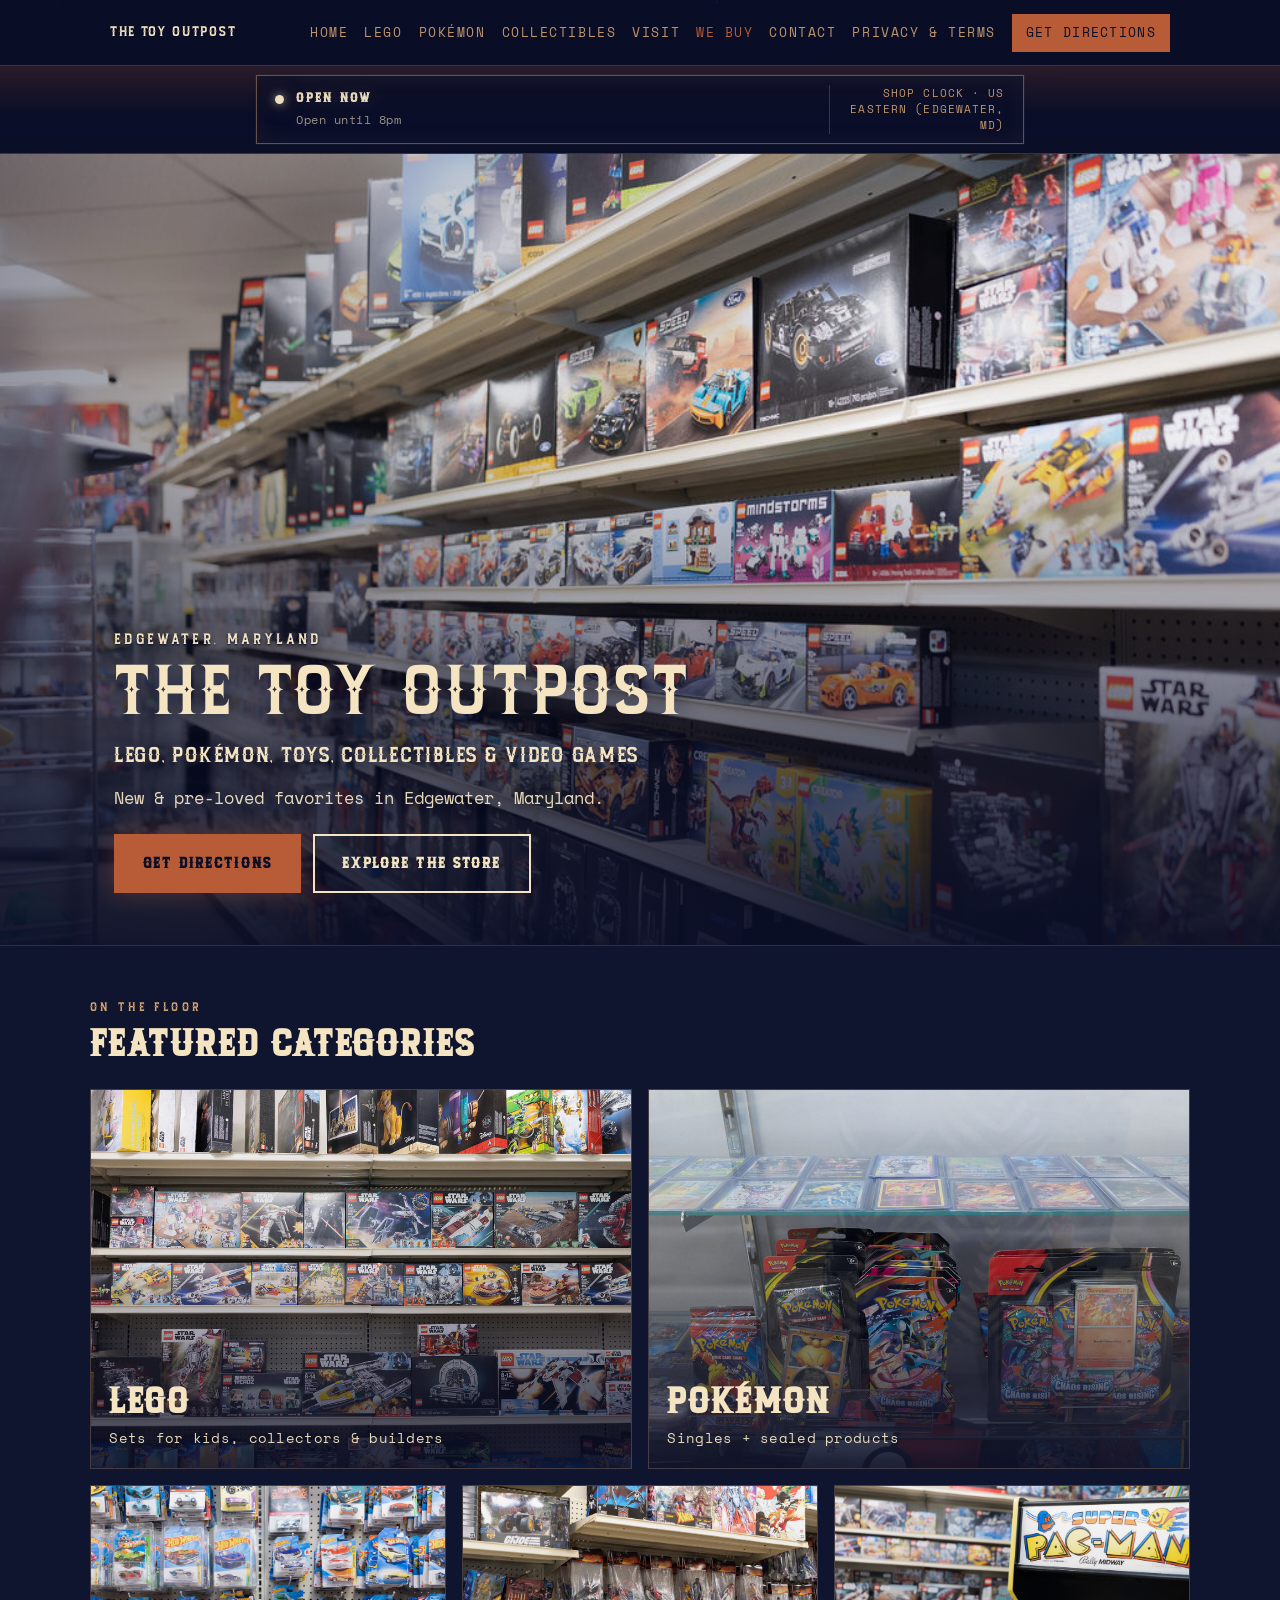
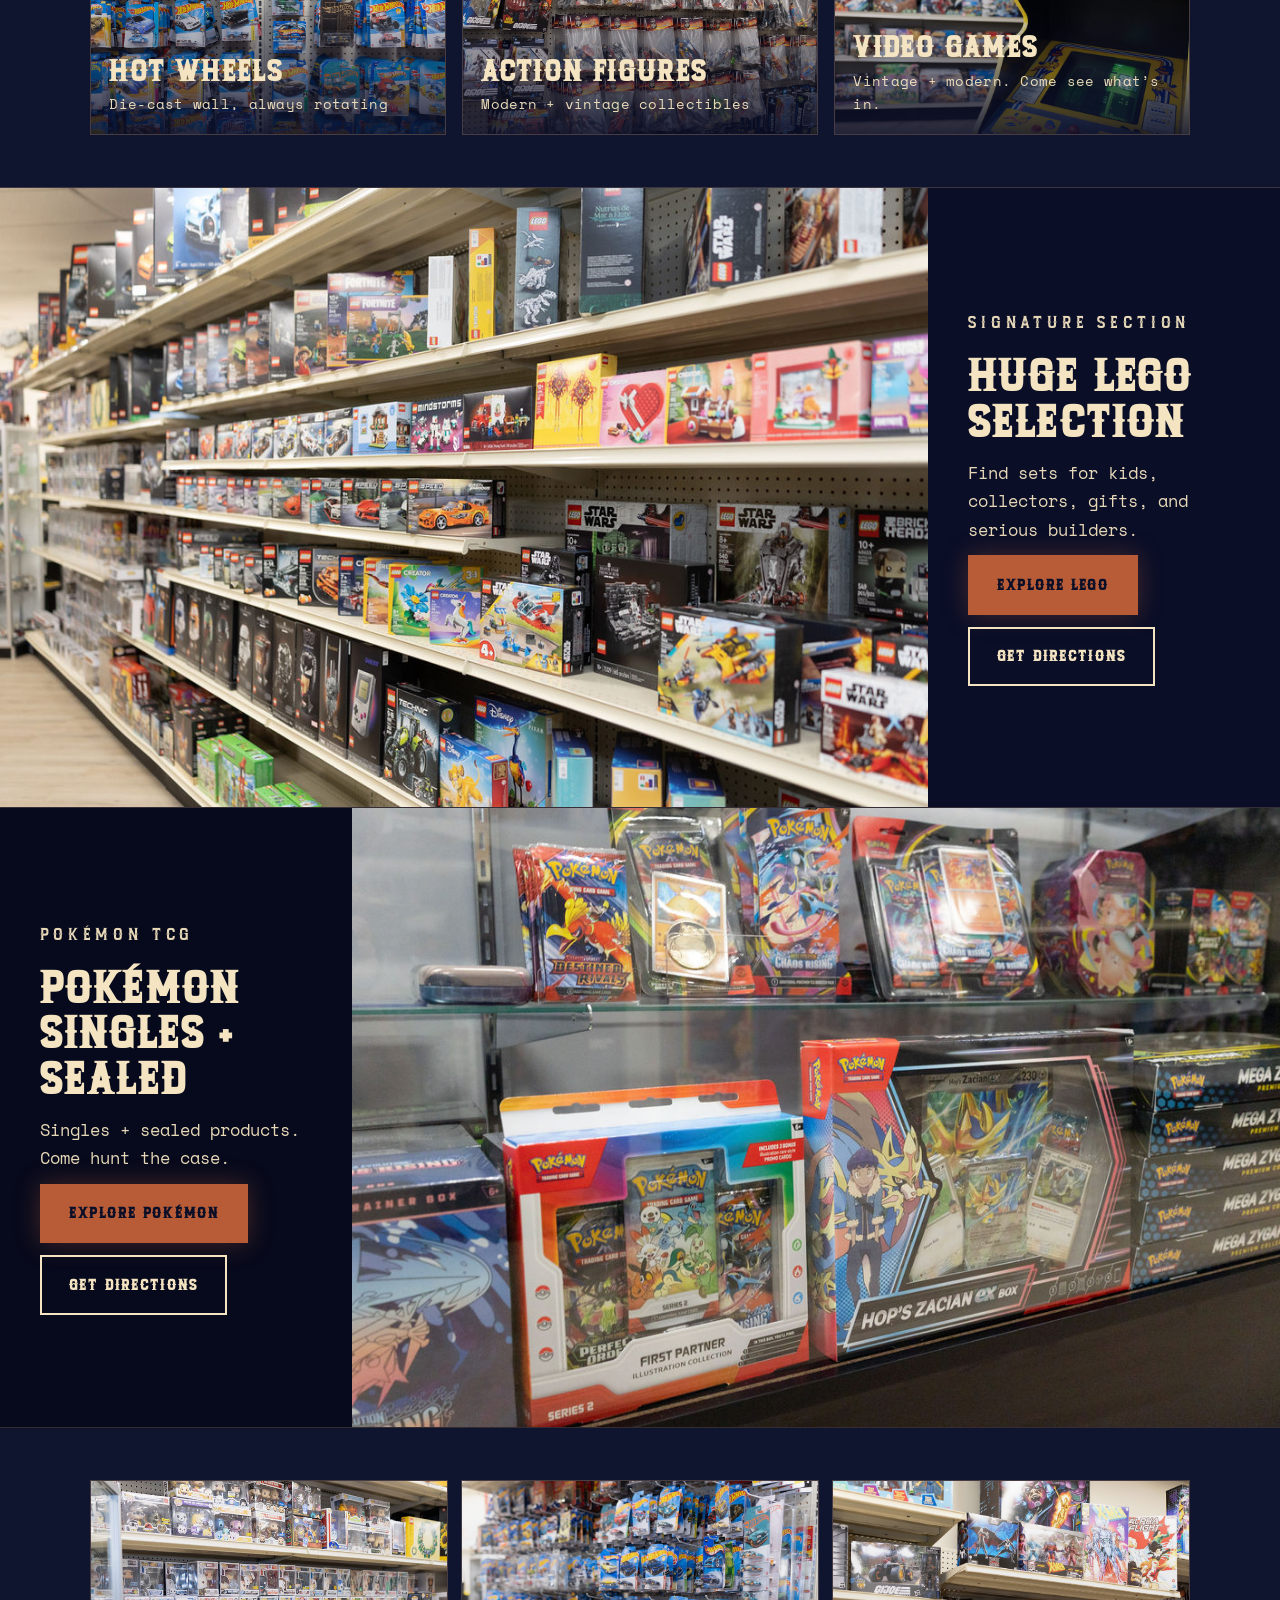
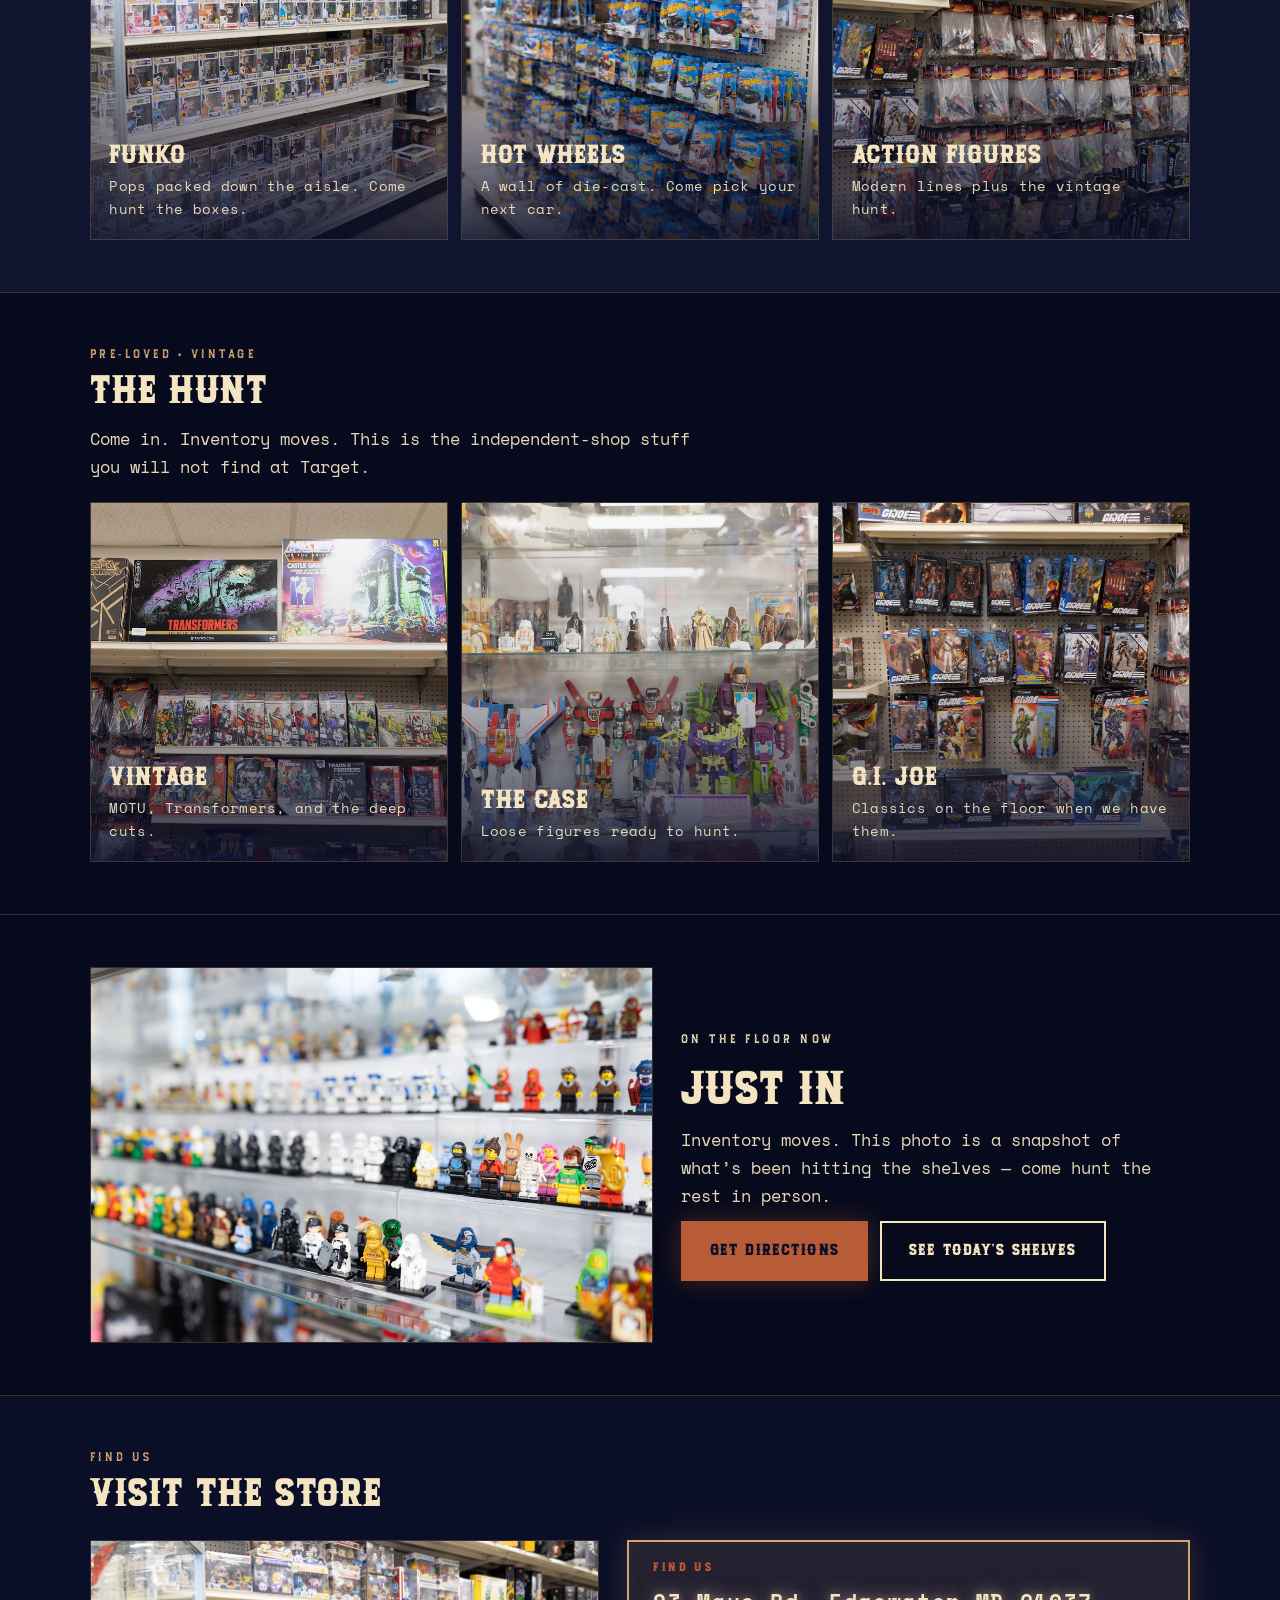
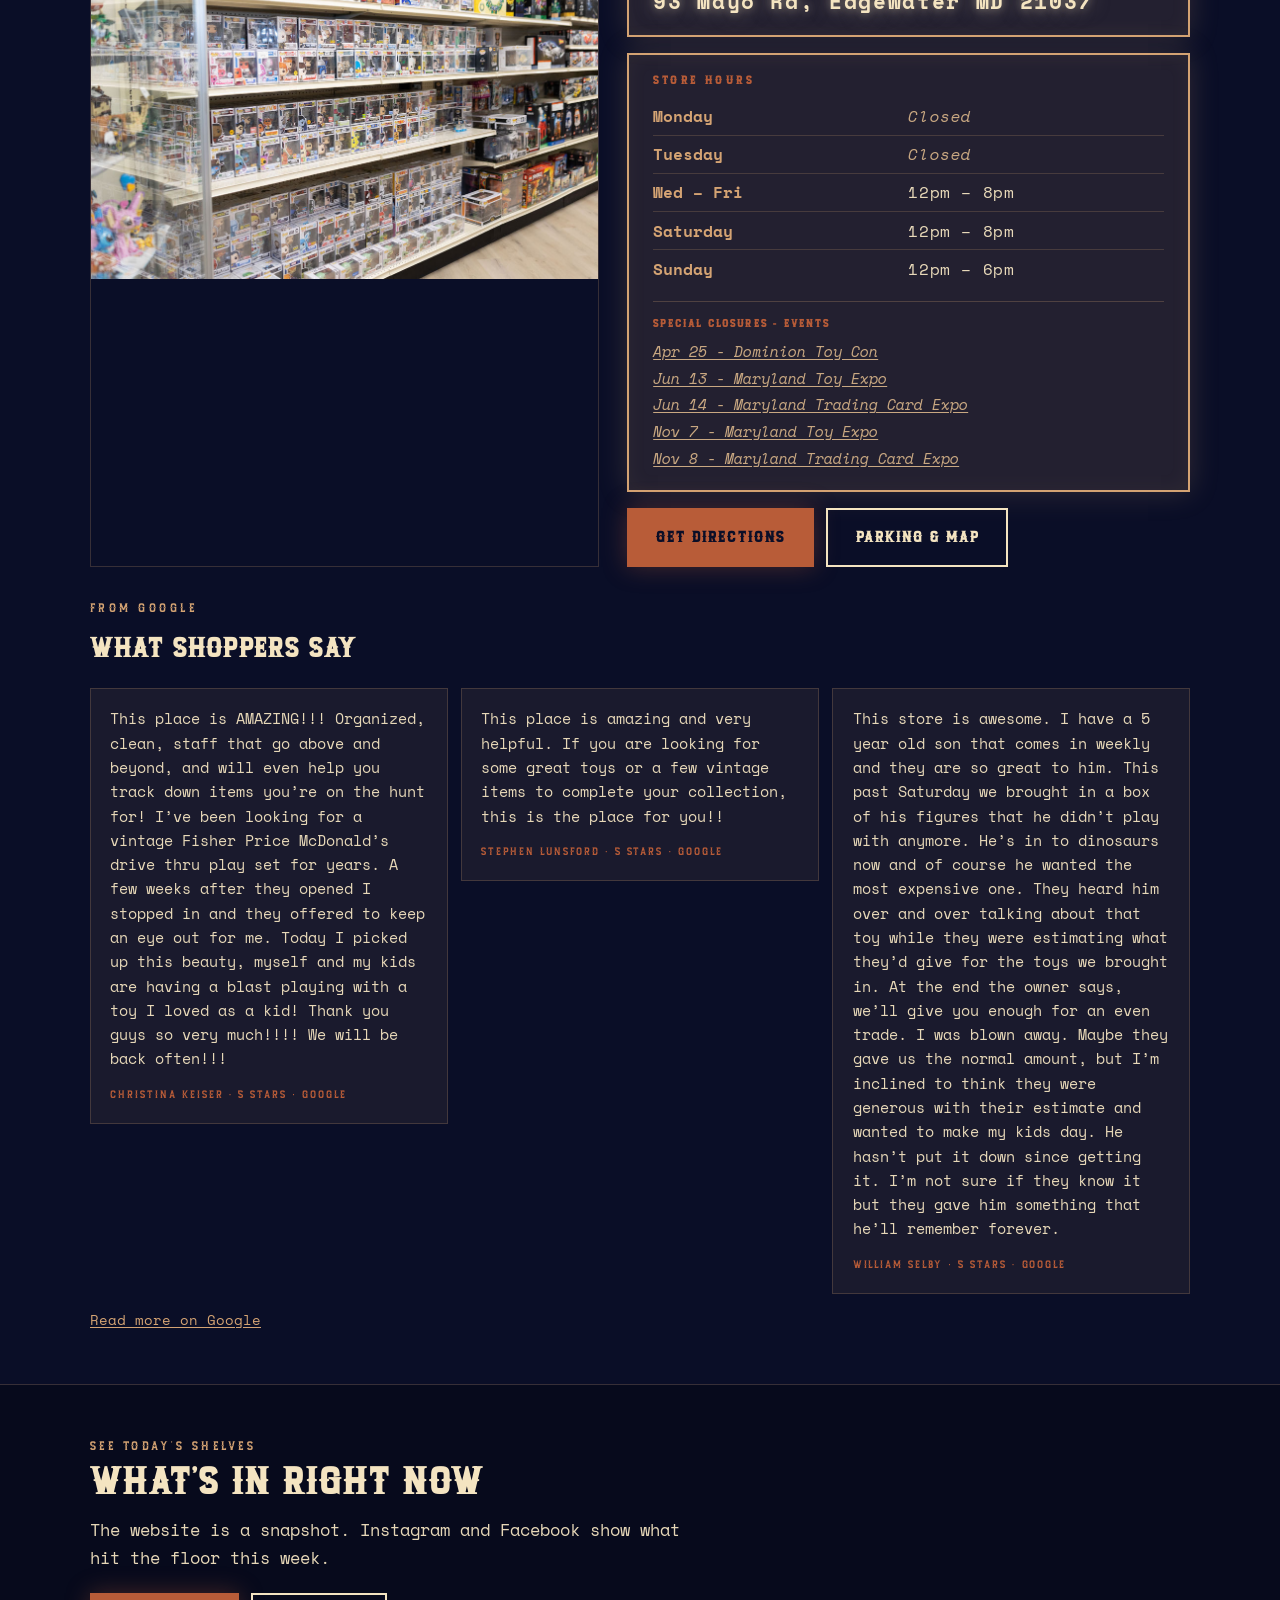
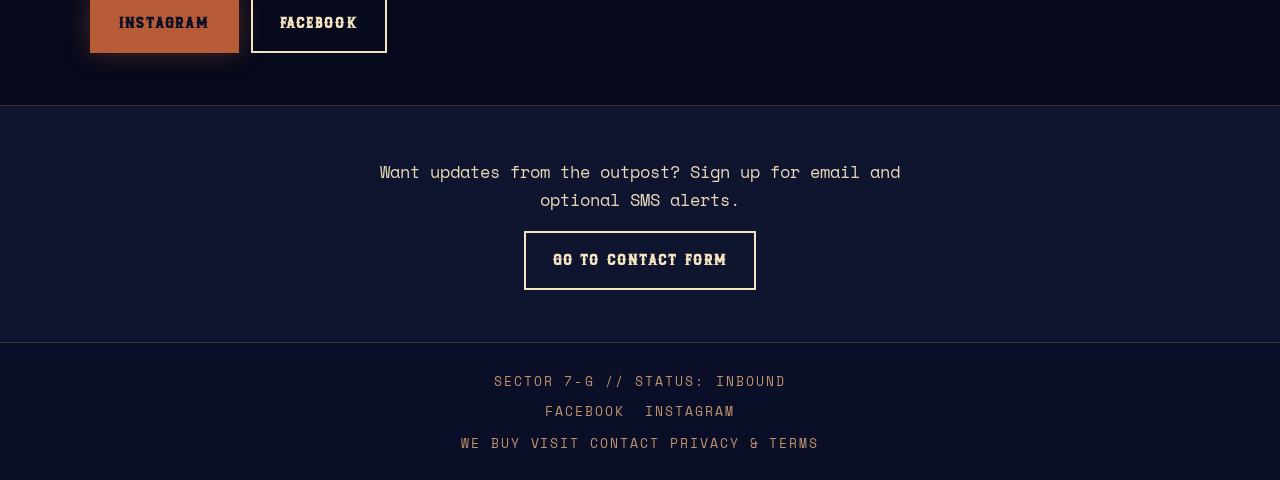
<file: index.html>
<!DOCTYPE html>
<html lang="en">
<head>
    <meta charset="UTF-8">
    <meta name="viewport" content="width=device-width, initial-scale=1.0, viewport-fit=cover">
    <title>Toy Store in Edgewater, MD | LEGO, Pokémon &amp; Collectibles | The Toy Outpost</title>
    <meta name="description" content="The Toy Outpost in Edgewater, Maryland. LEGO, Pokémon TCG, toys, collectibles, and video games — new and pre-loved. Visit 93 Mayo Rd.">
    <link rel="canonical" href="https://toyoutpostco.com/">
    <link rel="icon" type="image/svg+xml" href="favicon.svg">
    <link rel="icon" type="image/png" href="favicon.png">
    <meta property="og:type" content="website">
    <meta property="og:title" content="The Toy Outpost | LEGO, Pokémon &amp; Toys in Edgewater, MD">
    <meta property="og:description" content="LEGO, Pokémon TCG, toys, collectibles, and video games in Edgewater, Maryland. Come hunt the shelves at 93 Mayo Rd.">
    <meta property="og:url" content="https://toyoutpostco.com/">
    <meta property="og:image" content="https://toyoutpostco.com/assets/store/hero-lego-aisle.jpg">
    <link href="https://fonts.googleapis.com/css2?family=Orbitron:wght@400;700;900&family=Space+Mono:wght@400;700&display=swap" rel="stylesheet">
    <script type="application/ld+json">
    {
        "@context": "https://schema.org",
        "@type": "ToyStore",
        "name": "The Toy Outpost",
        "url": "https://toyoutpostco.com/",
        "image": "https://toyoutpostco.com/assets/store/hero-lego-aisle.jpg",
        "telephone": "+14434248697",
        "address": {
            "@type": "PostalAddress",
            "streetAddress": "93 Mayo Rd",
            "addressLocality": "Edgewater",
            "addressRegion": "MD",
            "postalCode": "21037",
            "addressCountry": "US"
        },
        "geo": {
            "@type": "GeoCoordinates",
            "latitude": 38.936255696176296,
            "longitude": -76.55881979204352
        },
        "areaServed": ["Edgewater", "Annapolis", "Anne Arundel County"],
        "openingHoursSpecification": [
            {
                "@type": "OpeningHoursSpecification",
                "dayOfWeek": ["Wednesday", "Thursday", "Friday"],
                "opens": "12:00",
                "closes": "20:00"
            },
            {
                "@type": "OpeningHoursSpecification",
                "dayOfWeek": "Saturday",
                "opens": "12:00",
                "closes": "20:00"
            },
            {
                "@type": "OpeningHoursSpecification",
                "dayOfWeek": "Sunday",
                "opens": "12:00",
                "closes": "18:00"
            }
        ]
    }
    </script>
    <style>
        * {
            margin: 0;
            padding: 0;
            box-sizing: border-box;
        }

        @font-face {
            font-family: 'Rustique';
            src: url('assets/fonts/Rustique-Regular.otf') format('opentype');
            font-weight: 400;
            font-style: normal;
            font-display: swap;
        }

        :root {
            --dust: #D4A373;
            --void: #0A0E27;
            --star: #F4E4C1;
            --rust: #B85C38;
            --text-secondary: rgba(212, 163, 115, 0.9);
            --text-muted: rgba(244, 228, 193, 0.94);
            --surface: #10152f;
            --surface-2: #070a1c;
            --line: rgba(212, 163, 115, 0.22);
        }

        html {
            -webkit-text-size-adjust: 100%;
            text-size-adjust: 100%;
            scroll-behavior: smooth;
        }

        body {
            font-family: 'Space Mono', monospace;
            background: var(--void);
            color: var(--star);
            min-height: 100vh;
            position: relative;
            font-size: 1.0625rem;
            line-height: 1.65;
        }

        .stars {
            position: fixed;
            top: 0;
            left: 0;
            width: 100%;
            height: 100%;
            pointer-events: none;
            z-index: 0;
        }

        .star {
            position: absolute;
            background: var(--star);
            border-radius: 50%;
            animation: twinkle 3s infinite;
        }

        @keyframes twinkle {
            0%, 100% { opacity: 0.3; }
            50% { opacity: 1; }
        }

        .dust-particle {
            position: absolute;
            background: var(--dust);
            opacity: 0.1;
            border-radius: 50%;
            animation: float 20s infinite;
        }

        @keyframes float {
            0%, 100% { transform: translate(0, 0); }
            25% { transform: translate(50px, -30px); }
            50% { transform: translate(-30px, 50px); }
            75% { transform: translate(20px, -40px); }
        }

        @keyframes fadeIn {
            from { opacity: 0; }
            to { opacity: 1; }
        }

        .page {
            position: relative;
            z-index: 10;
        }

        .btn {
            display: inline-flex;
            align-items: center;
            justify-content: center;
            padding: 0.95rem 1.7rem;
            min-height: 48px;
            border: 2px solid var(--rust);
            font-family: 'Rustique', 'Orbitron', sans-serif;
            font-size: clamp(0.82rem, 2vw, 0.95rem);
            font-weight: 700;
            letter-spacing: 0.14em;
            text-transform: uppercase;
            text-decoration: none;
            text-align: center;
            cursor: pointer;
            transition: background 0.25s ease, color 0.25s ease, border-color 0.25s ease, transform 0.2s ease;
        }

        .btn-primary {
            background: var(--rust);
            color: var(--void);
            box-shadow: 0 0 24px rgba(184, 92, 56, 0.35);
        }

        .btn-primary:hover {
            background: #c96a42;
            border-color: #c96a42;
            color: var(--void);
            transform: translateY(-1px);
        }

        .btn-secondary {
            background: transparent;
            color: var(--star);
            border-color: var(--star);
        }

        .btn-secondary:hover {
            background: var(--star);
            color: var(--void);
        }

        .hero-actions,
        .feature-actions {
            display: flex;
            flex-wrap: wrap;
            gap: 0.75rem;
        }

        /* Header / nav / store status */
        .site-header {
            position: sticky;
            top: 0;
            z-index: 30;
            backdrop-filter: blur(8px);
            background: rgba(10, 14, 39, 0.9);
            border-bottom: 1px solid rgba(212, 163, 115, 0.25);
        }

        .site-nav {
            position: relative;
            max-width: 1100px;
            margin: 0 auto;
            padding: 0.85rem 1.25rem;
            padding-left: max(1.25rem, env(safe-area-inset-left));
            padding-right: max(1.25rem, env(safe-area-inset-right));
            display: flex;
            align-items: center;
            justify-content: space-between;
            gap: 0.9rem;
        }

        .nav-brand {
            font-family: 'Rustique', 'Orbitron', sans-serif;
            color: var(--star);
            text-decoration: none;
            font-size: 0.875rem;
            letter-spacing: 0.12em;
            text-transform: uppercase;
            white-space: nowrap;
        }

        .nav-links {
            display: flex;
            align-items: center;
            gap: 1rem;
        }

        .nav-links a {
            color: var(--text-secondary);
            text-decoration: none;
            font-size: 0.8125rem;
            letter-spacing: 0.12em;
            text-transform: uppercase;
            transition: color 0.2s ease;
        }

        .nav-links a:hover {
            color: var(--star);
        }

        .nav-cta {
            color: var(--void) !important;
            background: var(--rust);
            border: 2px solid var(--rust);
            padding: 0.4rem 0.75rem;
            letter-spacing: 0.1em !important;
        }

        .nav-cta:hover {
            background: #c96a42;
            color: var(--void) !important;
        }

        .nav-links a.nav-buy {
            color: var(--rust);
        }

        .nav-links a.nav-buy:hover,
        .nav-links a.nav-buy[aria-current="page"] {
            color: #e08a62;
        }

        .nav-toggle {
            display: none;
            border: 1px solid rgba(212, 163, 115, 0.45);
            background: transparent;
            color: var(--dust);
            padding: 0.45rem 0.65rem;
            min-width: 44px;
            min-height: 44px;
            font-size: 1.15rem;
            line-height: 1;
            cursor: pointer;
        }

        /* Hero */
        .hero {
            position: relative;
            min-height: min(88vh, 820px);
            display: flex;
            align-items: flex-end;
            overflow: hidden;
            border-bottom: 1px solid var(--line);
        }

        .hero-media {
            position: absolute;
            inset: 0;
        }

        .hero-media img {
            width: 100%;
            height: 100%;
            object-fit: cover;
            object-position: 55% 45%;
        }

        .hero-media::after {
            content: '';
            position: absolute;
            inset: 0;
            background:
                linear-gradient(180deg, rgba(10, 14, 39, 0.1) 0%, rgba(10, 14, 39, 0.04) 36%, rgba(10, 14, 39, 0.62) 74%, rgba(10, 14, 39, 0.94) 100%),
                linear-gradient(90deg, rgba(10, 14, 39, 0.4) 0%, rgba(10, 14, 39, 0.08) 42%, transparent 70%);
        }

        .hero-copy {
            position: relative;
            z-index: 1;
            width: 100%;
            max-width: 1100px;
            margin: 0 auto;
            padding: 3.5rem 1.5rem 3.25rem;
            padding-left: max(1.5rem, env(safe-area-inset-left));
            padding-right: max(1.5rem, env(safe-area-inset-right));
        }

        .hero-kicker {
            font-family: 'Rustique', 'Orbitron', sans-serif;
            font-size: clamp(0.82rem, 1.9vw, 0.95rem);
            letter-spacing: 0.22em;
            text-transform: uppercase;
            color: var(--star);
            margin-bottom: 0.55rem;
            text-shadow:
                0 1px 2px rgba(10, 14, 39, 1),
                0 2px 16px rgba(10, 14, 39, 0.95),
                0 0 28px rgba(10, 14, 39, 0.8);
        }

        .hero h1 {
            font-family: 'Rustique', 'Orbitron', sans-serif;
            font-size: clamp(2.1rem, 7vw, 4.4rem);
            font-weight: 400;
            letter-spacing: 0.06em;
            line-height: 0.95;
            text-transform: uppercase;
            color: var(--star);
            text-shadow: 0 2px 24px rgba(10, 14, 39, 0.8);
            margin-bottom: 0.7rem;
        }

        .hero-sub {
            font-family: 'Rustique', 'Orbitron', sans-serif;
            font-size: clamp(0.95rem, 2.4vw, 1.35rem);
            letter-spacing: 0.08em;
            text-transform: uppercase;
            color: var(--star);
            margin-bottom: 0.55rem;
            max-width: 34rem;
            text-shadow: 0 2px 16px rgba(10, 14, 39, 0.85);
        }

        .hero-place {
            font-size: clamp(0.95rem, 2vw, 1.05rem);
            color: var(--text-muted);
            margin-bottom: 1.4rem;
            max-width: 32rem;
            text-shadow: 0 2px 14px rgba(10, 14, 39, 0.9);
        }

        /* Categories */
        .section-pad {
            padding: 3.25rem 1.5rem;
            padding-left: max(1.5rem, env(safe-area-inset-left));
            padding-right: max(1.5rem, env(safe-area-inset-right));
        }

        .section-inner {
            max-width: 1100px;
            margin: 0 auto;
        }

        .categories {
            background: var(--surface);
            border-bottom: 1px solid var(--line);
            scroll-margin-top: 7.5rem;
        }

        .section-label {
            font-family: 'Rustique', 'Orbitron', sans-serif;
            font-size: clamp(0.7rem, 1.7vw, 0.78rem);
            letter-spacing: 0.28em;
            text-transform: uppercase;
            color: var(--dust);
            margin-bottom: 0.45rem;
        }

        .section-heading {
            font-family: 'Rustique', 'Orbitron', sans-serif;
            font-size: clamp(1.55rem, 4vw, 2.35rem);
            letter-spacing: 0.08em;
            text-transform: uppercase;
            line-height: 1.05;
            margin-bottom: 1.5rem;
        }

        .category-grid {
            display: grid;
            grid-template-columns: 1fr;
            gap: 0.85rem;
        }

        .cat-card {
            position: relative;
            display: block;
            min-height: 240px;
            overflow: hidden;
            text-decoration: none;
            color: var(--star);
            border: 1px solid rgba(212, 163, 115, 0.28);
            isolation: isolate;
        }

        .cat-card img {
            position: absolute;
            inset: 0;
            width: 100%;
            height: 100%;
            object-fit: cover;
            transition: transform 0.45s ease;
        }

        .cat-card::after {
            content: '';
            position: absolute;
            inset: 0;
            background: linear-gradient(180deg, rgba(10, 14, 39, 0.02) 0%, rgba(10, 14, 39, 0.12) 48%, rgba(10, 14, 39, 0.88) 100%);
            z-index: 1;
        }

        .cat-card:hover img,
        .cat-card:focus-visible img {
            transform: scale(1.06);
        }

        .cat-card:hover,
        .cat-card:focus-visible {
            border-color: rgba(244, 228, 193, 0.55);
            outline: none;
        }

        .cat-card-copy {
            position: absolute;
            left: 0;
            right: 0;
            bottom: 0;
            z-index: 2;
            padding: 1.15rem 1.15rem 1.2rem;
        }

        .cat-card h3 {
            font-family: 'Rustique', 'Orbitron', sans-serif;
            font-size: clamp(1.35rem, 3.2vw, 1.85rem);
            letter-spacing: 0.08em;
            text-transform: uppercase;
            line-height: 1;
            margin-bottom: 0.3rem;
        }

        .cat-card p {
            font-size: 0.88rem;
            color: var(--text-muted);
            letter-spacing: 0.02em;
        }

        .cat-lego,
        .cat-pokemon {
            min-height: 300px;
        }

        .cat-lego h3,
        .cat-pokemon h3 {
            font-size: clamp(1.7rem, 4vw, 2.25rem);
        }

        /* Feature bands */
        .feature-band {
            position: relative;
            display: grid;
            grid-template-columns: 1fr;
            background: var(--void);
            border-bottom: 1px solid var(--line);
            scroll-margin-top: 7.5rem;
        }

        .feature-band--alt {
            background: var(--surface-2);
        }

        .feature-photo {
            position: relative;
            min-height: 260px;
            overflow: hidden;
        }

        .feature-photo img {
            width: 100%;
            height: 100%;
            object-fit: cover;
            display: block;
            min-height: 260px;
            max-height: 360px;
        }

        .feature-copy {
            padding: 2rem 1.5rem 2.25rem;
            padding-left: max(1.5rem, env(safe-area-inset-left));
            padding-right: max(1.5rem, env(safe-area-inset-right));
            display: flex;
            flex-direction: column;
            justify-content: center;
            gap: 0.7rem;
        }

        .feature-copy h2 {
            font-family: 'Rustique', 'Orbitron', sans-serif;
            font-size: clamp(1.7rem, 4.6vw, 2.8rem);
            letter-spacing: 0.07em;
            text-transform: uppercase;
            line-height: 1.02;
        }

        .feature-copy p {
            font-size: clamp(0.98rem, 2vw, 1.08rem);
            color: var(--text-muted);
            max-width: 34rem;
        }

        /* Inventory trio */
        .inventory-trio {
            background: var(--surface);
            border-bottom: 1px solid var(--line);
        }

        .trio-grid {
            display: grid;
            grid-template-columns: 1fr;
            gap: 0.85rem;
        }

        .trio-card {
            min-height: 280px;
        }

        .trio-card h3 {
            font-size: clamp(1.25rem, 3vw, 1.55rem);
        }

        /* Visit / hours */
        .visit-section {
            background: var(--void);
            border-bottom: 1px solid var(--line);
            scroll-margin-top: 7.5rem;
        }

        .visit-layout {
            display: grid;
            grid-template-columns: 1fr;
            gap: 1.25rem;
        }

        .visit-photo {
            overflow: hidden;
            border: 1px solid var(--line);
            min-height: 220px;
        }

        .visit-photo img {
            width: 100%;
            height: 100%;
            object-fit: cover;
            display: block;
            min-height: 220px;
            max-height: 320px;
        }

        .address-callout,
        .hours-callout {
            width: 100%;
            padding: 1rem 1.5rem;
            background: rgba(212, 163, 115, 0.12);
            border: 2px solid var(--dust);
            box-shadow: 0 0 28px rgba(212, 163, 115, 0.2),
                        inset 0 0 20px rgba(212, 163, 115, 0.06);
        }

        .address-callout {
            margin-bottom: 1rem;
        }

        .find-us {
            font-family: 'Rustique', 'Orbitron', sans-serif;
            font-size: 0.72rem;
            font-weight: 700;
            letter-spacing: 0.3em;
            color: var(--rust);
            text-transform: uppercase;
            margin-bottom: 0.5rem;
            display: block;
        }

        .address {
            font-family: 'Space Mono', monospace;
            font-size: clamp(1.05rem, 2.4vw, 1.3rem);
            font-weight: 700;
            color: var(--star);
            letter-spacing: 0.08em;
            text-shadow: 0 0 20px rgba(244, 228, 193, 0.5),
                         0 0 8px rgba(244, 228, 193, 0.4);
        }

        .address a {
            color: inherit;
            text-decoration: none;
        }

        .address a:hover {
            text-decoration: underline;
            color: var(--star);
        }

        .hours-table {
            width: 100%;
            border-collapse: collapse;
            font-size: clamp(0.9rem, 1.9vw, 0.98rem);
            line-height: 1.55;
            color: var(--text-muted);
        }

        .hours-table caption {
            position: absolute;
            width: 1px;
            height: 1px;
            padding: 0;
            margin: -1px;
            overflow: hidden;
            clip: rect(0, 0, 0, 0);
            white-space: nowrap;
            border: 0;
        }

        .hours-table th,
        .hours-table td {
            padding: 0.4rem 0;
            text-align: left;
            vertical-align: top;
            border-bottom: 1px solid rgba(212, 163, 115, 0.2);
        }

        .hours-table tr:last-child th,
        .hours-table tr:last-child td {
            border-bottom: none;
        }

        .hours-table th {
            font-weight: 700;
            color: var(--dust);
            padding-right: 1rem;
            white-space: nowrap;
        }

        .hours-table td {
            letter-spacing: 0.04em;
        }

        .hours-table .closed {
            color: #c9a882;
            font-style: italic;
        }

        .hours-table .closed a {
            color: inherit;
            text-decoration: underline;
            text-underline-offset: 0.14em;
        }

        .hours-table .closed a:hover {
            color: var(--dust);
        }

        .special-closures {
            margin-top: 0.85rem;
            padding-top: 0.8rem;
            border-top: 1px solid rgba(212, 163, 115, 0.25);
            text-align: left;
        }

        .special-closures-title {
            display: block;
            margin-bottom: 0.45rem;
            font-family: 'Rustique', 'Orbitron', sans-serif;
            font-size: 0.68rem;
            font-weight: 700;
            letter-spacing: 0.2em;
            text-transform: uppercase;
            color: var(--rust);
        }

        .special-closures-list {
            margin: 0;
            padding: 0;
            list-style: none;
        }

        .special-closures-list li {
            margin: 0.3rem 0;
            color: #c9a882;
            font-style: italic;
            font-size: clamp(0.85rem, 1.8vw, 0.95rem);
            line-height: 1.45;
        }

        .special-closures-list a {
            color: inherit;
            text-decoration: underline;
            text-underline-offset: 0.14em;
        }

        .special-closures-list a:hover {
            color: var(--dust);
        }

        .hours-note {
            color: rgba(212, 163, 115, 0.88);
            font-size: clamp(0.82rem, 1.75vw, 0.9rem);
            line-height: 1.55;
            font-weight: 400;
        }

        .visit-actions {
            margin-top: 1rem;
        }

        .google-proof {
            margin-top: 0.85rem;
            font-size: 0.9rem;
            color: var(--text-muted);
        }

        .google-proof a {
            color: var(--dust);
            text-underline-offset: 0.14em;
        }

        .google-proof a:hover {
            color: var(--star);
        }

        .reviews {
            margin-top: 2rem;
        }

        .reviews-heading {
            font-family: 'Rustique', 'Orbitron', sans-serif;
            font-size: clamp(1.25rem, 3vw, 1.7rem);
            letter-spacing: 0.08em;
            text-transform: uppercase;
            margin-bottom: 1rem;
        }

        .review-grid {
            display: grid;
            grid-template-columns: 1fr;
            gap: 0.85rem;
        }

        .review-card {
            margin: 0;
            padding: 1.15rem 1.2rem 1.2rem;
            border: 1px solid var(--line);
            background: rgba(212, 163, 115, 0.08);
        }

        .review-card p {
            color: var(--text-muted);
            font-size: 0.92rem;
            line-height: 1.65;
        }

        .review-card footer {
            margin-top: 0.9rem;
            font-family: 'Rustique', 'Orbitron', sans-serif;
            font-size: 0.68rem;
            letter-spacing: 0.18em;
            text-transform: uppercase;
            color: var(--rust);
        }

        .hunt-section,
        .just-in,
        .shelves-now,
        .event-slot {
            background: var(--surface-2);
            border-bottom: 1px solid var(--line);
        }

        .hunt-section .section-lead,
        .just-in .section-lead,
        .shelves-now .section-lead {
            max-width: 38rem;
            margin: -0.75rem 0 1.35rem;
            color: var(--text-muted);
        }

        .just-in-layout {
            display: grid;
            grid-template-columns: 1fr;
            gap: 1.25rem;
            align-items: center;
        }

        .just-in-photo {
            overflow: hidden;
            border: 1px solid var(--line);
            min-height: 220px;
        }

        .just-in-photo img {
            width: 100%;
            height: 100%;
            object-fit: cover;
            display: block;
            min-height: 220px;
            max-height: 360px;
        }

        .just-in-copy {
            display: flex;
            flex-direction: column;
            gap: 0.7rem;
        }

        .just-in-copy h2 {
            font-family: 'Rustique', 'Orbitron', sans-serif;
            font-size: clamp(1.7rem, 4.6vw, 2.8rem);
            letter-spacing: 0.07em;
            text-transform: uppercase;
            line-height: 1.02;
        }

        .just-in-copy p {
            color: var(--text-muted);
            max-width: 34rem;
        }

        .event-slot-inner {
            border: 1px solid var(--line);
            background: rgba(184, 92, 56, 0.12);
            padding: 1.25rem 1.35rem;
        }

        .event-slot[hidden] {
            display: none !important;
        }

        .shelves-now {
            text-align: left;
        }

        .shelves-now .feature-actions {
            margin-top: 0.35rem;
        }

        /* Contact + footer */
        .contact-section {
            background: var(--surface);
            border-bottom: 1px solid var(--line);
            text-align: center;
        }

        .contact-section .prompt {
            max-width: 520px;
            margin: 0 auto 1rem;
            font-size: clamp(0.98rem, 2.2vw, 1.08rem);
            color: var(--text-muted);
        }

        .footer-info {
            background: var(--void);
            padding: 1.75rem 1.5rem max(1.5rem, env(safe-area-inset-bottom));
            text-align: center;
        }

        .coordinates {
            font-family: 'Space Mono', monospace;
            font-size: 0.8125rem;
            color: var(--text-secondary);
            letter-spacing: 0.16em;
        }

        .footer-link,
        .footer-contact-link,
        .secondary-link {
            display: inline-block;
            margin-top: 0.65rem;
            font-size: 0.8125rem;
            color: var(--text-secondary);
            letter-spacing: 0.15em;
            text-decoration: none;
            text-transform: uppercase;
            transition: color 0.2s ease;
        }

        .footer-link:hover,
        .footer-contact-link:hover,
        .secondary-link:hover {
            color: var(--dust);
        }

        .social-links {
            margin-top: 0.5rem;
            display: flex;
            justify-content: center;
            gap: 1.25rem;
            flex-wrap: wrap;
        }

        .social-links a {
            font-size: 0.8125rem;
            color: var(--text-secondary);
            letter-spacing: 0.15em;
            text-decoration: none;
            text-transform: uppercase;
            transition: color 0.2s ease;
        }

        .social-links a:hover {
            color: var(--dust);
        }

        /* Sticky mobile directions */
        .sticky-directions {
            display: none;
        }

        @media (max-width: 768px) {
            .nav-toggle {
                display: inline-flex;
                align-items: center;
                justify-content: center;
            }

            .nav-links {
                display: none;
                position: absolute;
                z-index: 40;
                top: calc(100% + 0.45rem);
                left: max(1.25rem, env(safe-area-inset-left));
                right: max(1.25rem, env(safe-area-inset-right));
                flex-direction: column;
                align-items: flex-start;
                gap: 0.7rem;
                padding: 0.9rem;
                background: rgba(10, 14, 39, 0.96);
                border: 1px solid rgba(212, 163, 115, 0.35);
            }

            .nav-links.open {
                display: flex;
            }

            .nav-links a {
                width: 100%;
                font-size: 0.875rem;
                padding: 0.2rem 0;
            }

            .nav-cta {
                width: auto;
                text-align: center;
            }

            .hero {
                min-height: min(78dvh, 680px);
            }

            .hero-copy {
                padding-top: 2.5rem;
                padding-bottom: 2rem;
            }

            .sticky-directions {
                display: flex;
                position: fixed;
                left: 0;
                right: 0;
                bottom: 0;
                z-index: 50;
                gap: 0.65rem;
                align-items: center;
                justify-content: space-between;
                padding: 0.7rem 1rem max(0.7rem, env(safe-area-inset-bottom));
                background: rgba(10, 14, 39, 0.96);
                border-top: 1px solid rgba(212, 163, 115, 0.35);
                backdrop-filter: blur(10px);
            }

            .sticky-directions .btn {
                flex: 1 1 auto;
                padding: 0.85rem 1rem;
            }

            .sticky-hours {
                flex: 0 0 auto;
                color: var(--star);
                font-family: 'Rustique', 'Orbitron', sans-serif;
                font-size: 0.75rem;
                letter-spacing: 0.14em;
                text-transform: uppercase;
                text-decoration: none;
                padding: 0.75rem 0.7rem;
                border: 1px solid rgba(244, 228, 193, 0.4);
            }

            .sticky-hours:hover {
                color: var(--star);
            }

            .footer-info {
                padding-bottom: max(5.5rem, calc(4.25rem + env(safe-area-inset-bottom)));
            }

            .section-pad {
                padding-top: 2.35rem;
                padding-bottom: 2.35rem;
            }

            .feature-copy {
                padding-top: 1.5rem;
                padding-bottom: 1.75rem;
            }
        }

        @media (min-width: 769px) {
            .category-grid {
                grid-template-columns: repeat(6, 1fr);
                gap: 1rem;
            }

            .cat-lego,
            .cat-pokemon {
                grid-column: span 3;
                min-height: 380px;
            }

            .cat-hw,
            .cat-af,
            .cat-vg {
                grid-column: span 2;
                min-height: 250px;
            }

            .feature-band {
                grid-template-columns: 1.45fr 0.55fr;
                min-height: 580px;
            }

            .feature-band--reverse {
                grid-template-columns: 0.55fr 1.45fr;
            }

            .feature-band--reverse .feature-photo {
                order: 2;
            }

            .feature-photo,
            .feature-photo img {
                min-height: 580px;
                max-height: none;
                height: 100%;
            }

            .feature-copy {
                padding: 3rem 2.5rem;
            }

            .trio-grid {
                grid-template-columns: repeat(3, 1fr);
            }

            .trio-card {
                min-height: 360px;
            }

            .visit-layout {
                grid-template-columns: 0.95fr 1.05fr;
                align-items: start;
                gap: 1.75rem;
            }

            .review-grid {
                grid-template-columns: repeat(3, 1fr);
                align-items: start;
            }

            .visit-photo,
            .visit-photo img {
                min-height: 100%;
                max-height: none;
            }

            .just-in-layout {
                grid-template-columns: 1.05fr 0.95fr;
                gap: 1.75rem;
            }

            .just-in-photo,
            .just-in-photo img {
                min-height: 100%;
                max-height: none;
            }
        }

        @media (max-width: 430px) {
            .hero h1 {
                font-size: clamp(1.85rem, 11vw, 2.4rem);
            }

            .hero-sub {
                font-size: 0.95rem;
                letter-spacing: 0.05em;
            }

            .cat-card {
                min-height: 220px;
            }

            .cat-lego,
            .cat-pokemon {
                min-height: 270px;
            }
        }

        @media (prefers-reduced-motion: reduce) {
            html {
                scroll-behavior: auto;
            }
            .star {
                animation: none;
            }
            .cat-card img,
            .btn {
                transition: none;
            }
        }
    </style>
    <link rel="stylesheet" href="assets/store-status.css">

</head>
<body>

    <header class="site-header">
        <nav class="site-nav" aria-label="Main">
            <a href="/" class="nav-brand">The Toy Outpost</a>
            <button class="nav-toggle" type="button" aria-expanded="false" aria-controls="main-nav-links" aria-label="Toggle navigation">&#9776;</button>
            <div class="nav-links" id="main-nav-links">
                <a href="/" aria-current="page">Home</a>
                <a href="/lego.html">LEGO</a>
                <a href="/pokemon.html">Pokémon</a>
                <a href="/collectibles.html">Collectibles</a>
                <a href="/visit.html">Visit</a>
                <a class="nav-buy" href="/sell-your-toys.html">We Buy</a>
                <a href="/contact.html">Contact</a>
                <a href="/privacy-and-terms.html">Privacy &amp; Terms</a>
                <a class="nav-cta" href="/visit.html">Get Directions</a>
            </div>
        </nav>
        <div class="site-ops-bar" role="region" aria-label="Store open status">
            <div class="site-ops-inner">
                <p class="store-status" id="store-status" data-open="false" role="status" aria-live="polite" aria-atomic="true">
                    <span class="store-status-primary">
                        <span class="store-status-dot" aria-hidden="true"></span>
                        <span class="store-status-lines">
                            <span class="store-status-main" id="store-status-main">…</span>
                            <span class="store-status-hint" id="store-status-hint"></span>
                        </span>
                    </span>
                    <span class="store-status-tz">Shop clock · US Eastern (Edgewater, MD)</span>
                </p>
            </div>
        </div>
    </header>
    <div class="stars" id="starfield"></div>

    <main class="page">
        <section class="hero" aria-labelledby="hero-heading">
            <div class="hero-media">
                <img src="assets/store/hero-lego-aisle.jpg" width="1024" height="683" alt="A long aisle of LEGO sets filling the shelves at The Toy Outpost in Edgewater, Maryland." fetchpriority="high" decoding="async">
            </div>
            <div class="hero-copy">
                <p class="hero-kicker">Edgewater, Maryland</p>
                <h1 id="hero-heading">The Toy Outpost</h1>
                <p class="hero-sub">LEGO, Pokémon, Toys, Collectibles &amp; Video Games</p>
                <p class="hero-place">New &amp; pre-loved favorites in Edgewater, Maryland.</p>
                <div class="hero-actions">
                    <a class="btn btn-primary" href="/visit.html">Get Directions</a>
                    <a class="btn btn-secondary" href="#categories">Explore the Store</a>
                </div>
            </div>
        </section>

        <section class="categories section-pad" id="categories" aria-labelledby="categories-heading">
            <div class="section-inner">
                <p class="section-label">On the floor</p>
                <h2 class="section-heading" id="categories-heading">Featured categories</h2>
                <div class="category-grid">
                    <a class="cat-card cat-lego" href="/lego.html">
                        <img src="assets/store/lego-star-wars.jpg" width="1024" height="683" alt="Shelves of LEGO sets at The Toy Outpost." loading="lazy" decoding="async">
                        <div class="cat-card-copy">
                            <h3>LEGO</h3>
                            <p>Sets for kids, collectors &amp; builders</p>
                        </div>
                    </a>
                    <a class="cat-card cat-pokemon" href="/pokemon.html">
                        <img src="assets/store/pokemon-singles.jpg" width="1024" height="683" alt="Pokémon TCG singles and sealed packs in a glass case." loading="lazy" decoding="async">
                        <div class="cat-card-copy">
                            <h3>Pokémon</h3>
                            <p>Singles + sealed products</p>
                        </div>
                    </a>
                    <a class="cat-card cat-hw" href="/collectibles.html#hot-wheels">
                        <img src="assets/store/hot-wheels.jpg" width="1024" height="683" alt="A pegboard wall packed with Hot Wheels cars." loading="lazy" decoding="async">
                        <div class="cat-card-copy">
                            <h3>Hot Wheels</h3>
                            <p>Die-cast wall, always rotating</p>
                        </div>
                    </a>
                    <a class="cat-card cat-af" href="/collectibles.html#action-figures">
                        <img src="assets/store/action-figures.jpg" width="1024" height="1536" alt="Shelves of Marvel, DC, G.I. Joe, and bagged action figures." loading="lazy" decoding="async">
                        <div class="cat-card-copy">
                            <h3>Action Figures</h3>
                            <p>Modern + vintage collectibles</p>
                        </div>
                    </a>
                    <a class="cat-card cat-vg" id="video-games" href="/collectibles.html#video-games">
                        <img src="assets/store/video-games.jpg" width="1024" height="683" alt="A free-play Super Pac-Man machine on the shop floor at The Toy Outpost." loading="lazy" decoding="async">
                        <div class="cat-card-copy">
                            <h3>Video Games</h3>
                            <p>Vintage + modern. Come see what’s in.</p>
                        </div>
                    </a>
                </div>
            </div>
        </section>

        <section class="feature-band" id="lego" aria-labelledby="lego-heading">
            <div class="feature-photo">
                <img src="assets/store/lego-wall.jpg" width="1024" height="683" alt="Floor-to-ceiling LEGO wall with Star Wars, Speed Champions, Technic, and more." loading="lazy" decoding="async">
            </div>
            <div class="feature-copy">
                <p class="section-label">Signature section</p>
                <h2 id="lego-heading">Huge LEGO Selection</h2>
                <p>Find sets for kids, collectors, gifts, and serious builders.</p>
                <div class="feature-actions">
                    <a class="btn btn-primary" href="/lego.html">Explore LEGO</a>
                    <a class="btn btn-secondary" href="/visit.html">Get Directions</a>
                </div>
            </div>
        </section>

        <section class="feature-band feature-band--alt feature-band--reverse" id="pokemon" aria-labelledby="pokemon-heading">
            <div class="feature-photo">
                <img src="assets/store/pokemon-sealed.jpg" width="1024" height="683" alt="Sealed Pokémon TCG boxes, tins, and blister packs in a display case." loading="lazy" decoding="async">
            </div>
            <div class="feature-copy">
                <p class="section-label">Pokémon TCG</p>
                <h2 id="pokemon-heading">Pokémon Singles + Sealed</h2>
                <p>Singles + sealed products. Come hunt the case.</p>
                <div class="feature-actions">
                    <a class="btn btn-primary" href="/pokemon.html">Explore Pokémon</a>
                    <a class="btn btn-secondary" href="/visit.html">Get Directions</a>
                </div>
            </div>
        </section>

        <section class="inventory-trio section-pad" aria-label="More on the floor">
            <div class="section-inner">
                <div class="trio-grid">
                    <a class="cat-card trio-card" href="/collectibles.html#funko">
                        <img src="assets/store/funko-aisle.jpg" width="1024" height="683" alt="An aisle of boxed Funko Pops at The Toy Outpost." loading="lazy" decoding="async">
                        <div class="cat-card-copy">
                            <h3>Funko</h3>
                            <p>Pops packed down the aisle. Come hunt the boxes.</p>
                        </div>
                    </a>
                    <a class="cat-card trio-card" id="hot-wheels" href="/collectibles.html#hot-wheels">
                        <img src="assets/store/hot-wheels-wall.jpg" width="1024" height="1536" alt="Floor-to-ceiling Hot Wheels peg wall at The Toy Outpost." loading="lazy" decoding="async">
                        <div class="cat-card-copy">
                            <h3>Hot Wheels</h3>
                            <p>A wall of die-cast. Come pick your next car.</p>
                        </div>
                    </a>
                    <a class="cat-card trio-card" id="action-figures" href="/collectibles.html#action-figures">
                        <img src="assets/store/action-figures.jpg" width="1024" height="1536" alt="Shelves of Marvel, DC, G.I. Joe, and bagged action figures." loading="lazy" decoding="async">
                        <div class="cat-card-copy">
                            <h3>Action Figures</h3>
                            <p>Modern lines plus the vintage hunt.</p>
                        </div>
                    </a>
                </div>
            </div>
        </section>

        <section class="hunt-section section-pad" id="the-hunt" aria-labelledby="hunt-heading">
            <div class="section-inner">
                <p class="section-label">Pre-loved + vintage</p>
                <h2 class="section-heading" id="hunt-heading">The hunt</h2>
                <p class="section-lead">Come in. Inventory moves. This is the independent-shop stuff you will not find at Target.</p>
                <div class="trio-grid">
                    <a class="cat-card trio-card" href="/collectibles.html#the-hunt">
                        <img src="assets/store/hunt-vintage.jpg" width="1024" height="683" alt="Vintage Masters of the Universe and Transformers on the shelf at The Toy Outpost." loading="lazy" decoding="async">
                        <div class="cat-card-copy">
                            <h3>Vintage</h3>
                            <p>MOTU, Transformers, and the deep cuts.</p>
                        </div>
                    </a>
                    <a class="cat-card trio-card" href="/collectibles.html#action-figures">
                        <img src="assets/store/hunt-case.jpg" width="1024" height="683" alt="A glass case of loose action figures and collectibles." loading="lazy" decoding="async">
                        <div class="cat-card-copy">
                            <h3>The case</h3>
                            <p>Loose figures ready to hunt.</p>
                        </div>
                    </a>
                    <a class="cat-card trio-card" href="/collectibles.html#the-hunt">
                        <img src="assets/store/hunt-gijoe.jpg" width="1024" height="683" alt="Vintage G.I. Joe figures and vehicles on the shelf." loading="lazy" decoding="async">
                        <div class="cat-card-copy">
                            <h3>G.I. Joe</h3>
                            <p>Classics on the floor when we have them.</p>
                        </div>
                    </a>
                </div>
            </div>
        </section>

        <section class="just-in section-pad" id="just-in" aria-labelledby="just-in-heading">
            <div class="section-inner just-in-layout">
                <div class="just-in-photo">
                    <!-- Swap assets/store/just-in.jpg to refresh this block. No CMS needed. -->
                    <img src="assets/store/just-in.jpg" width="1024" height="683" alt="Recent inventory on the floor at The Toy Outpost." loading="lazy" decoding="async">
                </div>
                <div class="just-in-copy">
                    <p class="section-label">On the floor now</p>
                    <h2 id="just-in-heading">Just in</h2>
                    <p>Inventory moves. This photo is a snapshot of what’s been hitting the shelves — come hunt the rest in person.</p>
                    <div class="feature-actions">
                        <a class="btn btn-primary" href="/visit.html">Get Directions</a>
                        <a class="btn btn-secondary" href="https://www.instagram.com/toyoutpostco" target="_blank" rel="noopener noreferrer">See today’s shelves</a>
                    </div>
                </div>
            </div>
        </section>

        <!-- EVENT SLOT: remove the hidden attribute to announce an in-store day or extra closure. Keep hours overrides in assets/store-schedule.js. -->
        <section class="event-slot section-pad" id="event-slot" hidden>
            <div class="section-inner">
                <div class="event-slot-inner">
                    <p class="section-label">This week</p>
                    <h2 class="section-heading">Event title</h2>
                    <p>Short details for shoppers. Replace this copy, then delete the hidden attribute on the section.</p>
                </div>
            </div>
        </section>

        <section class="visit-section section-pad" id="store-hours" aria-labelledby="visit-heading">
            <div class="section-inner">
                <p class="section-label">Find us</p>
                <h2 class="section-heading" id="visit-heading">Visit the store</h2>
                <div class="visit-layout">
                    <div class="visit-photo">
                        <img src="assets/store/store-aisle.jpg" width="1024" height="683" alt="A store aisle packed with Funko Pops and LEGO at The Toy Outpost." loading="lazy" decoding="async">
                    </div>
                    <div class="visit-details">
                        <div class="address-callout">
                            <span class="find-us">Find us</span>
                            <div class="address">
                                <a href="https://www.google.com/maps/search/?api=1&query=93+Mayo+Rd+Edgewater+MD+21037" target="_blank" rel="noopener noreferrer">93 Mayo Rd, Edgewater MD 21037</a>
                            </div>
                        </div>
                        <div class="hours-callout">
                            <span class="find-us">Store hours</span>
                            <table class="hours-table">
                                <caption>Store hours for The Toy Outpost</caption>
                                <tbody>
                                    <tr>
                                        <th scope="row">Monday</th>
                                        <td class="closed">Closed<span id="hours-note-wd-1" class="hours-note" hidden></span></td>
                                    </tr>
                                    <tr>
                                        <th scope="row">Tuesday</th>
                                        <td class="closed">Closed<span id="hours-note-wd-2" class="hours-note" hidden></span></td>
                                    </tr>
                                    <tr>
                                        <th scope="row">Wed – Fri</th>
                                        <td>12pm – 8pm<span id="hours-note-wd-345" class="hours-note" hidden></span></td>
                                    </tr>
                                    <tr>
                                        <th scope="row">Saturday</th>
                                        <td>12pm – 8pm<span id="hours-note-wd-6" class="hours-note" hidden></span></td>
                                    </tr>
                                    <tr>
                                        <th scope="row">Sunday</th>
                                        <td>12pm – 6pm<span id="hours-note-wd-0" class="hours-note" hidden></span></td>
                                    </tr>
                                </tbody>
                            </table>
                            <div class="special-closures" aria-label="Special closure event dates">
                                <span class="special-closures-title">Special closures - Events</span>
                                <ul class="special-closures-list">
                                    <li><a href="https://www.dominiontoycon.com" target="_blank" rel="noopener noreferrer">Apr 25 - Dominion Toy Con</a></li>
                                    <li><a href="https://www.marylandtoyexpo.com" target="_blank" rel="noopener noreferrer">Jun 13 - Maryland Toy Expo</a></li>
                                    <li><a href="https://www.marylandtradingcardexpo.com" target="_blank" rel="noopener noreferrer">Jun 14 - Maryland Trading Card Expo</a></li>
                                    <li><a href="https://www.marylandtoyexpo.com" target="_blank" rel="noopener noreferrer">Nov 7 - Maryland Toy Expo</a></li>
                                    <li><a href="https://www.marylandtradingcardexpo.com" target="_blank" rel="noopener noreferrer">Nov 8 - Maryland Trading Card Expo</a></li>
                                </ul>
                            </div>
                        </div>
                        <div class="visit-actions feature-actions">
                            <a class="btn btn-primary" href="/visit.html">Get Directions</a>
                            <a class="btn btn-secondary" href="/visit.html">Parking &amp; Map</a>
                        </div>
                    </div>
                </div>
                <div class="reviews" aria-labelledby="reviews-heading">
                    <p class="section-label">From Google</p>
                    <h3 class="reviews-heading" id="reviews-heading">What shoppers say</h3>
                    <div class="review-grid">
                        <blockquote class="review-card">
                            <p>This place is AMAZING!!! Organized, clean, staff that go above and beyond, and will even help you track down items you’re on the hunt for! I’ve been looking for a vintage Fisher Price McDonald’s drive thru play set for years. A few weeks after they opened I stopped in and they offered to keep an eye out for me. Today I picked up this beauty, myself and my kids are having a blast playing with a toy I loved as a kid! Thank you guys so very much!!!! We will be back often!!!</p>
                            <footer>Christina Keiser · 5 stars · Google</footer>
                        </blockquote>
                        <blockquote class="review-card">
                            <p>This place is amazing and very helpful. If you are looking for some great toys or a few vintage items to complete your collection, this is the place for you!!</p>
                            <footer>Stephen Lunsford · 5 stars · Google</footer>
                        </blockquote>
                        <blockquote class="review-card">
                            <p>This store is awesome. I have a 5 year old son that comes in weekly and they are so great to him. This past Saturday we brought in a box of his figures that he didn’t play with anymore. He’s in to dinosaurs now and of course he wanted the most expensive one. They heard him over and over talking about that toy while they were estimating what they’d give for the toys we brought in. At the end the owner says, we’ll give you enough for an even trade. I was blown away. Maybe they gave us the normal amount, but I’m inclined to think they were generous with their estimate and wanted to make my kids day. He hasn’t put it down since getting it. I’m not sure if they know it but they gave him something that he’ll remember forever.</p>
                            <footer>William Selby · 5 stars · Google</footer>
                        </blockquote>
                    </div>
                    <p class="google-proof">
                        <a href="https://www.google.com/maps/search/?api=1&amp;query=The+Toy+Outpost+93+Mayo+Rd+Edgewater+MD+21037" target="_blank" rel="noopener noreferrer">Read more on Google</a>
                    </p>
                </div>
            </div>
        </section>

        <section class="shelves-now section-pad" aria-labelledby="shelves-heading">
            <div class="section-inner">
                <p class="section-label">See today’s shelves</p>
                <h2 class="section-heading" id="shelves-heading">What’s in right now</h2>
                <p class="section-lead">The website is a snapshot. Instagram and Facebook show what hit the floor this week.</p>
                <div class="feature-actions">
                    <a class="btn btn-primary" href="https://www.instagram.com/toyoutpostco" target="_blank" rel="noopener noreferrer">Instagram</a>
                    <a class="btn btn-secondary" href="https://www.facebook.com/toyoutpostco" target="_blank" rel="noopener noreferrer">Facebook</a>
                </div>
            </div>
        </section>

        <section class="contact-section section-pad">
            <p class="prompt">Want updates from the outpost? Sign up for email and optional SMS alerts.</p>
            <a href="/contact.html" class="btn btn-secondary">Go to Contact Form</a>
        </section>
    </main>

    <div class="footer-info">
        <div class="coordinates">SECTOR 7-G // STATUS: INBOUND</div>
        <nav class="social-links" aria-label="Social media">
            <a href="https://www.facebook.com/toyoutpostco" target="_blank" rel="noopener noreferrer">Facebook</a>
            <a href="https://www.instagram.com/toyoutpostco" target="_blank" rel="noopener noreferrer">Instagram</a>
        </nav>
        <a href="/sell-your-toys.html" class="secondary-link">We Buy</a>
        <a href="/visit.html" class="secondary-link">Visit</a>
        <a href="/contact.html" class="footer-contact-link">Contact</a>
        <a href="/privacy-and-terms.html" class="footer-link">Privacy &amp; Terms</a>
    </div>

    <div class="sticky-directions">
        <a class="btn btn-primary" href="/visit.html">Get Directions</a>
        <a class="sticky-hours" href="#store-hours">Hours</a>
    </div>

    <script defer src="assets/store-schedule.js"></script>
    <script>
        const navToggle = document.querySelector('.nav-toggle');
        const navLinks = document.querySelector('.nav-links');
        if (navToggle && navLinks) {
            navToggle.addEventListener('click', () => {
                const expanded = navToggle.getAttribute('aria-expanded') === 'true';
                navToggle.setAttribute('aria-expanded', String(!expanded));
                navLinks.classList.toggle('open');
            });
            navLinks.querySelectorAll('a').forEach((link) => {
                link.addEventListener('click', () => {
                    navLinks.classList.remove('open');
                    navToggle.setAttribute('aria-expanded', 'false');
                });
            });
        }

        const starfield = document.getElementById('starfield');
        for (let i = 0; i < 55; i++) {
            const star = document.createElement('div');
            star.className = 'star';
            star.style.width = Math.random() * 2 + 1 + 'px';
            star.style.height = star.style.width;
            star.style.left = Math.random() * 100 + '%';
            star.style.top = Math.random() * 100 + '%';
            star.style.animationDelay = Math.random() * 3 + 's';
            starfield.appendChild(star);
        }

        for (let i = 0; i < 16; i++) {
            const dust = document.createElement('div');
            dust.className = 'dust-particle';
            dust.style.width = Math.random() * 3 + 1 + 'px';
            dust.style.height = dust.style.width;
            dust.style.left = Math.random() * 100 + '%';
            dust.style.top = Math.random() * 100 + '%';
            dust.style.animationDelay = Math.random() * 20 + 's';
            dust.style.animationDuration = Math.random() * 10 + 15 + 's';
            starfield.appendChild(dust);
        }
    </script>
</body>
</html>
</file>
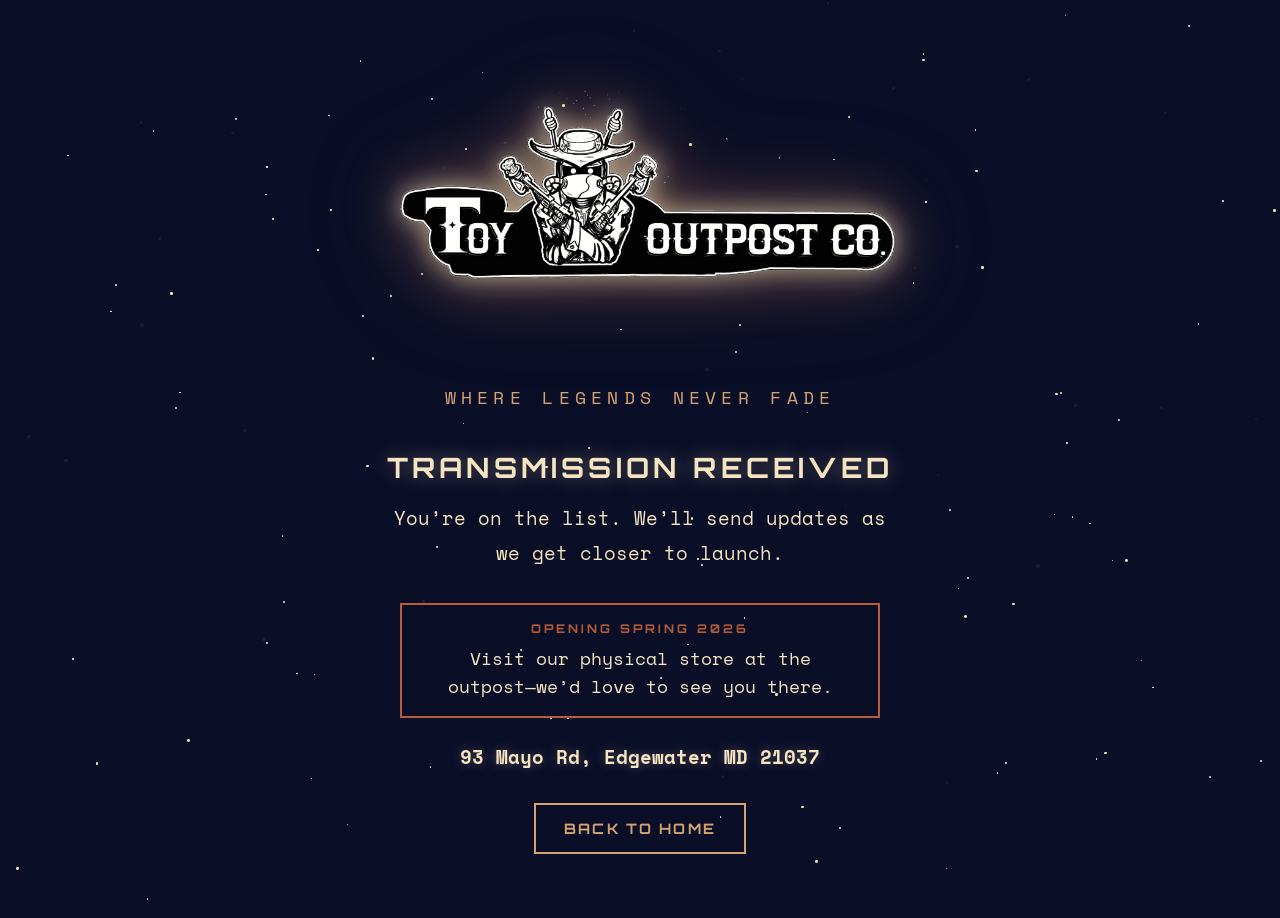
<file: thank-you/index.html>
<!DOCTYPE html>
<html lang="en">
<head>
    <meta charset="UTF-8">
    <meta name="viewport" content="width=device-width, initial-scale=1.0, viewport-fit=cover">
    <title>Thank you - The Toy Outpost</title>
    <link rel="icon" type="image/svg+xml" href="../favicon.svg">
    <link rel="icon" type="image/png" href="../favicon.png">
    <link href="https://fonts.googleapis.com/css2?family=Orbitron:wght@400;700;900&family=Space+Mono:wght@400;700&display=swap" rel="stylesheet">
    <style>
        * { margin: 0; padding: 0; box-sizing: border-box; }

        :root {
            --dust: #D4A373;
            --void: #0A0E27;
            --star: #F4E4C1;
            --rust: #B85C38;
        }

        body {
            font-family: 'Space Mono', monospace;
            background: var(--void);
            color: var(--star);
            min-height: 100vh;
            position: relative;
        }

        .stars {
            position: fixed;
            top: 0; left: 0;
            width: 100%; height: 100%;
            pointer-events: none;
        }

        .star {
            position: absolute;
            background: var(--star);
            border-radius: 50%;
            animation: twinkle 3s infinite;
        }

        @keyframes twinkle {
            0%, 100% { opacity: 0.3; }
            50% { opacity: 1; }
        }

        .dust-particle {
            position: absolute;
            background: var(--dust);
            opacity: 0.1;
            border-radius: 50%;
            animation: float 20s infinite;
        }

        @keyframes float {
            0%, 100% { transform: translate(0, 0); }
            25% { transform: translate(50px, -30px); }
            50% { transform: translate(-30px, 50px); }
            75% { transform: translate(20px, -40px); }
        }

        .container {
            position: relative;
            z-index: 10;
            min-height: 100vh;
            min-height: 100dvh;
            display: flex;
            flex-direction: column;
            justify-content: center;
            align-items: center;
            padding: 2rem;
            padding-left: max(1.25rem, env(safe-area-inset-left));
            padding-right: max(1.25rem, env(safe-area-inset-right));
            padding-bottom: max(4rem, env(safe-area-inset-bottom));
            text-align: center;
        }

        .logo {
            margin-bottom: 1rem;
        }

        .logo img {
            display: block;
            max-width: min(90vw, 520px);
            height: auto;
            filter: drop-shadow(0 0 12px rgba(244, 228, 193, 0.6))
                    drop-shadow(0 0 28px rgba(212, 163, 115, 0.35))
                    drop-shadow(0 0 48px rgba(184, 92, 56, 0.2))
                    sepia(0.06) saturate(1.08);
        }

        .tagline {
            font-size: clamp(0.9rem, 2vw, 1.1rem);
            color: var(--dust);
            letter-spacing: 0.3em;
            text-transform: uppercase;
            margin-bottom: 2.5rem;
        }

        .thank-you-title {
            font-family: 'Orbitron', sans-serif;
            font-size: clamp(1.25rem, 3vw, 1.75rem);
            font-weight: 700;
            letter-spacing: 0.15em;
            color: var(--star);
            text-transform: uppercase;
            margin-bottom: 1rem;
            text-shadow: 0 0 20px rgba(244, 228, 193, 0.4);
        }

        .thank-you-message {
            max-width: 520px;
            font-size: clamp(1rem, 2.2vw, 1.2rem);
            line-height: 1.8;
            color: var(--star);
            margin-bottom: 2rem;
        }

        .thank-you-message .highlight {
            color: var(--rust);
            font-weight: 700;
        }

        .visit-invite {
            padding: 1rem 1.5rem;
            border: 2px solid var(--rust);
            margin-bottom: 1.5rem;
            max-width: 480px;
        }

        .visit-invite .when {
            font-family: 'Orbitron', sans-serif;
            font-size: 0.75rem;
            font-weight: 700;
            letter-spacing: 0.25em;
            color: var(--rust);
            text-transform: uppercase;
            margin-bottom: 0.5rem;
        }

        .visit-invite .copy {
            font-size: clamp(0.95rem, 2vw, 1.1rem);
            color: var(--star);
            line-height: 1.6;
        }

        .thank-you-address {
            font-size: clamp(1rem, 2vw, 1.2rem);
            font-weight: 700;
            margin-bottom: 2rem;
        }

        .thank-you-address a {
            color: var(--star);
            text-decoration: none;
            text-shadow: 0 0 12px rgba(244, 228, 193, 0.3);
        }

        .thank-you-address a:hover {
            text-decoration: underline;
            text-shadow: 0 0 16px rgba(244, 228, 193, 0.5);
        }

        .back-link {
            display: inline-block;
            padding: 0.9rem 1.75rem;
            border: 2px solid var(--dust);
            color: var(--dust);
            font-family: 'Orbitron', sans-serif;
            font-size: 0.9rem;
            font-weight: 700;
            letter-spacing: 0.15em;
            text-transform: uppercase;
            text-decoration: none;
            transition: all 0.3s ease;
        }

        .back-link:hover {
            color: var(--void);
            background: var(--dust);
        }
    </style>
</head>
<body>
    <div class="stars" id="starfield"></div>

    <div class="container">
        <a href="/" class="logo">
            <img src="../assets/logo-horizontal.png" alt="The Toy Outpost" />
        </a>
        <div class="tagline">Where Legends Never Fade</div>

        <h2 class="thank-you-title">Transmission received</h2>
        <p class="thank-you-message">
            You’re on the list. We’ll send updates as we get closer to launch.
        </p>

        <div class="visit-invite">
            <div class="when">Opening Spring 2026</div>
            <p class="copy">Visit our <span class="highlight">physical store</span> at the outpost—we’d love to see you there.</p>
        </div>

        <div class="thank-you-address">
            <a href="https://www.google.com/maps/search/?api=1&query=93+Mayo+Rd+Edgewater+MD+21037" target="_blank" rel="noopener noreferrer">93 Mayo Rd, Edgewater MD 21037</a>
        </div>

        <a href="/" class="back-link">Back to home</a>
    </div>

    <script>
        const starfield = document.getElementById('starfield');
        for (let i = 0; i < 100; i++) {
            const star = document.createElement('div');
            star.className = 'star';
            star.style.width = star.style.height = (Math.random() * 2 + 1) + 'px';
            star.style.left = Math.random() * 100 + '%';
            star.style.top = Math.random() * 100 + '%';
            star.style.animationDelay = Math.random() * 3 + 's';
            starfield.appendChild(star);
        }
        for (let i = 0; i < 30; i++) {
            const dust = document.createElement('div');
            dust.className = 'dust-particle';
            dust.style.width = dust.style.height = (Math.random() * 3 + 1) + 'px';
            dust.style.left = Math.random() * 100 + '%';
            dust.style.top = Math.random() * 100 + '%';
            dust.style.animationDelay = Math.random() * 20 + 's';
            dust.style.animationDuration = (Math.random() * 10 + 15) + 's';
            starfield.appendChild(dust);
        }
    </script>
</body>
</html>
</file>
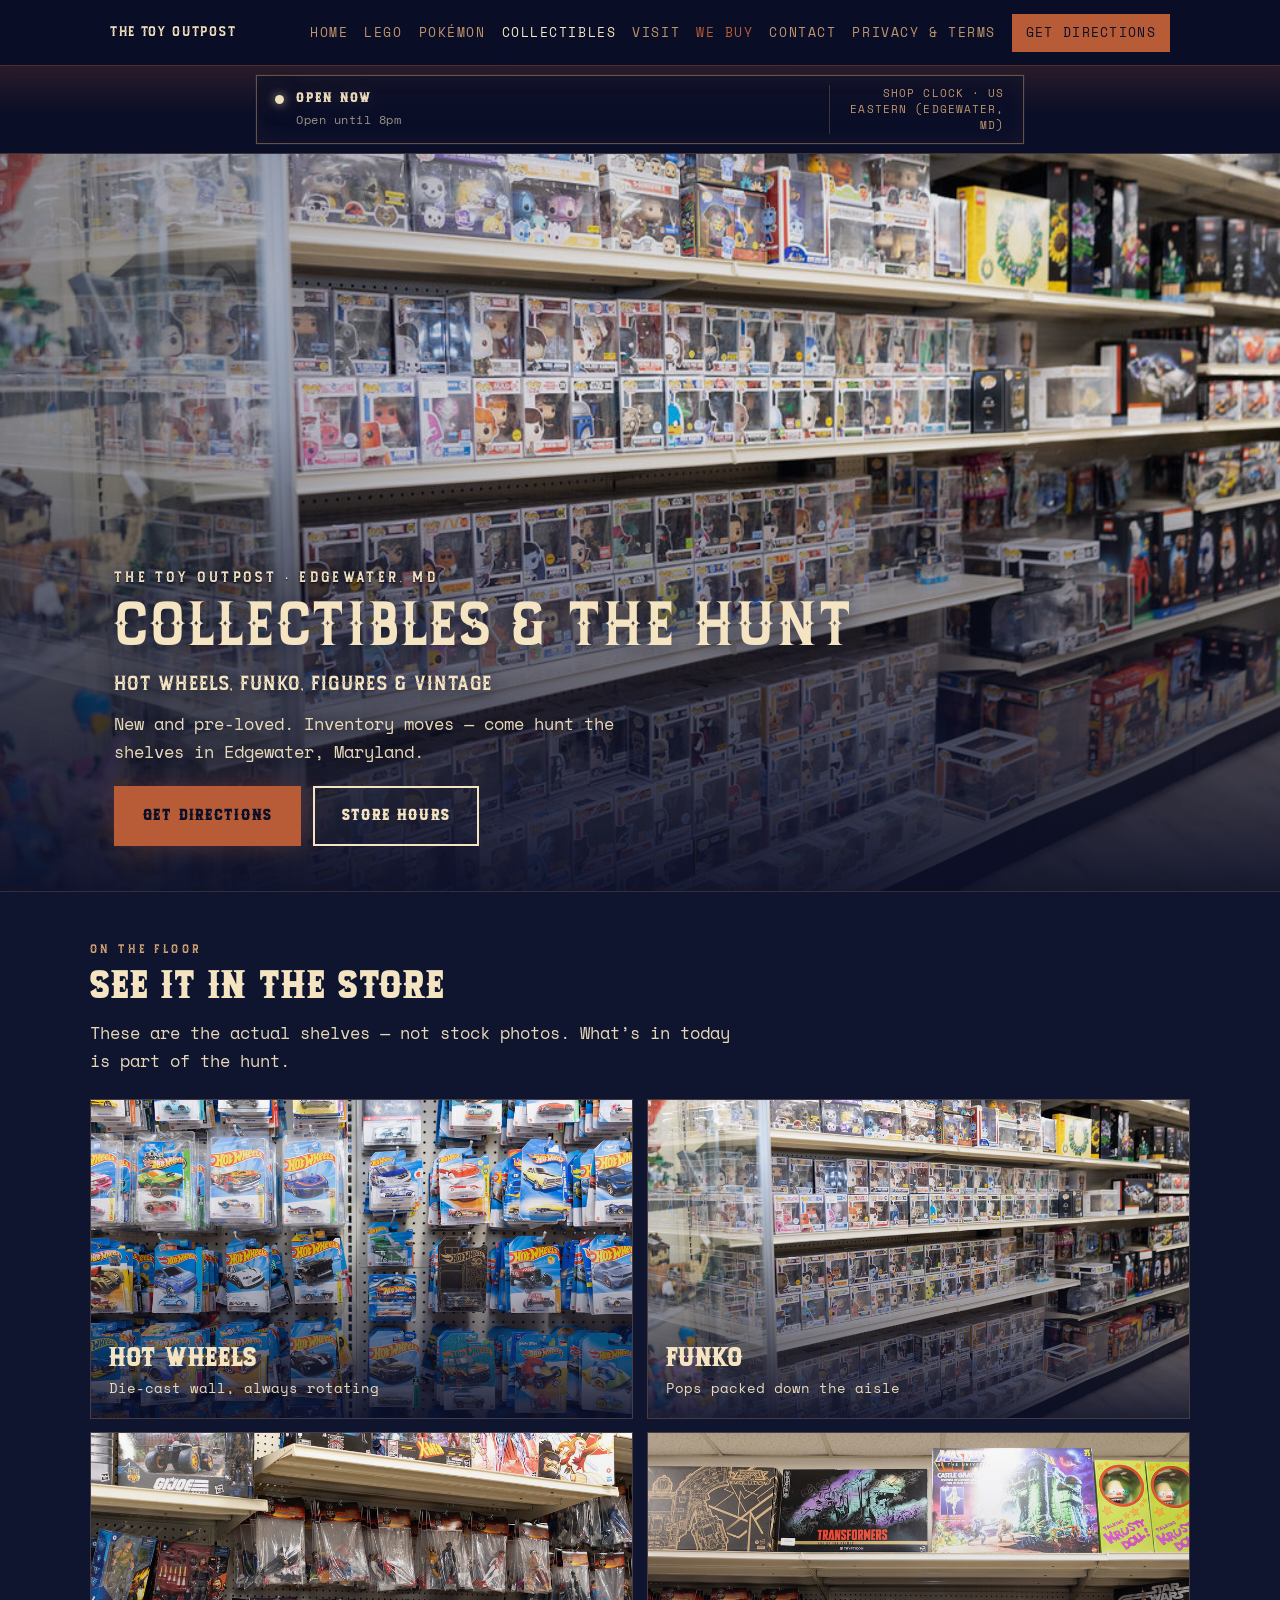
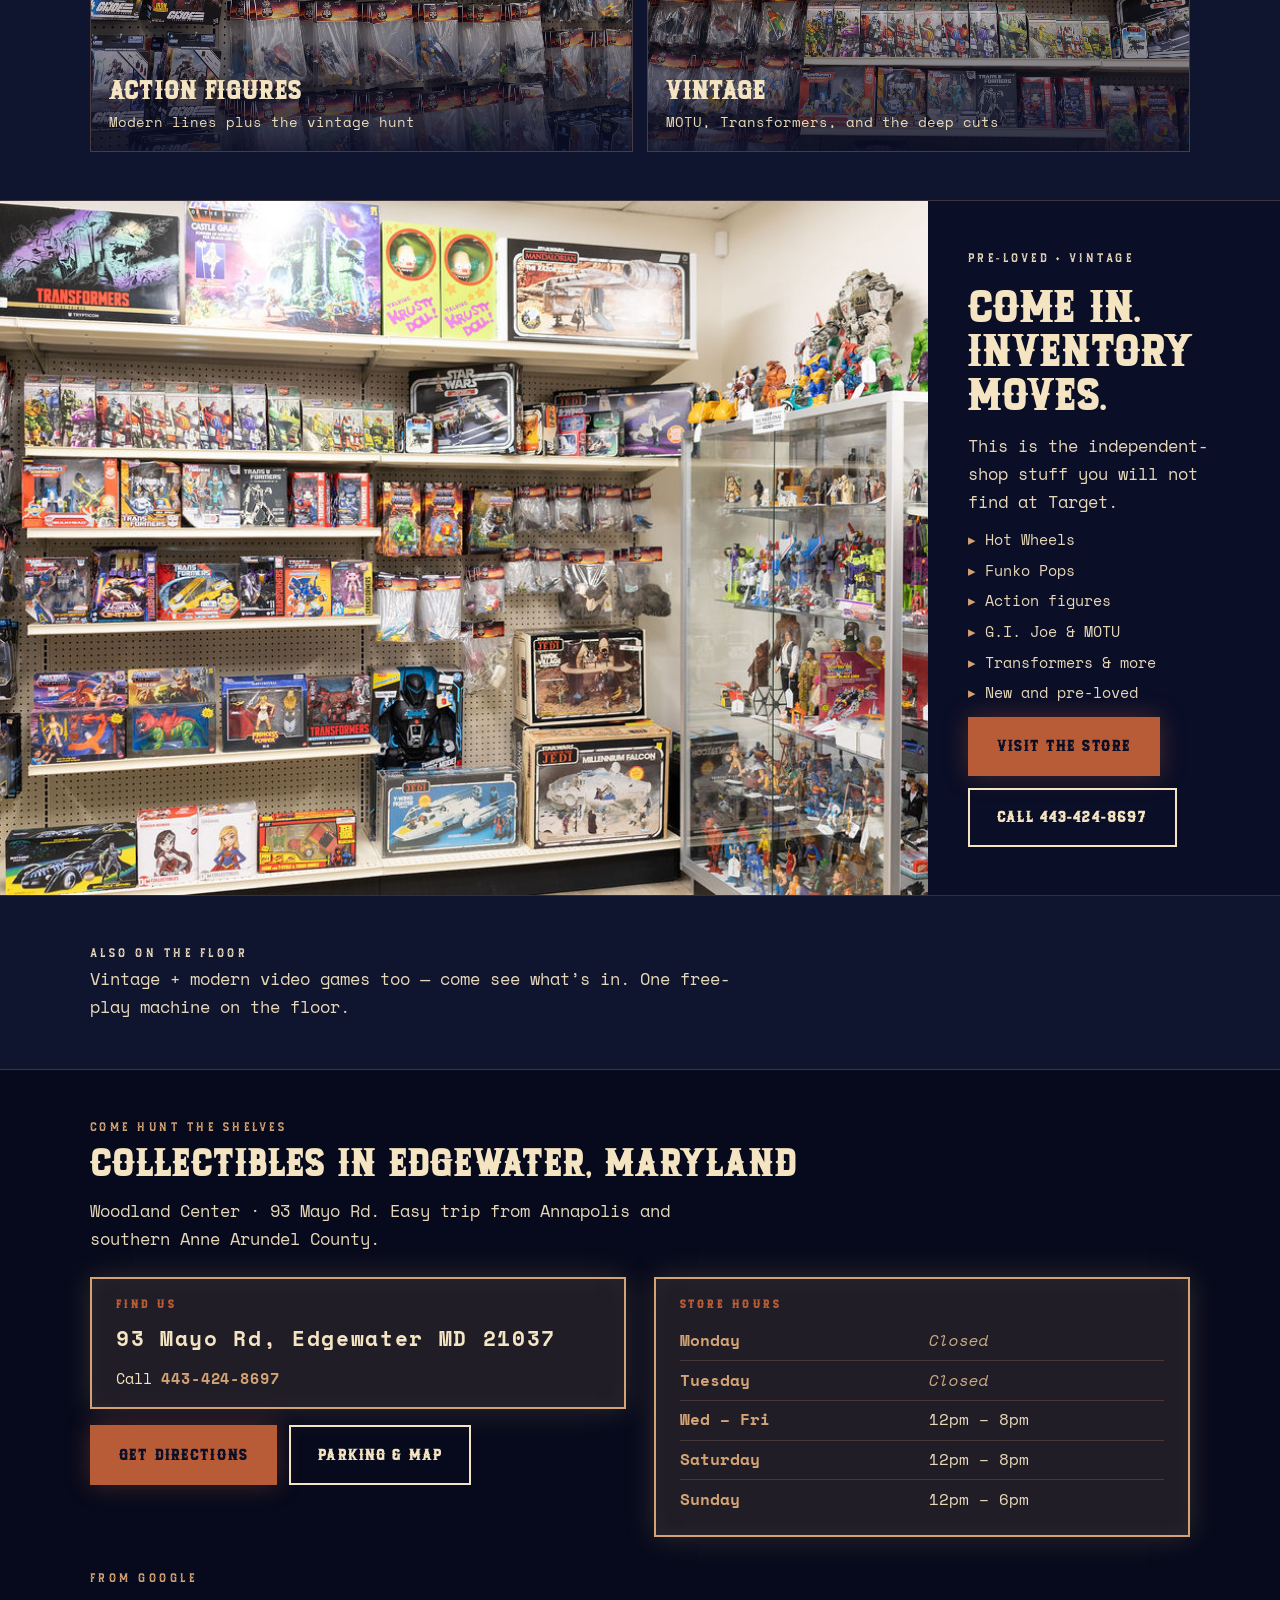
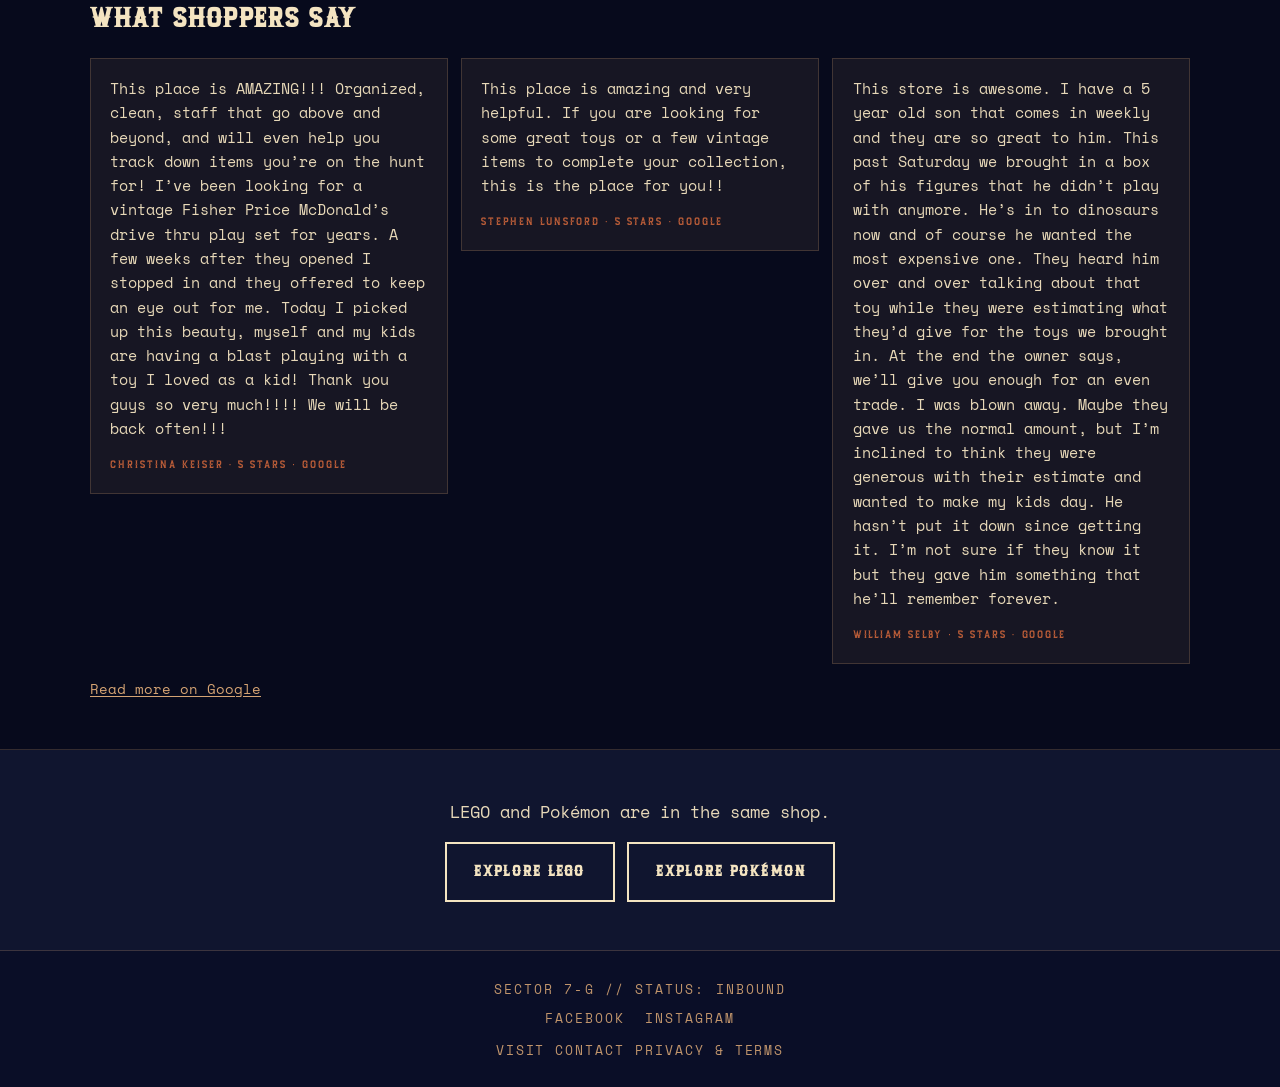
<file: collectibles.html>
<!DOCTYPE html>
<html lang="en">
<head>
    <meta charset="UTF-8">
    <meta name="viewport" content="width=device-width, initial-scale=1.0, viewport-fit=cover">
    <title>Collectibles in Edgewater, MD | Hot Wheels, Funko &amp; Vintage | The Toy Outpost</title>
    <meta name="description" content="Hot Wheels, Funko, action figures, and vintage toys in Edgewater, Maryland. New and pre-loved collectibles at The Toy Outpost, 93 Mayo Rd.">
    <link rel="canonical" href="https://toyoutpostco.com/collectibles.html">
    <link rel="icon" type="image/svg+xml" href="favicon.svg">
    <link rel="icon" type="image/png" href="favicon.png">
    <meta property="og:type" content="website">
    <meta property="og:title" content="Collectibles &amp; The Hunt | The Toy Outpost">
    <meta property="og:description" content="Hot Wheels, Funko, action figures, and vintage toys in Edgewater, Maryland. Come hunt the shelves.">
    <meta property="og:url" content="https://toyoutpostco.com/collectibles.html">
    <meta property="og:image" content="https://toyoutpostco.com/assets/store/funko-aisle.jpg">
    <link href="https://fonts.googleapis.com/css2?family=Orbitron:wght@400;700;900&family=Space+Mono:wght@400;700&display=swap" rel="stylesheet">
    <script type="application/ld+json">
    {
        "@context": "https://schema.org",
        "@type": "ToyStore",
        "name": "The Toy Outpost",
        "url": "https://toyoutpostco.com/collectibles.html",
        "image": "https://toyoutpostco.com/assets/store/funko-aisle.jpg",
        "telephone": "+14434248697",
        "address": {
            "@type": "PostalAddress",
            "streetAddress": "93 Mayo Rd",
            "addressLocality": "Edgewater",
            "addressRegion": "MD",
            "postalCode": "21037",
            "addressCountry": "US"
        },
        "areaServed": ["Edgewater", "Annapolis", "Anne Arundel County"],
        "openingHoursSpecification": [
            {
                "@type": "OpeningHoursSpecification",
                "dayOfWeek": ["Wednesday", "Thursday", "Friday"],
                "opens": "12:00",
                "closes": "20:00"
            },
            {
                "@type": "OpeningHoursSpecification",
                "dayOfWeek": "Saturday",
                "opens": "12:00",
                "closes": "20:00"
            },
            {
                "@type": "OpeningHoursSpecification",
                "dayOfWeek": "Sunday",
                "opens": "12:00",
                "closes": "18:00"
            }
        ]
    }
    </script>
    <style>
        * { margin: 0; padding: 0; box-sizing: border-box; }

        @font-face {
            font-family: 'Rustique';
            src: url('assets/fonts/Rustique-Regular.otf') format('opentype');
            font-weight: 400;
            font-style: normal;
            font-display: swap;
        }

        :root {
            --dust: #D4A373;
            --void: #0A0E27;
            --star: #F4E4C1;
            --rust: #B85C38;
            --text-secondary: rgba(212, 163, 115, 0.9);
            --text-muted: rgba(244, 228, 193, 0.94);
            --surface: #10152f;
            --surface-2: #070a1c;
            --line: rgba(212, 163, 115, 0.22);
        }

        html {
            -webkit-text-size-adjust: 100%;
            text-size-adjust: 100%;
            scroll-behavior: smooth;
        }

        body {
            font-family: 'Space Mono', monospace;
            background: var(--void);
            color: var(--star);
            min-height: 100vh;
            position: relative;
            font-size: 1.0625rem;
            line-height: 1.65;
        }

        .stars {
            position: fixed;
            inset: 0;
            pointer-events: none;
            z-index: 0;
        }
        .star {
            position: absolute;
            background: var(--star);
            border-radius: 50%;
            animation: twinkle 3s infinite;
        }
        @keyframes twinkle {
            0%, 100% { opacity: 0.3; }
            50% { opacity: 1; }
        }

        .page { position: relative; z-index: 10; }

        .btn {
            display: inline-flex;
            align-items: center;
            justify-content: center;
            padding: 0.95rem 1.7rem;
            min-height: 48px;
            border: 2px solid var(--rust);
            font-family: 'Rustique', 'Orbitron', sans-serif;
            font-size: clamp(0.82rem, 2vw, 0.95rem);
            font-weight: 700;
            letter-spacing: 0.14em;
            text-transform: uppercase;
            text-decoration: none;
            text-align: center;
            transition: background 0.25s ease, color 0.25s ease, border-color 0.25s ease, transform 0.2s ease;
        }
        .btn-primary {
            background: var(--rust);
            color: var(--void);
            box-shadow: 0 0 24px rgba(184, 92, 56, 0.35);
        }
        .btn-primary:hover {
            background: #c96a42;
            border-color: #c96a42;
            color: var(--void);
            transform: translateY(-1px);
        }
        .btn-secondary {
            background: transparent;
            color: var(--star);
            border-color: var(--star);
        }
        .btn-secondary:hover {
            background: var(--star);
            color: var(--void);
        }
        .hero-actions,
        .feature-actions {
            display: flex;
            flex-wrap: wrap;
            gap: 0.75rem;
        }

        .site-header {
            position: sticky;
            top: 0;
            z-index: 30;
            backdrop-filter: blur(8px);
            background: rgba(10, 14, 39, 0.9);
            border-bottom: 1px solid rgba(212, 163, 115, 0.25);
        }
        .site-nav {
            position: relative;
            max-width: 1100px;
            margin: 0 auto;
            padding: 0.85rem 1.25rem;
            padding-left: max(1.25rem, env(safe-area-inset-left));
            padding-right: max(1.25rem, env(safe-area-inset-right));
            display: flex;
            align-items: center;
            justify-content: space-between;
            gap: 0.9rem;
        }
        .nav-brand {
            font-family: 'Rustique', 'Orbitron', sans-serif;
            color: var(--star);
            text-decoration: none;
            font-size: 0.875rem;
            letter-spacing: 0.12em;
            text-transform: uppercase;
            white-space: nowrap;
        }
        .nav-links {
            display: flex;
            align-items: center;
            gap: 1rem;
        }
        .nav-links a {
            color: var(--text-secondary);
            text-decoration: none;
            font-size: 0.8125rem;
            letter-spacing: 0.12em;
            text-transform: uppercase;
            transition: color 0.2s ease;
        }
        .nav-links a:hover,
        .nav-links a[aria-current="page"] {
            color: var(--star);
        }
        .nav-cta {
            color: var(--void) !important;
            background: var(--rust);
            border: 2px solid var(--rust);
            padding: 0.4rem 0.75rem;
            letter-spacing: 0.1em !important;
        }
        .nav-cta:hover {
            background: #c96a42;
            color: var(--void) !important;
        }
        .nav-links a.nav-buy { color: var(--rust); }
        .nav-links a.nav-buy:hover,
        .nav-links a.nav-buy[aria-current="page"] { color: #e08a62; }
        .nav-toggle {
            display: none;
            border: 1px solid rgba(212, 163, 115, 0.45);
            background: transparent;
            color: var(--dust);
            padding: 0.45rem 0.65rem;
            min-width: 44px;
            min-height: 44px;
            font-size: 1.15rem;
            line-height: 1;
            cursor: pointer;
        }

        .hero {
            position: relative;
            min-height: min(82vh, 760px);
            display: flex;
            align-items: flex-end;
            overflow: hidden;
            border-bottom: 1px solid var(--line);
        }
        .hero-media { position: absolute; inset: 0; }
        .hero-media img {
            width: 100%;
            height: 100%;
            object-fit: cover;
            object-position: 55% 45%;
        }
        .hero-media::after {
            content: '';
            position: absolute;
            inset: 0;
            background:
                linear-gradient(180deg, rgba(10, 14, 39, 0.1) 0%, rgba(10, 14, 39, 0.04) 36%, rgba(10, 14, 39, 0.62) 74%, rgba(10, 14, 39, 0.94) 100%),
                linear-gradient(90deg, rgba(10, 14, 39, 0.4) 0%, rgba(10, 14, 39, 0.08) 42%, transparent 72%);
        }
        .hero-copy {
            position: relative;
            z-index: 1;
            width: 100%;
            max-width: 1100px;
            margin: 0 auto;
            padding: 3.25rem 1.5rem 2.85rem;
            padding-left: max(1.5rem, env(safe-area-inset-left));
            padding-right: max(1.5rem, env(safe-area-inset-right));
        }
        .hero-kicker {
            font-family: 'Rustique', 'Orbitron', sans-serif;
            font-size: clamp(0.82rem, 1.9vw, 0.95rem);
            letter-spacing: 0.22em;
            text-transform: uppercase;
            color: var(--star);
            margin-bottom: 0.5rem;
            text-shadow:
                0 1px 2px rgba(10, 14, 39, 1),
                0 2px 16px rgba(10, 14, 39, 0.95),
                0 0 28px rgba(10, 14, 39, 0.8);
        }
        .hero h1 {
            font-family: 'Rustique', 'Orbitron', sans-serif;
            font-size: clamp(2rem, 6.4vw, 3.9rem);
            font-weight: 400;
            letter-spacing: 0.06em;
            line-height: 0.95;
            text-transform: uppercase;
            color: var(--star);
            text-shadow: 0 2px 24px rgba(10, 14, 39, 0.8);
            margin-bottom: 0.65rem;
        }
        .hero-sub {
            font-family: 'Rustique', 'Orbitron', sans-serif;
            font-size: clamp(0.95rem, 2.3vw, 1.28rem);
            letter-spacing: 0.07em;
            text-transform: uppercase;
            margin-bottom: 0.5rem;
            max-width: 36rem;
            text-shadow: 0 2px 16px rgba(10, 14, 39, 0.85);
        }
        .hero-place {
            font-size: clamp(0.95rem, 2vw, 1.05rem);
            color: var(--text-muted);
            margin-bottom: 1.3rem;
            max-width: 34rem;
            text-shadow: 0 2px 14px rgba(10, 14, 39, 0.9);
        }

        .section-pad {
            padding: 3rem 1.5rem;
            padding-left: max(1.5rem, env(safe-area-inset-left));
            padding-right: max(1.5rem, env(safe-area-inset-right));
        }
        .section-inner { max-width: 1100px; margin: 0 auto; }
        .section-label {
            font-family: 'Rustique', 'Orbitron', sans-serif;
            font-size: clamp(0.7rem, 1.7vw, 0.78rem);
            letter-spacing: 0.28em;
            text-transform: uppercase;
            color: var(--dust);
            margin-bottom: 0.45rem;
        }
        .section-heading {
            font-family: 'Rustique', 'Orbitron', sans-serif;
            font-size: clamp(1.55rem, 4vw, 2.35rem);
            letter-spacing: 0.08em;
            text-transform: uppercase;
            line-height: 1.05;
            margin-bottom: 0.7rem;
        }
        .section-lead {
            color: var(--text-muted);
            max-width: 40rem;
            margin-bottom: 1.5rem;
        }

        .proof {
            background: var(--surface);
            border-bottom: 1px solid var(--line);
        }
        .proof-grid {
            display: grid;
            grid-template-columns: 1fr;
            gap: 0.85rem;
        }
        .proof-card {
            position: relative;
            min-height: 240px;
            overflow: hidden;
            border: 1px solid rgba(212, 163, 115, 0.28);
            scroll-margin-top: 7.5rem;
        }
        .proof-card img {
            position: absolute;
            inset: 0;
            width: 100%;
            height: 100%;
            object-fit: cover;
        }
        .proof-card::after {
            content: '';
            position: absolute;
            inset: 0;
            background: linear-gradient(180deg, rgba(10, 14, 39, 0.02) 0%, rgba(10, 14, 39, 0.12) 48%, rgba(10, 14, 39, 0.9) 100%);
        }
        .proof-card-copy {
            position: absolute;
            left: 0;
            right: 0;
            bottom: 0;
            z-index: 1;
            padding: 1.15rem;
        }
        .proof-card h3 {
            font-family: 'Rustique', 'Orbitron', sans-serif;
            font-size: clamp(1.25rem, 3vw, 1.6rem);
            letter-spacing: 0.08em;
            text-transform: uppercase;
            line-height: 1;
            margin-bottom: 0.3rem;
        }
        .proof-card p {
            font-size: 0.88rem;
            color: var(--text-muted);
        }

        .feature-band {
            display: grid;
            grid-template-columns: 1fr;
            background: var(--void);
            border-bottom: 1px solid var(--line);
        }
        .feature-photo { overflow: hidden; }
        .feature-photo img {
            width: 100%;
            height: 100%;
            object-fit: cover;
            display: block;
            min-height: 260px;
            max-height: 360px;
        }
        .feature-copy {
            padding: 2rem 1.5rem 2.25rem;
            padding-left: max(1.5rem, env(safe-area-inset-left));
            padding-right: max(1.5rem, env(safe-area-inset-right));
            display: flex;
            flex-direction: column;
            justify-content: center;
            gap: 0.7rem;
        }
        .feature-copy h2 {
            font-family: 'Rustique', 'Orbitron', sans-serif;
            font-size: clamp(1.7rem, 4.6vw, 2.7rem);
            letter-spacing: 0.07em;
            text-transform: uppercase;
            line-height: 1.02;
        }
        .feature-copy p {
            color: var(--text-muted);
            max-width: 34rem;
        }
        .theme-list {
            margin: 0;
            padding: 0;
            list-style: none;
            display: grid;
            gap: 0.35rem;
            color: var(--text-muted);
            font-size: 0.95rem;
        }
        .theme-list li::before {
            content: '▸ ';
            color: var(--dust);
        }
        .vg-note {
            background: var(--surface);
            border-bottom: 1px solid var(--line);
            text-align: left;
            scroll-margin-top: 7.5rem;
        }
        .vg-note p {
            color: var(--text-muted);
            max-width: 40rem;
            margin: 0;
        }

        .visit-section {
            background: var(--surface-2);
            border-bottom: 1px solid var(--line);
            scroll-margin-top: 7.5rem;
        }
        .visit-layout {
            display: grid;
            grid-template-columns: 1fr;
            gap: 1.25rem;
        }
        .address-callout,
        .hours-callout {
            width: 100%;
            padding: 1rem 1.5rem;
            background: rgba(212, 163, 115, 0.12);
            border: 2px solid var(--dust);
            box-shadow: 0 0 28px rgba(212, 163, 115, 0.2), inset 0 0 20px rgba(212, 163, 115, 0.06);
        }
        .address-callout { margin-bottom: 1rem; }
        .find-us {
            font-family: 'Rustique', 'Orbitron', sans-serif;
            font-size: 0.72rem;
            font-weight: 700;
            letter-spacing: 0.3em;
            color: var(--rust);
            text-transform: uppercase;
            margin-bottom: 0.5rem;
            display: block;
        }
        .address {
            font-size: clamp(1.05rem, 2.4vw, 1.3rem);
            font-weight: 700;
            letter-spacing: 0.08em;
        }
        .address a { color: inherit; text-decoration: none; }
        .address a:hover { text-decoration: underline; }
        .phone-line {
            margin-top: 0.65rem;
            font-size: 0.95rem;
        }
        .phone-line a {
            color: var(--dust);
            font-weight: 700;
            letter-spacing: 0.06em;
            text-decoration: none;
        }
        .phone-line a:hover { color: var(--star); }

        .hours-table {
            width: 100%;
            border-collapse: collapse;
            font-size: clamp(0.9rem, 1.9vw, 0.98rem);
            color: var(--text-muted);
        }
        .hours-table caption {
            position: absolute;
            width: 1px;
            height: 1px;
            overflow: hidden;
            clip: rect(0, 0, 0, 0);
        }
        .hours-table th,
        .hours-table td {
            padding: 0.4rem 0;
            text-align: left;
            vertical-align: top;
            border-bottom: 1px solid rgba(212, 163, 115, 0.2);
        }
        .hours-table tr:last-child th,
        .hours-table tr:last-child td { border-bottom: none; }
        .hours-table th {
            font-weight: 700;
            color: var(--dust);
            padding-right: 1rem;
            white-space: nowrap;
        }
        .hours-table .closed { color: #c9a882; font-style: italic; }
        .hours-note {
            color: rgba(212, 163, 115, 0.88);
            font-size: clamp(0.82rem, 1.75vw, 0.9rem);
        }
        .visit-actions { margin-top: 1rem; }

        .reviews { margin-top: 2rem; }
        .reviews-heading {
            font-family: 'Rustique', 'Orbitron', sans-serif;
            font-size: clamp(1.25rem, 3vw, 1.7rem);
            letter-spacing: 0.08em;
            text-transform: uppercase;
            margin-bottom: 1rem;
        }
        .review-grid {
            display: grid;
            grid-template-columns: 1fr;
            gap: 0.85rem;
        }
        .review-card {
            margin: 0;
            padding: 1.15rem 1.2rem 1.2rem;
            border: 1px solid var(--line);
            background: rgba(212, 163, 115, 0.08);
        }
        .review-card p {
            color: var(--text-muted);
            font-size: 0.92rem;
            line-height: 1.65;
        }
        .review-card footer {
            margin-top: 0.9rem;
            font-family: 'Rustique', 'Orbitron', sans-serif;
            font-size: 0.68rem;
            letter-spacing: 0.18em;
            text-transform: uppercase;
            color: var(--rust);
        }
        .google-proof {
            margin-top: 0.85rem;
            font-size: 0.9rem;
            color: var(--text-muted);
        }
        .google-proof a {
            color: var(--dust);
            text-underline-offset: 0.14em;
        }
        .google-proof a:hover { color: var(--star); }

        .more-store {
            background: var(--surface);
            border-bottom: 1px solid var(--line);
            text-align: center;
        }
        .more-store p {
            color: var(--text-muted);
            margin-bottom: 1rem;
        }
        .more-store .feature-actions {
            justify-content: center;
        }

        .footer-info {
            background: var(--void);
            padding: 1.75rem 1.5rem max(1.5rem, env(safe-area-inset-bottom));
            text-align: center;
        }
        .coordinates {
            font-size: 0.8125rem;
            color: var(--text-secondary);
            letter-spacing: 0.16em;
        }
        .footer-link,
        .secondary-link {
            display: inline-block;
            margin-top: 0.65rem;
            font-size: 0.8125rem;
            color: var(--text-secondary);
            letter-spacing: 0.15em;
            text-decoration: none;
            text-transform: uppercase;
        }
        .footer-link:hover,
        .secondary-link:hover { color: var(--dust); }
        .social-links {
            margin-top: 0.5rem;
            display: flex;
            justify-content: center;
            gap: 1.25rem;
            flex-wrap: wrap;
        }
        .social-links a {
            font-size: 0.8125rem;
            color: var(--text-secondary);
            letter-spacing: 0.15em;
            text-decoration: none;
            text-transform: uppercase;
        }
        .social-links a:hover { color: var(--dust); }

        .sticky-directions { display: none; }

        @media (max-width: 768px) {
            .nav-toggle {
                display: inline-flex;
                align-items: center;
                justify-content: center;
            }
            .nav-links {
                display: none;
                position: absolute;
                z-index: 40;
                top: calc(100% + 0.45rem);
                left: max(1.25rem, env(safe-area-inset-left));
                right: max(1.25rem, env(safe-area-inset-right));
                flex-direction: column;
                align-items: flex-start;
                gap: 0.7rem;
                padding: 0.9rem;
                background: rgba(10, 14, 39, 0.96);
                border: 1px solid rgba(212, 163, 115, 0.35);
            }
            .nav-links.open { display: flex; }
            .nav-links a {
                width: 100%;
                font-size: 0.875rem;
                padding: 0.2rem 0;
            }
            .hero { min-height: min(72dvh, 640px); }
            .hero-copy { padding-top: 2.25rem; padding-bottom: 1.75rem; }
            .sticky-directions {
                display: flex;
                position: fixed;
                left: 0;
                right: 0;
                bottom: 0;
                z-index: 50;
                gap: 0.65rem;
                align-items: center;
                padding: 0.7rem 1rem max(0.7rem, env(safe-area-inset-bottom));
                background: rgba(10, 14, 39, 0.96);
                border-top: 1px solid rgba(212, 163, 115, 0.35);
                backdrop-filter: blur(10px);
            }
            .sticky-directions .btn { flex: 1 1 auto; padding: 0.85rem 1rem; }
            .sticky-hours {
                flex: 0 0 auto;
                color: var(--star);
                font-family: 'Rustique', 'Orbitron', sans-serif;
                font-size: 0.75rem;
                letter-spacing: 0.14em;
                text-transform: uppercase;
                text-decoration: none;
                padding: 0.75rem 0.7rem;
                border: 1px solid rgba(244, 228, 193, 0.4);
            }
            .footer-info {
                padding-bottom: max(5.5rem, calc(4.25rem + env(safe-area-inset-bottom)));
            }
            .section-pad { padding-top: 2.2rem; padding-bottom: 2.2rem; }
        }

        @media (min-width: 769px) {
            .proof-grid { grid-template-columns: repeat(3, 1fr); }
            .proof-grid--two { grid-template-columns: 1fr 1fr; }
            .proof-grid--four { grid-template-columns: 1fr 1fr; }
            .proof-card { min-height: 320px; }
            .feature-band {
                grid-template-columns: 1.45fr 0.55fr;
                min-height: 560px;
            }
            .feature-photo img {
                min-height: 560px;
                max-height: none;
            }
            .feature-copy { padding: 3rem 2.5rem; }
            .visit-layout {
                grid-template-columns: 1fr 1fr;
                gap: 1.75rem;
                align-items: start;
            }
            .review-grid {
                grid-template-columns: repeat(3, 1fr);
                align-items: start;
            }
        }

        @media (max-width: 430px) {
            .hero h1 { font-size: clamp(1.75rem, 10.5vw, 2.25rem); }
            .proof-card { min-height: 220px; }
        }

        @media (prefers-reduced-motion: reduce) {
            html { scroll-behavior: auto; }
            .star { animation: none; }
        }
    </style>
    <link rel="stylesheet" href="assets/store-status.css">

</head>
<body>
    <header class="site-header">
        <nav class="site-nav" aria-label="Main">
            <a href="/" class="nav-brand">The Toy Outpost</a>
            <button class="nav-toggle" type="button" aria-expanded="false" aria-controls="main-nav-links" aria-label="Toggle navigation">&#9776;</button>
            <div class="nav-links" id="main-nav-links">
                <a href="/">Home</a>
                <a href="/lego.html">LEGO</a>
                <a href="/pokemon.html">Pokémon</a>
                <a href="/collectibles.html" aria-current="page">Collectibles</a>
                <a href="/visit.html">Visit</a>
                <a class="nav-buy" href="/sell-your-toys.html">We Buy</a>
                <a href="/contact.html">Contact</a>
                <a href="/privacy-and-terms.html">Privacy &amp; Terms</a>
                <a class="nav-cta" href="/visit.html">Get Directions</a>
            </div>
        </nav>
        <div class="site-ops-bar" role="region" aria-label="Store open status">
            <div class="site-ops-inner">
                <p class="store-status" id="store-status" data-open="false" role="status" aria-live="polite" aria-atomic="true">
                    <span class="store-status-primary">
                        <span class="store-status-dot" aria-hidden="true"></span>
                        <span class="store-status-lines">
                            <span class="store-status-main" id="store-status-main">…</span>
                            <span class="store-status-hint" id="store-status-hint"></span>
                        </span>
                    </span>
                    <span class="store-status-tz">Shop clock · US Eastern (Edgewater, MD)</span>
                </p>
            </div>
        </div>
    </header>
    <div class="stars" id="starfield"></div>

    <main class="page">
        <section class="hero" aria-labelledby="hero-heading">
            <div class="hero-media">
                <img src="assets/store/funko-aisle.jpg" width="1024" height="683" alt="An aisle of boxed Funko Pops and collectibles at The Toy Outpost in Edgewater, Maryland." fetchpriority="high" decoding="async">
            </div>
            <div class="hero-copy">
                <p class="hero-kicker">The Toy Outpost · Edgewater, MD</p>
                <h1 id="hero-heading">Collectibles &amp; The Hunt</h1>
                <p class="hero-sub">Hot Wheels, Funko, figures &amp; vintage</p>
                <p class="hero-place">New and pre-loved. Inventory moves — come hunt the shelves in Edgewater, Maryland.</p>
                <div class="hero-actions">
                    <a class="btn btn-primary" href="/visit.html">Get Directions</a>
                    <a class="btn btn-secondary" href="#store-hours">Store Hours</a>
                </div>
            </div>
        </section>

        <section class="proof section-pad" aria-labelledby="on-the-wall">
            <div class="section-inner">
                <p class="section-label">On the floor</p>
                <h2 class="section-heading" id="on-the-wall">See it in the store</h2>
                <p class="section-lead">These are the actual shelves — not stock photos. What’s in today is part of the hunt.</p>
                <div class="proof-grid proof-grid--four">
                    <article class="proof-card" id="hot-wheels">
                        <img src="assets/store/hot-wheels.jpg" width="1024" height="683" alt="A pegboard wall packed with Hot Wheels cars at The Toy Outpost." loading="lazy" decoding="async">
                        <div class="proof-card-copy">
                            <h3>Hot Wheels</h3>
                            <p>Die-cast wall, always rotating</p>
                        </div>
                    </article>
                    <article class="proof-card" id="funko">
                        <img src="assets/store/funko-aisle.jpg" width="1024" height="683" alt="An aisle of boxed Funko Pops at The Toy Outpost." loading="lazy" decoding="async">
                        <div class="proof-card-copy">
                            <h3>Funko</h3>
                            <p>Pops packed down the aisle</p>
                        </div>
                    </article>
                    <article class="proof-card" id="action-figures">
                        <img src="assets/store/action-figures.jpg" width="1024" height="1536" alt="Shelves of Marvel, DC, G.I. Joe, and bagged action figures." loading="lazy" decoding="async">
                        <div class="proof-card-copy">
                            <h3>Action Figures</h3>
                            <p>Modern lines plus the vintage hunt</p>
                        </div>
                    </article>
                    <article class="proof-card" id="the-hunt">
                        <img src="assets/store/hunt-vintage.jpg" width="1024" height="683" alt="Vintage Masters of the Universe and Transformers on the shelf." loading="lazy" decoding="async">
                        <div class="proof-card-copy">
                            <h3>Vintage</h3>
                            <p>MOTU, Transformers, and the deep cuts</p>
                        </div>
                    </article>
                </div>
            </div>
        </section>

        <section class="feature-band" aria-labelledby="selection-heading">
            <div class="feature-photo">
                <img src="assets/store/action-figures-wall.jpg" width="1024" height="683" alt="A glass case of loose action figures and collectibles at The Toy Outpost." loading="lazy" decoding="async">
            </div>
            <div class="feature-copy">
                <p class="section-label">Pre-loved + vintage</p>
                <h2 id="selection-heading">Come in. Inventory moves.</h2>
                <p>This is the independent-shop stuff you will not find at Target.</p>
                <ul class="theme-list">
                    <li>Hot Wheels</li>
                    <li>Funko Pops</li>
                    <li>Action figures</li>
                    <li>G.I. Joe &amp; MOTU</li>
                    <li>Transformers &amp; more</li>
                    <li>New and pre-loved</li>
                </ul>
                <div class="feature-actions">
                    <a class="btn btn-primary" href="/visit.html">Visit the Store</a>
                    <a class="btn btn-secondary" href="tel:+14434248697">Call 443-424-8697</a>
                </div>
            </div>
        </section>

        <section class="vg-note section-pad" id="video-games">
            <div class="section-inner">
                <p class="section-label">Also on the floor</p>
                <p>Vintage + modern video games too — come see what’s in. One free-play machine on the floor.</p>
            </div>
        </section>

        <section class="visit-section section-pad" id="store-hours" aria-labelledby="visit-heading">
            <div class="section-inner">
                <p class="section-label">Come hunt the shelves</p>
                <h2 class="section-heading" id="visit-heading">Collectibles in Edgewater, Maryland</h2>
                <p class="section-lead">Woodland Center · 93 Mayo Rd. Easy trip from Annapolis and southern Anne Arundel County.</p>
                <div class="visit-layout">
                    <div>
                        <div class="address-callout">
                            <span class="find-us">Find us</span>
                            <div class="address">
                                <a href="https://www.google.com/maps/search/?api=1&query=93+Mayo+Rd+Edgewater+MD+21037" target="_blank" rel="noopener noreferrer">93 Mayo Rd, Edgewater MD 21037</a>
                            </div>
                            <p class="phone-line">Call <a href="tel:+14434248697">443-424-8697</a></p>
                        </div>
                        <div class="visit-actions feature-actions">
                            <a class="btn btn-primary" href="/visit.html">Get Directions</a>
                            <a class="btn btn-secondary" href="/visit.html">Parking &amp; Map</a>
                        </div>
                    </div>
                    <div class="hours-callout">
                        <span class="find-us">Store hours</span>
                        <table class="hours-table">
                            <caption>Store hours for The Toy Outpost</caption>
                            <tbody>
                                <tr>
                                    <th scope="row">Monday</th>
                                    <td class="closed">Closed<span id="hours-note-wd-1" class="hours-note" hidden></span></td>
                                </tr>
                                <tr>
                                    <th scope="row">Tuesday</th>
                                    <td class="closed">Closed<span id="hours-note-wd-2" class="hours-note" hidden></span></td>
                                </tr>
                                <tr>
                                    <th scope="row">Wed – Fri</th>
                                    <td>12pm – 8pm<span id="hours-note-wd-345" class="hours-note" hidden></span></td>
                                </tr>
                                <tr>
                                    <th scope="row">Saturday</th>
                                    <td>12pm – 8pm<span id="hours-note-wd-6" class="hours-note" hidden></span></td>
                                </tr>
                                <tr>
                                    <th scope="row">Sunday</th>
                                    <td>12pm – 6pm<span id="hours-note-wd-0" class="hours-note" hidden></span></td>
                                </tr>
                            </tbody>
                        </table>
                    </div>
                </div>
                <div class="reviews" aria-labelledby="reviews-heading">
                    <p class="section-label">From Google</p>
                    <h3 class="reviews-heading" id="reviews-heading">What shoppers say</h3>
                    <div class="review-grid">
                        <blockquote class="review-card">
                            <p>This place is AMAZING!!! Organized, clean, staff that go above and beyond, and will even help you track down items you’re on the hunt for! I’ve been looking for a vintage Fisher Price McDonald’s drive thru play set for years. A few weeks after they opened I stopped in and they offered to keep an eye out for me. Today I picked up this beauty, myself and my kids are having a blast playing with a toy I loved as a kid! Thank you guys so very much!!!! We will be back often!!!</p>
                            <footer>Christina Keiser · 5 stars · Google</footer>
                        </blockquote>
                        <blockquote class="review-card">
                            <p>This place is amazing and very helpful. If you are looking for some great toys or a few vintage items to complete your collection, this is the place for you!!</p>
                            <footer>Stephen Lunsford · 5 stars · Google</footer>
                        </blockquote>
                        <blockquote class="review-card">
                            <p>This store is awesome. I have a 5 year old son that comes in weekly and they are so great to him. This past Saturday we brought in a box of his figures that he didn’t play with anymore. He’s in to dinosaurs now and of course he wanted the most expensive one. They heard him over and over talking about that toy while they were estimating what they’d give for the toys we brought in. At the end the owner says, we’ll give you enough for an even trade. I was blown away. Maybe they gave us the normal amount, but I’m inclined to think they were generous with their estimate and wanted to make my kids day. He hasn’t put it down since getting it. I’m not sure if they know it but they gave him something that he’ll remember forever.</p>
                            <footer>William Selby · 5 stars · Google</footer>
                        </blockquote>
                    </div>
                    <p class="google-proof">
                        <a href="https://www.google.com/maps/search/?api=1&amp;query=The+Toy+Outpost+93+Mayo+Rd+Edgewater+MD+21037" target="_blank" rel="noopener noreferrer">Read more on Google</a>
                    </p>
                </div>
            </div>
        </section>

        <section class="more-store section-pad">
            <p>LEGO and Pokémon are in the same shop.</p>
            <div class="feature-actions">
                <a class="btn btn-secondary" href="/lego.html">Explore LEGO</a>
                <a class="btn btn-secondary" href="/pokemon.html">Explore Pokémon</a>
            </div>
        </section>
    </main>

    <div class="footer-info">
        <div class="coordinates">SECTOR 7-G // STATUS: INBOUND</div>
        <nav class="social-links" aria-label="Social media">
            <a href="https://www.facebook.com/toyoutpostco" target="_blank" rel="noopener noreferrer">Facebook</a>
            <a href="https://www.instagram.com/toyoutpostco" target="_blank" rel="noopener noreferrer">Instagram</a>
        </nav>
        <a href="/visit.html" class="secondary-link">Visit</a>
        <a href="/contact.html" class="secondary-link">Contact</a>
        <a href="/privacy-and-terms.html" class="footer-link">Privacy &amp; Terms</a>
    </div>

    <div class="sticky-directions">
        <a class="btn btn-primary" href="/visit.html">Get Directions</a>
        <a class="sticky-hours" href="#store-hours">Hours</a>
    </div>

    <script defer src="assets/store-schedule.js"></script>
    <script>
        const navToggle = document.querySelector('.nav-toggle');
        const navLinks = document.querySelector('.nav-links');
        if (navToggle && navLinks) {
            navToggle.addEventListener('click', () => {
                const expanded = navToggle.getAttribute('aria-expanded') === 'true';
                navToggle.setAttribute('aria-expanded', String(!expanded));
                navLinks.classList.toggle('open');
            });
            navLinks.querySelectorAll('a').forEach((link) => {
                link.addEventListener('click', () => {
                    navLinks.classList.remove('open');
                    navToggle.setAttribute('aria-expanded', 'false');
                });
            });
        }

        const starfield = document.getElementById('starfield');
        for (let i = 0; i < 40; i++) {
            const star = document.createElement('div');
            star.className = 'star';
            star.style.width = Math.random() * 2 + 1 + 'px';
            star.style.height = star.style.width;
            star.style.left = Math.random() * 100 + '%';
            star.style.top = Math.random() * 100 + '%';
            star.style.animationDelay = Math.random() * 3 + 's';
            starfield.appendChild(star);
        }
    </script>
</body>
</html>
</file>
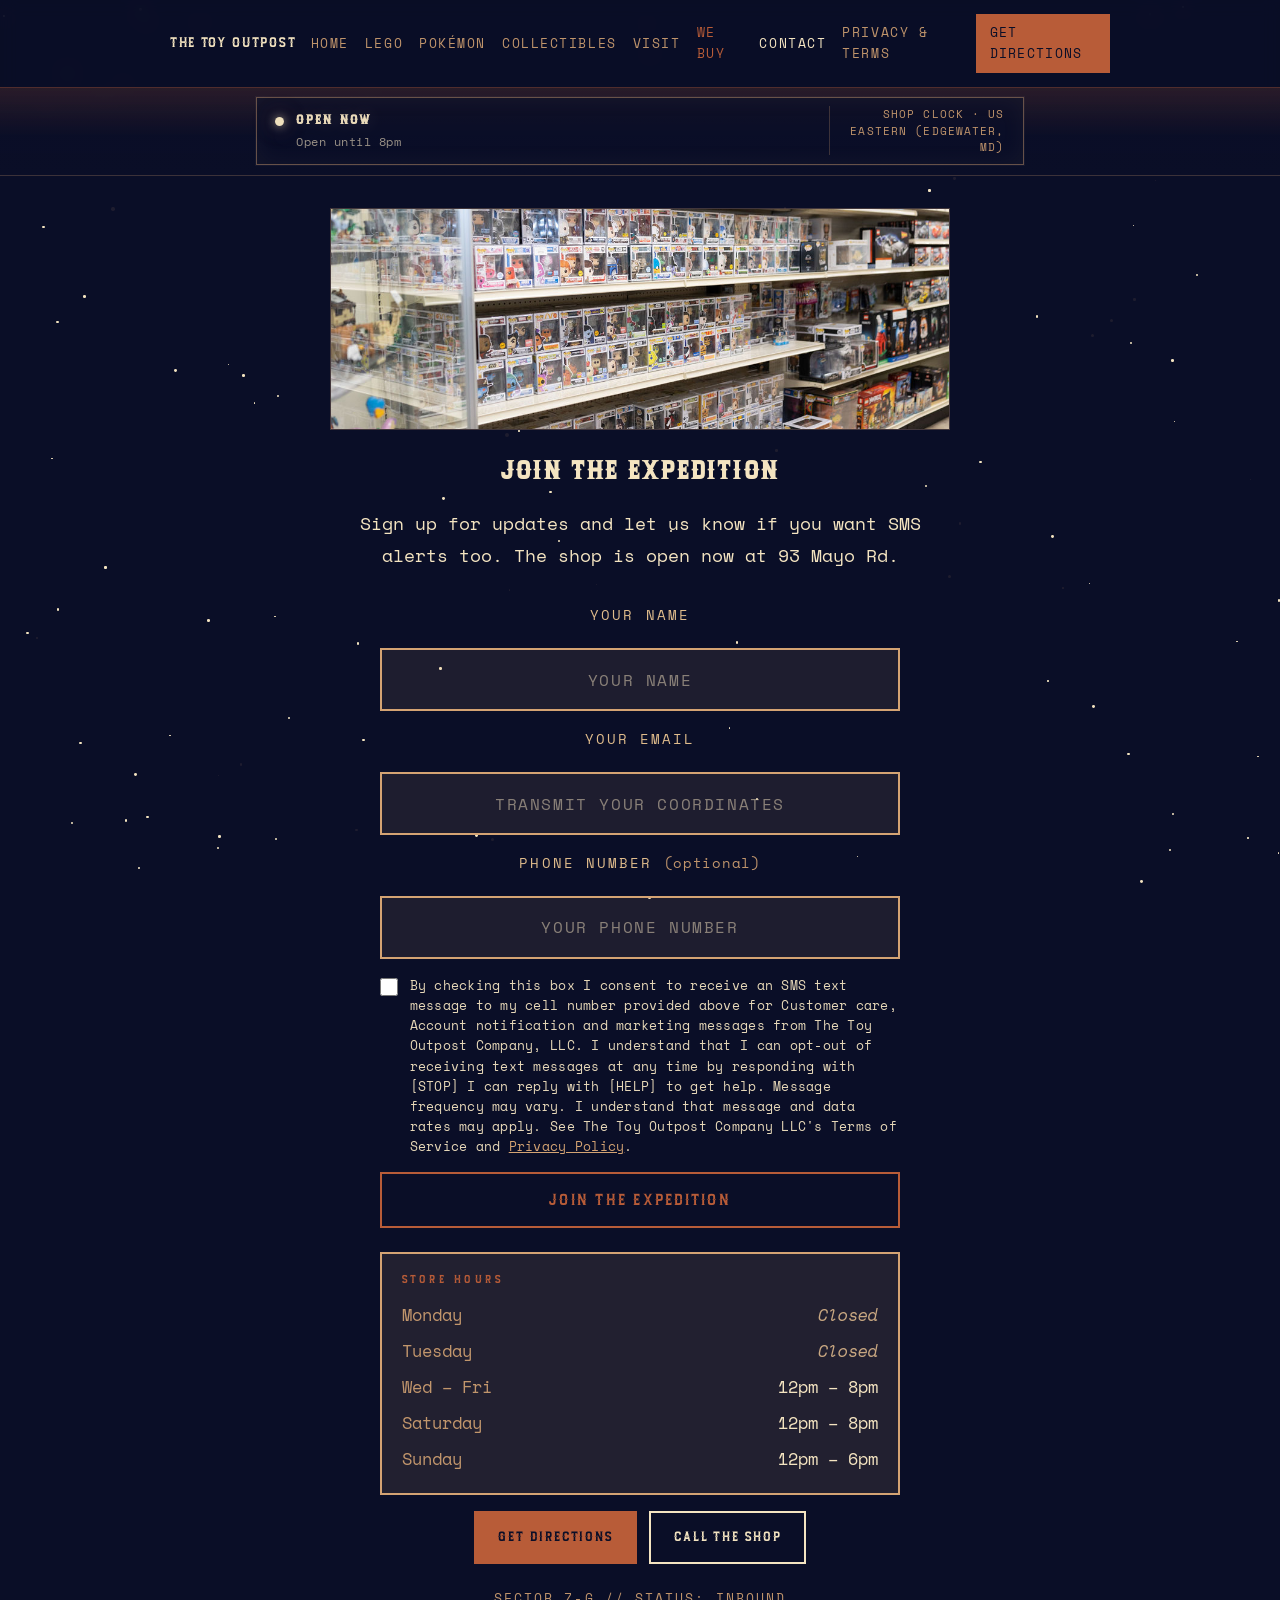
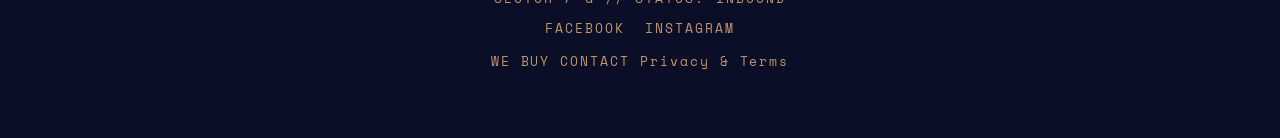
<file: contact.html>
<!DOCTYPE html>
<html lang="en">
<head>
    <meta charset="UTF-8">
    <meta name="viewport" content="width=device-width, initial-scale=1.0, viewport-fit=cover">
    <title>Contact - The Toy Outpost</title>
    <link rel="icon" type="image/svg+xml" href="favicon.svg">
    <link rel="icon" type="image/png" href="favicon.png">
    <link href="https://fonts.googleapis.com/css2?family=Orbitron:wght@400;700;900&family=Space+Mono:wght@400;700&display=swap" rel="stylesheet">
    <style>
        * { margin: 0; padding: 0; box-sizing: border-box; }

        @font-face {
            font-family: 'Rustique';
            src: url('assets/fonts/Rustique-Regular.otf') format('opentype');
            font-weight: 400;
            font-style: normal;
            font-display: swap;
        }

        :root {
            --dust: #D4A373;
            --void: #0A0E27;
            --star: #F4E4C1;
            --rust: #B85C38;
            --text-secondary: rgba(212, 163, 115, 0.9);
            --text-muted: rgba(244, 228, 193, 0.94);
        }

        html {
            -webkit-text-size-adjust: 100%;
            text-size-adjust: 100%;
        }

        body {
            font-family: 'Space Mono', monospace;
            background: var(--void);
            color: var(--star);
            min-height: 100vh;
            position: relative;
            font-size: 1.0625rem;
            line-height: 1.65;
        }

        .stars {
            position: fixed;
            top: 0;
            left: 0;
            width: 100%;
            height: 100%;
            pointer-events: none;
        }

        .star {
            position: absolute;
            background: var(--star);
            border-radius: 50%;
            animation: twinkle 3s infinite;
        }

        @keyframes twinkle {
            0%, 100% { opacity: 0.3; }
            50% { opacity: 1; }
        }

        .dust-particle {
            position: absolute;
            background: var(--dust);
            opacity: 0.1;
            border-radius: 50%;
            animation: float 20s infinite;
        }

        @keyframes float {
            0%, 100% { transform: translate(0, 0); }
            25% { transform: translate(50px, -30px); }
            50% { transform: translate(-30px, 50px); }
            75% { transform: translate(20px, -40px); }
        }

        .site-header {
            position: sticky;
            top: 0;
            z-index: 30;
            backdrop-filter: blur(8px);
            background: rgba(10, 14, 39, 0.82);
            border-bottom: 1px solid rgba(212, 163, 115, 0.25);
        }

        .site-nav {
            position: relative;
            max-width: 980px;
            margin: 0 auto;
            padding: 0.85rem 1.25rem;
            padding-left: max(1.25rem, env(safe-area-inset-left));
            padding-right: max(1.25rem, env(safe-area-inset-right));
            display: flex;
            align-items: center;
            justify-content: space-between;
            gap: 0.9rem;
        }

        .nav-brand {
            font-family: 'Rustique', 'Orbitron', sans-serif;
            color: var(--star);
            text-decoration: none;
            font-size: 0.875rem;
            letter-spacing: 0.12em;
            text-transform: uppercase;
            white-space: nowrap;
        }

        .nav-links {
            display: flex;
            align-items: center;
            gap: 1rem;
        }

        .nav-links a {
            color: var(--text-secondary);
            text-decoration: none;
            font-size: 0.8125rem;
            letter-spacing: 0.12em;
            text-transform: uppercase;
            transition: color 0.2s ease;
        }

        .nav-links a:hover {
            color: var(--star);
        }

        .nav-toggle {
            display: none;
            border: 1px solid rgba(212, 163, 115, 0.45);
            background: transparent;
            color: var(--dust);
            padding: 0.35rem 0.55rem;
            font-size: 1rem;
            line-height: 1;
            cursor: pointer;
        }

        .container {
            position: relative;
            z-index: 10;
            min-height: calc(100vh - 60px);
            min-height: calc(100dvh - 60px);
            display: flex;
            flex-direction: column;
            align-items: center;
            padding: 2rem 1.25rem 4rem;
            padding-left: max(1.25rem, env(safe-area-inset-left));
            padding-right: max(1.25rem, env(safe-area-inset-right));
            text-align: center;
        }

        .logo img {
            display: block;
            max-width: min(90vw, 620px);
            height: auto;
            filter: drop-shadow(0 0 12px rgba(244, 228, 193, 0.6))
                    drop-shadow(0 0 28px rgba(212, 163, 115, 0.35))
                    drop-shadow(0 0 48px rgba(184, 92, 56, 0.2))
                    sepia(0.06) saturate(1.08);
        }

        .tagline {
            font-size: clamp(0.9rem, 2.1vw, 1.08rem);
            color: #e0bc8c;
            letter-spacing: 0.25em;
            text-transform: uppercase;
            margin: 0.7rem 0 0.7rem;
            font-family: 'Rustique', 'Orbitron', sans-serif;
        }

        .page-title {
            font-family: 'Rustique', 'Orbitron', sans-serif;
            font-size: clamp(1.2rem, 3vw, 1.6rem);
            letter-spacing: 0.12em;
            text-transform: uppercase;
            margin-bottom: 0.85rem;
        }

        .message {
            max-width: 620px;
            font-size: clamp(1.05rem, 2.4vw, 1.15rem);
            line-height: 1.75;
            margin-bottom: 2rem;
        }

        .email-form {
            display: flex;
            flex-direction: column;
            gap: 1rem;
            max-width: 520px;
            width: 100%;
        }

        .email-label {
            font-size: 0.875rem;
            color: #e0bc8c;
            letter-spacing: 0.15em;
            text-transform: uppercase;
            margin-bottom: 0.35rem;
            text-align: center;
        }

        .email-label .optional {
            font-weight: 400;
            color: var(--text-secondary);
            text-transform: none;
            letter-spacing: 0.05em;
        }

        .email-input {
            width: 100%;
            padding: 1.1rem 1.2rem;
            background: rgba(212, 163, 115, 0.1);
            border: 2px solid var(--dust);
            border-radius: 0;
            font-family: 'Space Mono', monospace;
            font-size: 1rem;
            color: var(--star);
            text-align: center;
            transition: all 0.3s ease;
            outline: none;
        }

        .email-input::placeholder {
            color: rgba(244, 228, 193, 0.5);
            letter-spacing: 0.1em;
        }

        .sms-consent {
            display: flex;
            gap: 0.75rem;
            align-items: flex-start;
            text-align: left;
        }

        .sms-consent input[type="checkbox"] {
            flex-shrink: 0;
            width: 1.1rem;
            height: 1.1rem;
            margin-top: 0.2rem;
            accent-color: var(--rust);
            cursor: pointer;
        }

        .sms-consent-label {
            font-size: 0.8125rem;
            line-height: 1.55;
            color: var(--text-muted);
            letter-spacing: 0.02em;
        }

        .sms-consent-label a {
            color: var(--dust);
            text-decoration: underline;
        }

        .submit-btn {
            padding: 1.1rem 2rem;
            background: transparent;
            border: 2px solid var(--rust);
            color: var(--rust);
            font-family: 'Rustique', 'Orbitron', sans-serif;
            font-size: 1rem;
            letter-spacing: 0.14em;
            text-transform: uppercase;
            cursor: pointer;
            transition: all 0.3s ease;
        }

        .submit-btn:hover {
            color: var(--void);
            background: var(--rust);
        }

        .footer-links {
            margin-top: 1.5rem;
            text-align: center;
        }

        .footer-contact-link {
            display: inline-block;
            font-size: 0.8125rem;
            color: var(--text-secondary);
            letter-spacing: 0.15em;
            text-decoration: none;
            text-transform: uppercase;
            transition: color 0.2s ease;
        }

        .footer-contact-link:hover {
            color: var(--dust);
        }

        .footer-link {
            display: inline-block;
            margin-top: 0.75rem;
            font-size: 0.8125rem;
            color: var(--text-secondary);
            letter-spacing: 0.15em;
            text-decoration: none;
            transition: color 0.2s ease;
        }

        .footer-link:hover {
            color: var(--dust);
        }

        .secondary-link {
            display: inline-block;
            margin-top: 0.6rem;
            font-size: 0.8125rem;
            color: var(--text-secondary);
            letter-spacing: 0.15em;
            text-decoration: none;
            transition: color 0.2s ease;
            text-transform: uppercase;
        }

        .secondary-link:hover {
            color: var(--dust);
        }

        .social-links {
            margin-top: 0.5rem;
            display: flex;
            justify-content: center;
            gap: 1.25rem;
            flex-wrap: wrap;
        }

        .social-links a {
            font-size: 0.8125rem;
            color: var(--text-secondary);
            letter-spacing: 0.15em;
            text-decoration: none;
            text-transform: uppercase;
            transition: color 0.2s ease;
        }

        .social-links a:hover {
            color: var(--dust);
        }

        .footer-info {
            margin-top: 1.5rem;
            text-align: center;
            opacity: 1;
        }

        .coordinates {
            font-family: 'Space Mono', monospace;
            font-size: 0.8125rem;
            color: var(--text-secondary);
            letter-spacing: 0.16em;
        }

        .nav-links a[aria-current="page"] { color: var(--star); }
        .nav-cta {
            color: var(--void) !important;
            background: var(--rust);
            border: 2px solid var(--rust);
            padding: 0.4rem 0.75rem;
            letter-spacing: 0.1em !important;
        }
        .nav-cta:hover {
            background: #c96a42;
            color: var(--void) !important;
        }
        .nav-links a.nav-buy { color: var(--rust); }
        .nav-links a.nav-buy:hover,
        .nav-links a.nav-buy[aria-current="page"] { color: #e08a62; }
        .page-banner {
            width: 100%;
            max-width: 620px;
            margin: 0 auto 1.35rem;
            overflow: hidden;
            border: 1px solid rgba(212, 163, 115, 0.28);
        }
        .page-banner img {
            width: 100%;
            height: 220px;
            object-fit: cover;
            display: block;
        }
        .hours-strip {
            width: 100%;
            max-width: 520px;
            margin: 1.5rem auto 0;
            padding: 1rem 1.25rem;
            border: 2px solid var(--dust);
            background: rgba(212, 163, 115, 0.12);
            text-align: left;
        }
        .hours-strip .find-us {
            font-family: 'Rustique', 'Orbitron', sans-serif;
            font-size: 0.72rem;
            letter-spacing: 0.3em;
            color: var(--rust);
            text-transform: uppercase;
            display: block;
            margin-bottom: 0.45rem;
        }
        .hours-table { width: 100%; border-collapse: collapse; }
        .hours-table th { text-align: left; padding: 0.25rem 0; font-weight: 400; color: var(--text-secondary); }
        .hours-table td { text-align: right; padding: 0.25rem 0; }
        .hours-table .closed { color: #c9a882; font-style: italic; }
        .hours-note { color: rgba(212, 163, 115, 0.88); font-size: 0.82rem; font-weight: 400; }
        .visually-hidden {
            position: absolute;
            width: 1px;
            height: 1px;
            padding: 0;
            margin: -1px;
            overflow: hidden;
            clip: rect(0, 0, 0, 0);
            white-space: nowrap;
            border: 0;
        }
        .page-actions {
            display: flex;
            flex-wrap: wrap;
            gap: 0.75rem;
            justify-content: center;
            margin: 1rem 0 0;
        }
        .btn {
            display: inline-flex;
            align-items: center;
            justify-content: center;
            padding: 0.85rem 1.4rem;
            min-height: 48px;
            border: 2px solid var(--rust);
            font-family: 'Rustique', 'Orbitron', sans-serif;
            font-size: 0.85rem;
            letter-spacing: 0.14em;
            text-transform: uppercase;
            text-decoration: none;
        }
        .btn-primary { background: var(--rust); color: var(--void); }
        .btn-secondary { background: transparent; color: var(--star); border-color: var(--star); }
        .sticky-directions { display: none; }

        @media (max-width: 768px) {
            .nav-toggle {
                display: inline-flex;
                align-items: center;
                justify-content: center;
            }

            .nav-links {
                display: none;
                position: absolute;
                z-index: 40;
                top: calc(100% + 0.45rem);
                left: max(1.25rem, env(safe-area-inset-left));
                right: max(1.25rem, env(safe-area-inset-right));
                flex-direction: column;
                align-items: flex-start;
                gap: 0.7rem;
                padding: 0.9rem;
                background: rgba(10, 14, 39, 0.96);
                border: 1px solid rgba(212, 163, 115, 0.35);
            }

            .nav-links.open {
                display: flex;
            }

            .nav-links a {
                width: 100%;
                font-size: 0.875rem;
                padding: 0.2rem 0;
            }

            .nav-cta {
                width: auto;
                text-align: center;
            }

            .sticky-directions {
                display: flex;
                position: fixed;
                left: 0;
                right: 0;
                bottom: 0;
                z-index: 50;
                gap: 0.65rem;
                align-items: center;
                justify-content: space-between;
                padding: 0.7rem 1rem max(0.7rem, env(safe-area-inset-bottom));
                background: rgba(10, 14, 39, 0.96);
                border-top: 1px solid rgba(212, 163, 115, 0.35);
            }

            .container {
                padding-bottom: max(6rem, calc(4.5rem + env(safe-area-inset-bottom)));
            }
        }
    </style>
    <link rel="stylesheet" href="assets/store-status.css">

</head>
<body>
    <header class="site-header">
        <nav class="site-nav" aria-label="Main">
            <a href="/" class="nav-brand">The Toy Outpost</a>
            <button class="nav-toggle" type="button" aria-expanded="false" aria-controls="main-nav-links" aria-label="Toggle navigation">&#9776;</button>
            <div class="nav-links" id="main-nav-links">
                <a href="/">Home</a>
                <a href="/lego.html">LEGO</a>
                <a href="/pokemon.html">Pokémon</a>
                <a href="/collectibles.html">Collectibles</a>
                <a href="/visit.html">Visit</a>
                <a class="nav-buy" href="/sell-your-toys.html">We Buy</a>
                <a href="/contact.html" aria-current="page">Contact</a>
                <a href="/privacy-and-terms.html">Privacy &amp; Terms</a>
                <a class="nav-cta" href="/visit.html">Get Directions</a>
            </div>
        </nav>
        <div class="site-ops-bar" role="region" aria-label="Store open status">
            <div class="site-ops-inner">
                <p class="store-status" id="store-status" data-open="false" role="status" aria-live="polite" aria-atomic="true">
                    <span class="store-status-primary">
                        <span class="store-status-dot" aria-hidden="true"></span>
                        <span class="store-status-lines">
                            <span class="store-status-main" id="store-status-main">…</span>
                            <span class="store-status-hint" id="store-status-hint"></span>
                        </span>
                    </span>
                    <span class="store-status-tz">Shop clock · US Eastern (Edgewater, MD)</span>
                </p>
            </div>
        </div>
    </header>

    <div class="stars" id="starfield"></div>

    <div class="container">
        <div class="page-banner">
            <img src="assets/store/store-aisle.jpg" width="1024" height="683" alt="A packed aisle at The Toy Outpost in Edgewater, Maryland.">
        </div>
        <h1 class="page-title">Join the Expedition</h1>
        <p class="message">Sign up for updates and let us know if you want SMS alerts too. The shop is open now at 93 Mayo Rd.</p>

        <form class="email-form" id="emailForm" name="signup" method="POST" netlify action="/thank-you.html">
            <input type="hidden" name="form-name" value="signup">
            <label for="nameInput" class="email-label">Your name</label>
            <input type="text" class="email-input" placeholder="YOUR NAME" required id="nameInput" name="name" autocomplete="name">

            <label for="emailInput" class="email-label">Your email</label>
            <input type="email" class="email-input" placeholder="TRANSMIT YOUR COORDINATES" required id="emailInput" name="email" autocomplete="email">

            <label for="phoneInput" class="email-label">Phone number <span class="optional">(optional)</span></label>
            <input type="tel" class="email-input" placeholder="YOUR PHONE NUMBER" id="phoneInput" name="phone" autocomplete="tel">

            <div class="sms-consent">
                <input type="checkbox" id="smsOptIn" name="sms_opt_in" value="yes">
                <label for="smsOptIn" class="sms-consent-label">By checking this box I consent to receive an SMS text message to my cell number provided above for Customer care, Account notification and marketing messages from The Toy Outpost Company, LLC. I understand that I can opt-out of receiving text messages at any time by responding with [STOP] I can reply with [HELP] to get help. Message frequency may vary. I understand that message and data rates may apply. See The Toy Outpost Company LLC's Terms of Service and <a href="/privacy-and-terms.html">Privacy Policy</a>.</label>
            </div>

            <button type="submit" class="submit-btn">Join the Expedition</button>
        </form>

        <div class="hours-strip" id="store-hours">
            <span class="find-us">Store hours</span>
            <table class="hours-table">
                <caption class="visually-hidden">Store hours for The Toy Outpost</caption>
                <tbody>
                    <tr><th scope="row">Monday</th><td class="closed">Closed<span id="hours-note-wd-1" class="hours-note" hidden></span></td></tr>
                    <tr><th scope="row">Tuesday</th><td class="closed">Closed<span id="hours-note-wd-2" class="hours-note" hidden></span></td></tr>
                    <tr><th scope="row">Wed – Fri</th><td>12pm – 8pm<span id="hours-note-wd-345" class="hours-note" hidden></span></td></tr>
                    <tr><th scope="row">Saturday</th><td>12pm – 8pm<span id="hours-note-wd-6" class="hours-note" hidden></span></td></tr>
                    <tr><th scope="row">Sunday</th><td>12pm – 6pm<span id="hours-note-wd-0" class="hours-note" hidden></span></td></tr>
                </tbody>
            </table>
        </div>
        <div class="page-actions">
            <a class="btn btn-primary" href="/visit.html">Get Directions</a>
            <a class="btn btn-secondary" href="tel:+14434248697">Call the shop</a>
        </div>

        <div class="footer-info">
            <div class="coordinates">SECTOR 7-G // STATUS: INBOUND</div>
            <nav class="social-links" aria-label="Social media">
                <a href="https://www.facebook.com/toyoutpostco" target="_blank" rel="noopener noreferrer">Facebook</a>
                <a href="https://www.instagram.com/toyoutpostco" target="_blank" rel="noopener noreferrer">Instagram</a>
            </nav>
            <a href="/sell-your-toys.html" class="secondary-link">We Buy</a>
            <a href="/contact.html" class="footer-contact-link">Contact</a>
            <a href="/privacy-and-terms.html" class="footer-link">Privacy &amp; Terms</a>
        </div>
    </div>

    <div class="sticky-directions">
        <a class="btn btn-primary" href="/visit.html">Get Directions</a>
        <a class="btn btn-secondary" href="#store-hours">Hours</a>
    </div>

    <script defer src="assets/store-schedule.js"></script>
    <script>
        const navToggle = document.querySelector('.nav-toggle');
        const navLinks = document.querySelector('.nav-links');
        if (navToggle && navLinks) {
            navToggle.addEventListener('click', () => {
                const expanded = navToggle.getAttribute('aria-expanded') === 'true';
                navToggle.setAttribute('aria-expanded', String(!expanded));
                navLinks.classList.toggle('open');
            });
            navLinks.querySelectorAll('a').forEach((link) => {
                link.addEventListener('click', () => {
                    navLinks.classList.remove('open');
                    navToggle.setAttribute('aria-expanded', 'false');
                });
            });
        }

        const starfield = document.getElementById('starfield');
        for (let i = 0; i < 100; i++) {
            const star = document.createElement('div');
            star.className = 'star';
            star.style.width = Math.random() * 2 + 1 + 'px';
            star.style.height = star.style.width;
            star.style.left = Math.random() * 100 + '%';
            star.style.top = Math.random() * 100 + '%';
            star.style.animationDelay = Math.random() * 3 + 's';
            starfield.appendChild(star);
        }
        for (let i = 0; i < 30; i++) {
            const dust = document.createElement('div');
            dust.className = 'dust-particle';
            dust.style.width = Math.random() * 3 + 1 + 'px';
            dust.style.height = dust.style.width;
            dust.style.left = Math.random() * 100 + '%';
            dust.style.top = Math.random() * 100 + '%';
            dust.style.animationDelay = Math.random() * 20 + 's';
            dust.style.animationDuration = Math.random() * 10 + 15 + 's';
            starfield.appendChild(dust);
        }
    </script>
</body>
</html>
</file>
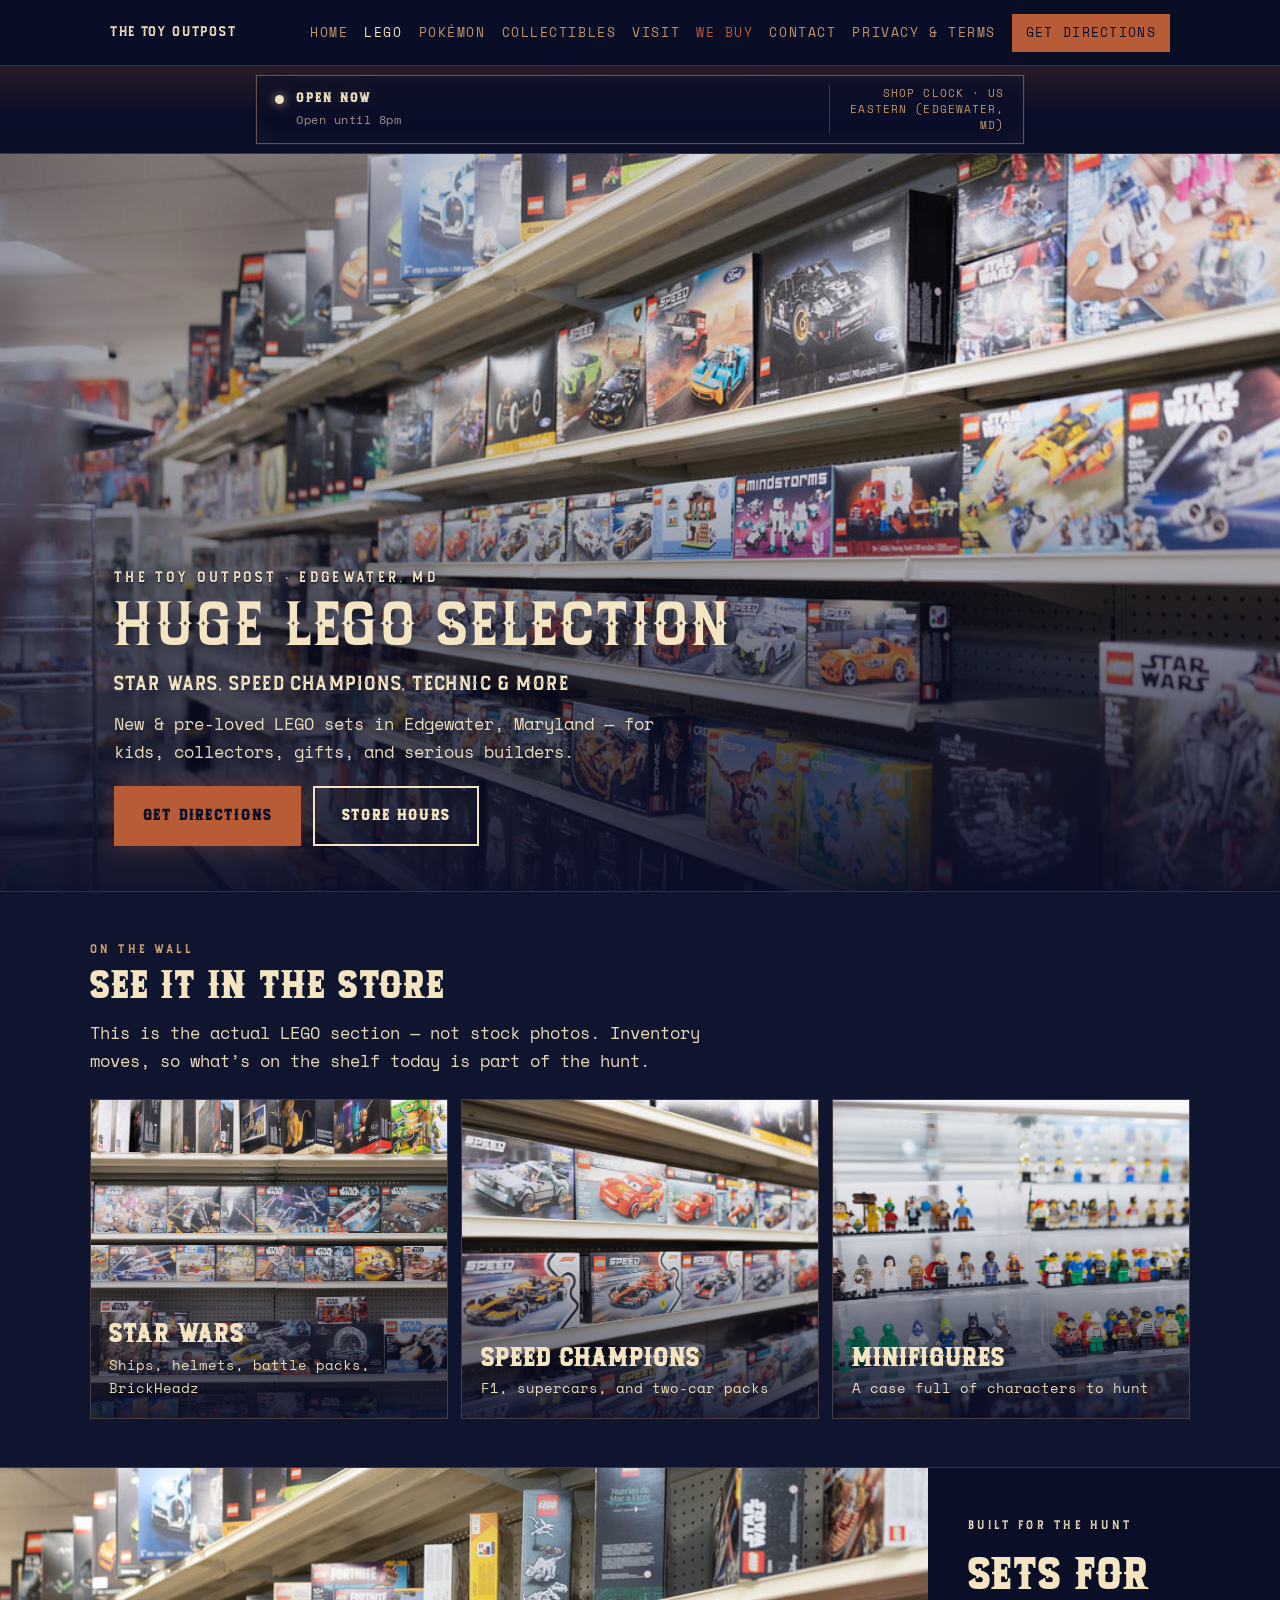
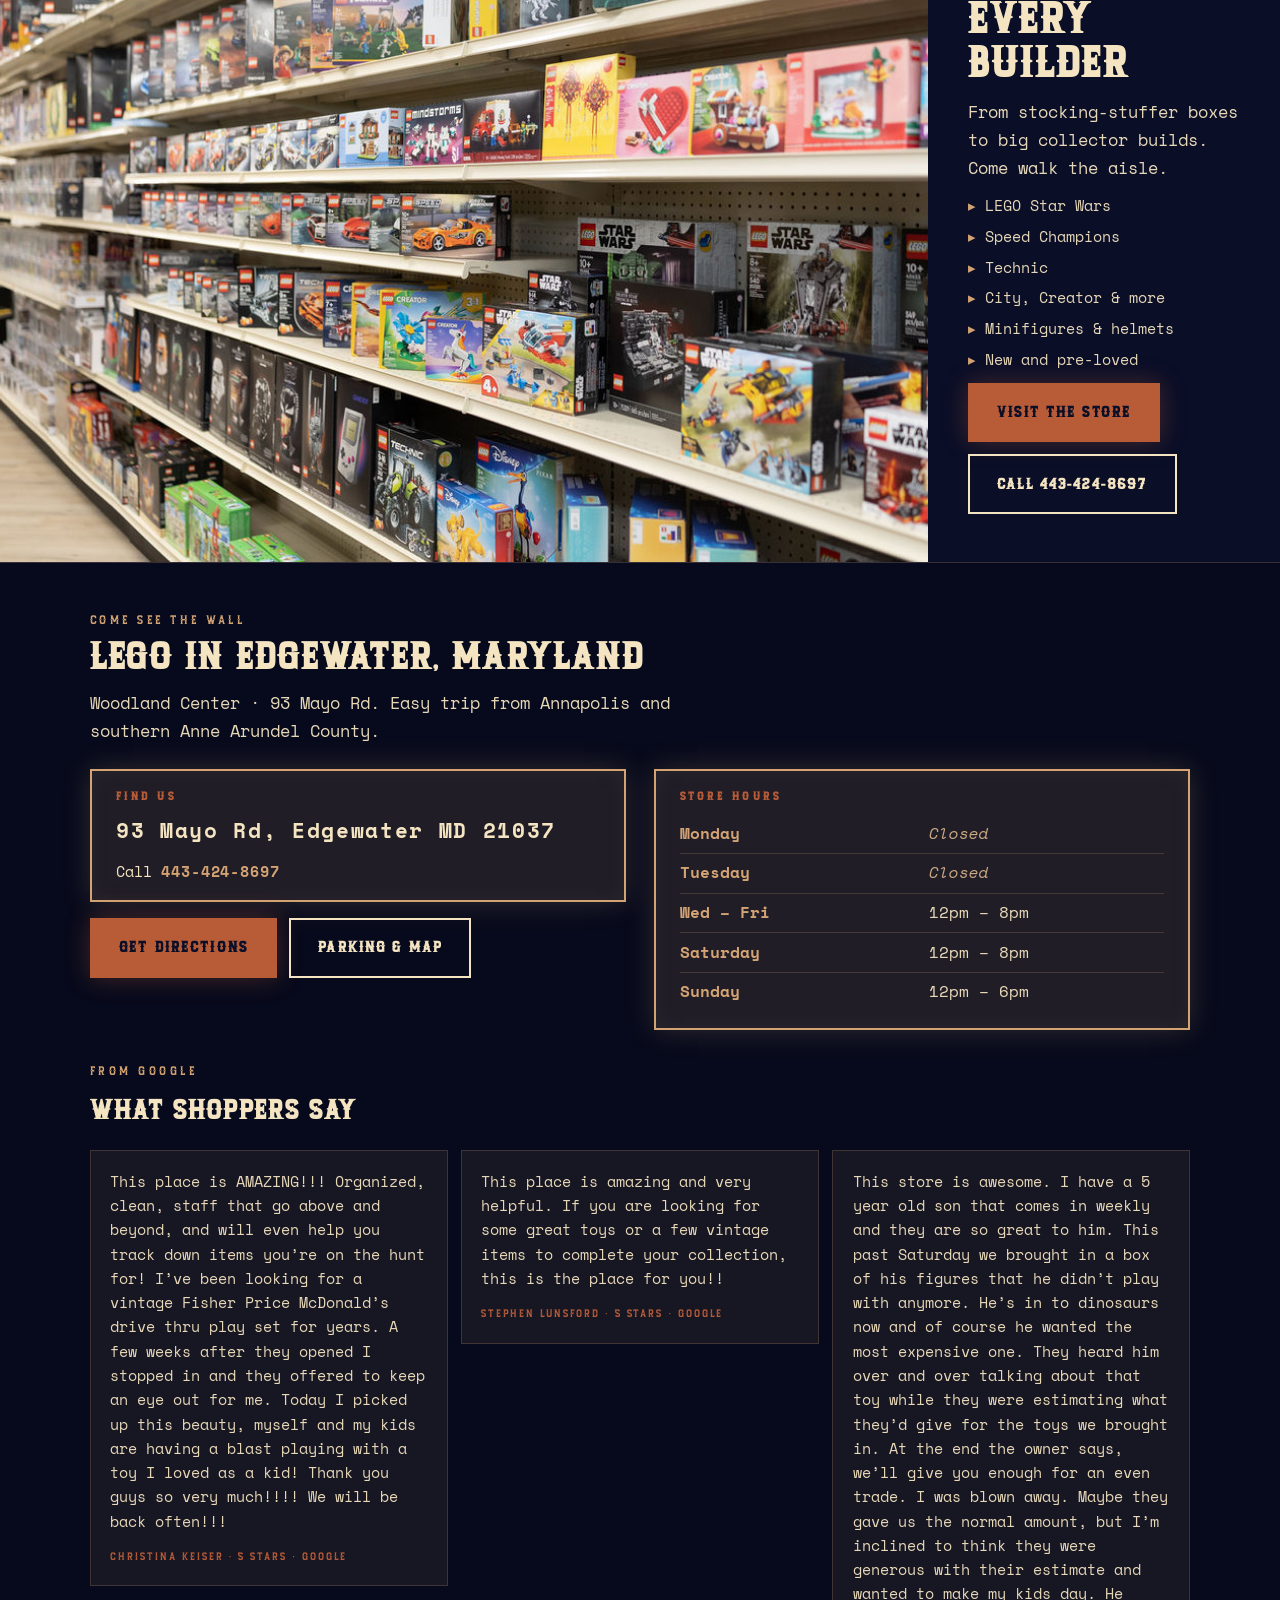
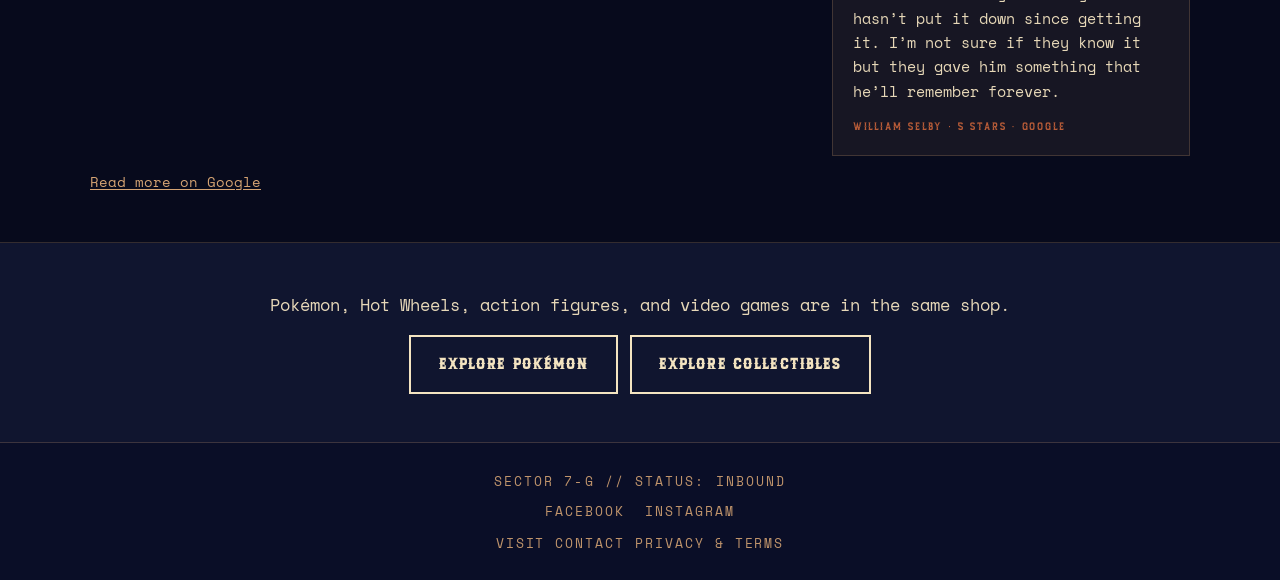
<file: lego.html>
<!DOCTYPE html>
<html lang="en">
<head>
    <meta charset="UTF-8">
    <meta name="viewport" content="width=device-width, initial-scale=1.0, viewport-fit=cover">
    <title>LEGO Sets in Edgewater, MD | The Toy Outpost</title>
    <meta name="description" content="Huge LEGO selection in Edgewater, Maryland. Star Wars, Speed Champions, Technic, City, and minifigures — new and pre-loved. Visit The Toy Outpost at 93 Mayo Rd.">
    <link rel="canonical" href="https://toyoutpostco.com/lego.html">
    <link rel="icon" type="image/svg+xml" href="favicon.svg">
    <link rel="icon" type="image/png" href="favicon.png">
    <meta property="og:type" content="website">
    <meta property="og:title" content="Huge LEGO Selection | The Toy Outpost">
    <meta property="og:description" content="Star Wars, Speed Champions, Technic, and more — new and pre-loved LEGO in Edgewater, Maryland.">
    <meta property="og:url" content="https://toyoutpostco.com/lego.html">
    <meta property="og:image" content="https://toyoutpostco.com/assets/store/lego-wall.jpg">
    <link href="https://fonts.googleapis.com/css2?family=Orbitron:wght@400;700;900&family=Space+Mono:wght@400;700&display=swap" rel="stylesheet">
    <script type="application/ld+json">
    {
        "@context": "https://schema.org",
        "@type": "ToyStore",
        "name": "The Toy Outpost",
        "url": "https://toyoutpostco.com/lego.html",
        "image": "https://toyoutpostco.com/assets/store/lego-wall.jpg",
        "telephone": "+14434248697",
        "address": {
            "@type": "PostalAddress",
            "streetAddress": "93 Mayo Rd",
            "addressLocality": "Edgewater",
            "addressRegion": "MD",
            "postalCode": "21037",
            "addressCountry": "US"
        },
        "areaServed": ["Edgewater", "Annapolis", "Anne Arundel County"]
    }
    </script>
    <style>
        * { margin: 0; padding: 0; box-sizing: border-box; }

        @font-face {
            font-family: 'Rustique';
            src: url('assets/fonts/Rustique-Regular.otf') format('opentype');
            font-weight: 400;
            font-style: normal;
            font-display: swap;
        }

        :root {
            --dust: #D4A373;
            --void: #0A0E27;
            --star: #F4E4C1;
            --rust: #B85C38;
            --text-secondary: rgba(212, 163, 115, 0.9);
            --text-muted: rgba(244, 228, 193, 0.94);
            --surface: #10152f;
            --surface-2: #070a1c;
            --line: rgba(212, 163, 115, 0.22);
        }

        html {
            -webkit-text-size-adjust: 100%;
            text-size-adjust: 100%;
            scroll-behavior: smooth;
        }

        body {
            font-family: 'Space Mono', monospace;
            background: var(--void);
            color: var(--star);
            min-height: 100vh;
            position: relative;
            font-size: 1.0625rem;
            line-height: 1.65;
        }

        .stars {
            position: fixed;
            inset: 0;
            pointer-events: none;
            z-index: 0;
        }
        .star {
            position: absolute;
            background: var(--star);
            border-radius: 50%;
            animation: twinkle 3s infinite;
        }
        @keyframes twinkle {
            0%, 100% { opacity: 0.3; }
            50% { opacity: 1; }
        }

        .page { position: relative; z-index: 10; }

        .btn {
            display: inline-flex;
            align-items: center;
            justify-content: center;
            padding: 0.95rem 1.7rem;
            min-height: 48px;
            border: 2px solid var(--rust);
            font-family: 'Rustique', 'Orbitron', sans-serif;
            font-size: clamp(0.82rem, 2vw, 0.95rem);
            font-weight: 700;
            letter-spacing: 0.14em;
            text-transform: uppercase;
            text-decoration: none;
            text-align: center;
            transition: background 0.25s ease, color 0.25s ease, border-color 0.25s ease, transform 0.2s ease;
        }
        .btn-primary {
            background: var(--rust);
            color: var(--void);
            box-shadow: 0 0 24px rgba(184, 92, 56, 0.35);
        }
        .btn-primary:hover {
            background: #c96a42;
            border-color: #c96a42;
            color: var(--void);
            transform: translateY(-1px);
        }
        .btn-secondary {
            background: transparent;
            color: var(--star);
            border-color: var(--star);
        }
        .btn-secondary:hover {
            background: var(--star);
            color: var(--void);
        }
        .hero-actions,
        .feature-actions {
            display: flex;
            flex-wrap: wrap;
            gap: 0.75rem;
        }

        .site-header {
            position: sticky;
            top: 0;
            z-index: 30;
            backdrop-filter: blur(8px);
            background: rgba(10, 14, 39, 0.9);
            border-bottom: 1px solid rgba(212, 163, 115, 0.25);
        }
        .site-nav {
            position: relative;
            max-width: 1100px;
            margin: 0 auto;
            padding: 0.85rem 1.25rem;
            padding-left: max(1.25rem, env(safe-area-inset-left));
            padding-right: max(1.25rem, env(safe-area-inset-right));
            display: flex;
            align-items: center;
            justify-content: space-between;
            gap: 0.9rem;
        }
        .nav-brand {
            font-family: 'Rustique', 'Orbitron', sans-serif;
            color: var(--star);
            text-decoration: none;
            font-size: 0.875rem;
            letter-spacing: 0.12em;
            text-transform: uppercase;
            white-space: nowrap;
        }
        .nav-links {
            display: flex;
            align-items: center;
            gap: 1rem;
        }
        .nav-links a {
            color: var(--text-secondary);
            text-decoration: none;
            font-size: 0.8125rem;
            letter-spacing: 0.12em;
            text-transform: uppercase;
            transition: color 0.2s ease;
        }
        .nav-links a:hover,
        .nav-links a[aria-current="page"] {
            color: var(--star);
        }
        .nav-cta {
            color: var(--void) !important;
            background: var(--rust);
            border: 2px solid var(--rust);
            padding: 0.4rem 0.75rem;
            letter-spacing: 0.1em !important;
        }
        .nav-cta:hover {
            background: #c96a42;
            color: var(--void) !important;
        }
        .nav-links a.nav-buy { color: var(--rust); }
        .nav-links a.nav-buy:hover,
        .nav-links a.nav-buy[aria-current="page"] { color: #e08a62; }
        .nav-toggle {
            display: none;
            border: 1px solid rgba(212, 163, 115, 0.45);
            background: transparent;
            color: var(--dust);
            padding: 0.45rem 0.65rem;
            min-width: 44px;
            min-height: 44px;
            font-size: 1.15rem;
            line-height: 1;
            cursor: pointer;
        }

        .hero {
            position: relative;
            min-height: min(82vh, 760px);
            display: flex;
            align-items: flex-end;
            overflow: hidden;
            border-bottom: 1px solid var(--line);
        }
        .hero-media { position: absolute; inset: 0; }
        .hero-media img {
            width: 100%;
            height: 100%;
            object-fit: cover;
            object-position: 55% 45%;
        }
        .hero-media::after {
            content: '';
            position: absolute;
            inset: 0;
            background:
                linear-gradient(180deg, rgba(10, 14, 39, 0.1) 0%, rgba(10, 14, 39, 0.04) 36%, rgba(10, 14, 39, 0.62) 74%, rgba(10, 14, 39, 0.94) 100%),
                linear-gradient(90deg, rgba(10, 14, 39, 0.4) 0%, rgba(10, 14, 39, 0.08) 42%, transparent 72%);
        }
        .hero-copy {
            position: relative;
            z-index: 1;
            width: 100%;
            max-width: 1100px;
            margin: 0 auto;
            padding: 3.25rem 1.5rem 2.85rem;
            padding-left: max(1.5rem, env(safe-area-inset-left));
            padding-right: max(1.5rem, env(safe-area-inset-right));
        }
        .hero-kicker {
            font-family: 'Rustique', 'Orbitron', sans-serif;
            font-size: clamp(0.82rem, 1.9vw, 0.95rem);
            letter-spacing: 0.22em;
            text-transform: uppercase;
            color: var(--star);
            margin-bottom: 0.5rem;
            text-shadow:
                0 1px 2px rgba(10, 14, 39, 1),
                0 2px 16px rgba(10, 14, 39, 0.95),
                0 0 28px rgba(10, 14, 39, 0.8);
        }
        .hero h1 {
            font-family: 'Rustique', 'Orbitron', sans-serif;
            font-size: clamp(2rem, 6.4vw, 3.9rem);
            font-weight: 400;
            letter-spacing: 0.06em;
            line-height: 0.95;
            text-transform: uppercase;
            color: var(--star);
            text-shadow: 0 2px 24px rgba(10, 14, 39, 0.8);
            margin-bottom: 0.65rem;
        }
        .hero-sub {
            font-family: 'Rustique', 'Orbitron', sans-serif;
            font-size: clamp(0.95rem, 2.3vw, 1.28rem);
            letter-spacing: 0.07em;
            text-transform: uppercase;
            margin-bottom: 0.5rem;
            max-width: 36rem;
            text-shadow: 0 2px 16px rgba(10, 14, 39, 0.85);
        }
        .hero-place {
            font-size: clamp(0.95rem, 2vw, 1.05rem);
            color: var(--text-muted);
            margin-bottom: 1.3rem;
            max-width: 34rem;
            text-shadow: 0 2px 14px rgba(10, 14, 39, 0.9);
        }

        .section-pad {
            padding: 3rem 1.5rem;
            padding-left: max(1.5rem, env(safe-area-inset-left));
            padding-right: max(1.5rem, env(safe-area-inset-right));
        }
        .section-inner { max-width: 1100px; margin: 0 auto; }
        .section-label {
            font-family: 'Rustique', 'Orbitron', sans-serif;
            font-size: clamp(0.7rem, 1.7vw, 0.78rem);
            letter-spacing: 0.28em;
            text-transform: uppercase;
            color: var(--dust);
            margin-bottom: 0.45rem;
        }
        .section-heading {
            font-family: 'Rustique', 'Orbitron', sans-serif;
            font-size: clamp(1.55rem, 4vw, 2.35rem);
            letter-spacing: 0.08em;
            text-transform: uppercase;
            line-height: 1.05;
            margin-bottom: 0.7rem;
        }
        .section-lead {
            color: var(--text-muted);
            max-width: 40rem;
            margin-bottom: 1.5rem;
        }

        .proof {
            background: var(--surface);
            border-bottom: 1px solid var(--line);
        }
        .proof-grid {
            display: grid;
            grid-template-columns: 1fr;
            gap: 0.85rem;
        }
        .proof-card {
            position: relative;
            min-height: 240px;
            overflow: hidden;
            border: 1px solid rgba(212, 163, 115, 0.28);
        }
        .proof-card img {
            position: absolute;
            inset: 0;
            width: 100%;
            height: 100%;
            object-fit: cover;
        }
        .proof-card::after {
            content: '';
            position: absolute;
            inset: 0;
            background: linear-gradient(180deg, rgba(10, 14, 39, 0.02) 0%, rgba(10, 14, 39, 0.12) 48%, rgba(10, 14, 39, 0.9) 100%);
        }
        .proof-card-copy {
            position: absolute;
            left: 0;
            right: 0;
            bottom: 0;
            z-index: 1;
            padding: 1.15rem;
        }
        .proof-card h3 {
            font-family: 'Rustique', 'Orbitron', sans-serif;
            font-size: clamp(1.25rem, 3vw, 1.6rem);
            letter-spacing: 0.08em;
            text-transform: uppercase;
            line-height: 1;
            margin-bottom: 0.3rem;
        }
        .proof-card p {
            font-size: 0.88rem;
            color: var(--text-muted);
        }

        .feature-band {
            display: grid;
            grid-template-columns: 1fr;
            background: var(--void);
            border-bottom: 1px solid var(--line);
        }
        .feature-photo { overflow: hidden; }
        .feature-photo img {
            width: 100%;
            height: 100%;
            object-fit: cover;
            display: block;
            min-height: 260px;
            max-height: 360px;
        }
        .feature-copy {
            padding: 2rem 1.5rem 2.25rem;
            padding-left: max(1.5rem, env(safe-area-inset-left));
            padding-right: max(1.5rem, env(safe-area-inset-right));
            display: flex;
            flex-direction: column;
            justify-content: center;
            gap: 0.7rem;
        }
        .feature-copy h2 {
            font-family: 'Rustique', 'Orbitron', sans-serif;
            font-size: clamp(1.7rem, 4.6vw, 2.7rem);
            letter-spacing: 0.07em;
            text-transform: uppercase;
            line-height: 1.02;
        }
        .feature-copy p {
            color: var(--text-muted);
            max-width: 34rem;
        }
        .theme-list {
            margin: 0;
            padding: 0;
            list-style: none;
            display: grid;
            gap: 0.35rem;
            color: var(--text-muted);
            font-size: 0.95rem;
        }
        .theme-list li::before {
            content: '▸ ';
            color: var(--dust);
        }

        .visit-section {
            background: var(--surface-2);
            border-bottom: 1px solid var(--line);
            scroll-margin-top: 7.5rem;
        }
        .visit-layout {
            display: grid;
            grid-template-columns: 1fr;
            gap: 1.25rem;
        }
        .address-callout,
        .hours-callout {
            width: 100%;
            padding: 1rem 1.5rem;
            background: rgba(212, 163, 115, 0.12);
            border: 2px solid var(--dust);
            box-shadow: 0 0 28px rgba(212, 163, 115, 0.2), inset 0 0 20px rgba(212, 163, 115, 0.06);
        }
        .address-callout { margin-bottom: 1rem; }
        .find-us {
            font-family: 'Rustique', 'Orbitron', sans-serif;
            font-size: 0.72rem;
            font-weight: 700;
            letter-spacing: 0.3em;
            color: var(--rust);
            text-transform: uppercase;
            margin-bottom: 0.5rem;
            display: block;
        }
        .address {
            font-size: clamp(1.05rem, 2.4vw, 1.3rem);
            font-weight: 700;
            letter-spacing: 0.08em;
        }
        .address a { color: inherit; text-decoration: none; }
        .address a:hover { text-decoration: underline; }
        .phone-line {
            margin-top: 0.65rem;
            font-size: 0.95rem;
        }
        .phone-line a {
            color: var(--dust);
            font-weight: 700;
            letter-spacing: 0.06em;
            text-decoration: none;
        }
        .phone-line a:hover { color: var(--star); }

        .hours-table {
            width: 100%;
            border-collapse: collapse;
            font-size: clamp(0.9rem, 1.9vw, 0.98rem);
            color: var(--text-muted);
        }
        .hours-table caption {
            position: absolute;
            width: 1px;
            height: 1px;
            overflow: hidden;
            clip: rect(0, 0, 0, 0);
        }
        .hours-table th,
        .hours-table td {
            padding: 0.4rem 0;
            text-align: left;
            vertical-align: top;
            border-bottom: 1px solid rgba(212, 163, 115, 0.2);
        }
        .hours-table tr:last-child th,
        .hours-table tr:last-child td { border-bottom: none; }
        .hours-table th {
            font-weight: 700;
            color: var(--dust);
            padding-right: 1rem;
            white-space: nowrap;
        }
        .hours-table .closed { color: #c9a882; font-style: italic; }
        .hours-note {
            color: rgba(212, 163, 115, 0.88);
            font-size: clamp(0.82rem, 1.75vw, 0.9rem);
        }
        .visit-actions { margin-top: 1rem; }

        .reviews { margin-top: 2rem; }
        .reviews-heading {
            font-family: 'Rustique', 'Orbitron', sans-serif;
            font-size: clamp(1.25rem, 3vw, 1.7rem);
            letter-spacing: 0.08em;
            text-transform: uppercase;
            margin-bottom: 1rem;
        }
        .review-grid {
            display: grid;
            grid-template-columns: 1fr;
            gap: 0.85rem;
        }
        .review-card {
            margin: 0;
            padding: 1.15rem 1.2rem 1.2rem;
            border: 1px solid var(--line);
            background: rgba(212, 163, 115, 0.08);
        }
        .review-card p {
            color: var(--text-muted);
            font-size: 0.92rem;
            line-height: 1.65;
        }
        .review-card footer {
            margin-top: 0.9rem;
            font-family: 'Rustique', 'Orbitron', sans-serif;
            font-size: 0.68rem;
            letter-spacing: 0.18em;
            text-transform: uppercase;
            color: var(--rust);
        }
        .google-proof {
            margin-top: 0.85rem;
            font-size: 0.9rem;
            color: var(--text-muted);
        }
        .google-proof a {
            color: var(--dust);
            text-underline-offset: 0.14em;
        }
        .google-proof a:hover { color: var(--star); }

        .more-store {
            background: var(--surface);
            border-bottom: 1px solid var(--line);
            text-align: center;
        }
        .more-store p {
            color: var(--text-muted);
            margin-bottom: 1rem;
        }
        .more-store .feature-actions {
            justify-content: center;
        }

        .footer-info {
            background: var(--void);
            padding: 1.75rem 1.5rem max(1.5rem, env(safe-area-inset-bottom));
            text-align: center;
        }
        .coordinates {
            font-size: 0.8125rem;
            color: var(--text-secondary);
            letter-spacing: 0.16em;
        }
        .footer-link,
        .secondary-link {
            display: inline-block;
            margin-top: 0.65rem;
            font-size: 0.8125rem;
            color: var(--text-secondary);
            letter-spacing: 0.15em;
            text-decoration: none;
            text-transform: uppercase;
        }
        .footer-link:hover,
        .secondary-link:hover { color: var(--dust); }
        .social-links {
            margin-top: 0.5rem;
            display: flex;
            justify-content: center;
            gap: 1.25rem;
            flex-wrap: wrap;
        }
        .social-links a {
            font-size: 0.8125rem;
            color: var(--text-secondary);
            letter-spacing: 0.15em;
            text-decoration: none;
            text-transform: uppercase;
        }
        .social-links a:hover { color: var(--dust); }

        .sticky-directions { display: none; }

        @media (max-width: 768px) {
            .nav-toggle {
                display: inline-flex;
                align-items: center;
                justify-content: center;
            }
            .nav-links {
                display: none;
                position: absolute;
                z-index: 40;
                top: calc(100% + 0.45rem);
                left: max(1.25rem, env(safe-area-inset-left));
                right: max(1.25rem, env(safe-area-inset-right));
                flex-direction: column;
                align-items: flex-start;
                gap: 0.7rem;
                padding: 0.9rem;
                background: rgba(10, 14, 39, 0.96);
                border: 1px solid rgba(212, 163, 115, 0.35);
            }
            .nav-links.open { display: flex; }
            .nav-links a {
                width: 100%;
                font-size: 0.875rem;
                padding: 0.2rem 0;
            }
            .hero { min-height: min(72dvh, 640px); }
            .hero-copy { padding-top: 2.25rem; padding-bottom: 1.75rem; }
            .sticky-directions {
                display: flex;
                position: fixed;
                left: 0;
                right: 0;
                bottom: 0;
                z-index: 50;
                gap: 0.65rem;
                align-items: center;
                padding: 0.7rem 1rem max(0.7rem, env(safe-area-inset-bottom));
                background: rgba(10, 14, 39, 0.96);
                border-top: 1px solid rgba(212, 163, 115, 0.35);
                backdrop-filter: blur(10px);
            }
            .sticky-directions .btn { flex: 1 1 auto; padding: 0.85rem 1rem; }
            .sticky-hours {
                flex: 0 0 auto;
                color: var(--star);
                font-family: 'Rustique', 'Orbitron', sans-serif;
                font-size: 0.75rem;
                letter-spacing: 0.14em;
                text-transform: uppercase;
                text-decoration: none;
                padding: 0.75rem 0.7rem;
                border: 1px solid rgba(244, 228, 193, 0.4);
            }
            .footer-info {
                padding-bottom: max(5.5rem, calc(4.25rem + env(safe-area-inset-bottom)));
            }
            .section-pad { padding-top: 2.2rem; padding-bottom: 2.2rem; }
        }

        @media (min-width: 769px) {
            .proof-grid { grid-template-columns: repeat(3, 1fr); }
            .proof-card { min-height: 320px; }
            .feature-band {
                grid-template-columns: 1.45fr 0.55fr;
                min-height: 560px;
            }
            .feature-photo img {
                min-height: 560px;
                max-height: none;
            }
            .feature-copy { padding: 3rem 2.5rem; }
            .visit-layout {
                grid-template-columns: 1fr 1fr;
                gap: 1.75rem;
                align-items: start;
            }
            .review-grid {
                grid-template-columns: repeat(3, 1fr);
                align-items: start;
            }
        }

        @media (max-width: 430px) {
            .hero h1 { font-size: clamp(1.75rem, 10.5vw, 2.25rem); }
            .proof-card { min-height: 220px; }
        }

        @media (prefers-reduced-motion: reduce) {
            html { scroll-behavior: auto; }
            .star { animation: none; }
        }
    </style>
    <link rel="stylesheet" href="assets/store-status.css">

</head>
<body>
    <header class="site-header">
        <nav class="site-nav" aria-label="Main">
            <a href="/" class="nav-brand">The Toy Outpost</a>
            <button class="nav-toggle" type="button" aria-expanded="false" aria-controls="main-nav-links" aria-label="Toggle navigation">&#9776;</button>
            <div class="nav-links" id="main-nav-links">
                <a href="/">Home</a>
                <a href="/lego.html" aria-current="page">LEGO</a>
                <a href="/pokemon.html">Pokémon</a>
                <a href="/collectibles.html">Collectibles</a>
                <a href="/visit.html">Visit</a>
                <a class="nav-buy" href="/sell-your-toys.html">We Buy</a>
                <a href="/contact.html">Contact</a>
                <a href="/privacy-and-terms.html">Privacy &amp; Terms</a>
                <a class="nav-cta" href="/visit.html">Get Directions</a>
            </div>
        </nav>
        <div class="site-ops-bar" role="region" aria-label="Store open status">
            <div class="site-ops-inner">
                <p class="store-status" id="store-status" data-open="false" role="status" aria-live="polite" aria-atomic="true">
                    <span class="store-status-primary">
                        <span class="store-status-dot" aria-hidden="true"></span>
                        <span class="store-status-lines">
                            <span class="store-status-main" id="store-status-main">…</span>
                            <span class="store-status-hint" id="store-status-hint"></span>
                        </span>
                    </span>
                    <span class="store-status-tz">Shop clock · US Eastern (Edgewater, MD)</span>
                </p>
            </div>
        </div>
    </header>
    <div class="stars" id="starfield"></div>

    <main class="page">
        <section class="hero" aria-labelledby="hero-heading">
            <div class="hero-media">
                <img src="assets/store/hero-lego-aisle.jpg" width="1024" height="683" alt="A long aisle of LEGO sets filling the shelves at The Toy Outpost in Edgewater, Maryland." fetchpriority="high" decoding="async">
            </div>
            <div class="hero-copy">
                <p class="hero-kicker">The Toy Outpost · Edgewater, MD</p>
                <h1 id="hero-heading">Huge LEGO Selection</h1>
                <p class="hero-sub">Star Wars, Speed Champions, Technic &amp; more</p>
                <p class="hero-place">New &amp; pre-loved LEGO sets in Edgewater, Maryland — for kids, collectors, gifts, and serious builders.</p>
                <div class="hero-actions">
                    <a class="btn btn-primary" href="/visit.html">Get Directions</a>
                    <a class="btn btn-secondary" href="#store-hours">Store Hours</a>
                </div>
            </div>
        </section>

        <section class="proof section-pad" aria-labelledby="on-the-wall">
            <div class="section-inner">
                <p class="section-label">On the wall</p>
                <h2 class="section-heading" id="on-the-wall">See it in the store</h2>
                <p class="section-lead">This is the actual LEGO section — not stock photos. Inventory moves, so what’s on the shelf today is part of the hunt.</p>
                <div class="proof-grid">
                    <article class="proof-card">
                        <img src="assets/store/lego-star-wars.jpg" width="1024" height="683" alt="LEGO Star Wars sets packed across multiple shelves at The Toy Outpost." loading="lazy" decoding="async">
                        <div class="proof-card-copy">
                            <h3>Star Wars</h3>
                            <p>Ships, helmets, battle packs, BrickHeadz</p>
                        </div>
                    </article>
                    <article class="proof-card">
                        <img src="assets/store/lego-speed-champions.jpg" width="1024" height="683" alt="LEGO Speed Champions race cars on the shelf, including Formula 1 sets." loading="lazy" decoding="async">
                        <div class="proof-card-copy">
                            <h3>Speed Champions</h3>
                            <p>F1, supercars, and two-car packs</p>
                        </div>
                    </article>
                    <article class="proof-card">
                        <img src="assets/store/lego-minifigs.jpg" width="1024" height="683" alt="A dense display of LEGO minifigures in a glass case." loading="lazy" decoding="async">
                        <div class="proof-card-copy">
                            <h3>Minifigures</h3>
                            <p>A case full of characters to hunt</p>
                        </div>
                    </article>
                </div>
            </div>
        </section>

        <section class="feature-band" aria-labelledby="selection-heading">
            <div class="feature-photo">
                <img src="assets/store/lego-wall.jpg" width="1024" height="683" alt="Floor-to-ceiling LEGO wall with Star Wars, Speed Champions, Technic, and more." loading="lazy" decoding="async">
            </div>
            <div class="feature-copy">
                <p class="section-label">Built for the hunt</p>
                <h2 id="selection-heading">Sets for every builder</h2>
                <p>From stocking-stuffer boxes to big collector builds. Come walk the aisle.</p>
                <ul class="theme-list">
                    <li>LEGO Star Wars</li>
                    <li>Speed Champions</li>
                    <li>Technic</li>
                    <li>City, Creator &amp; more</li>
                    <li>Minifigures &amp; helmets</li>
                    <li>New and pre-loved</li>
                </ul>
                <div class="feature-actions">
                    <a class="btn btn-primary" href="/visit.html">Visit the Store</a>
                    <a class="btn btn-secondary" href="tel:+14434248697">Call 443-424-8697</a>
                </div>
            </div>
        </section>

        <section class="visit-section section-pad" id="store-hours" aria-labelledby="visit-heading">
            <div class="section-inner">
                <p class="section-label">Come see the wall</p>
                <h2 class="section-heading" id="visit-heading">LEGO in Edgewater, Maryland</h2>
                <p class="section-lead">Woodland Center · 93 Mayo Rd. Easy trip from Annapolis and southern Anne Arundel County.</p>
                <div class="visit-layout">
                    <div>
                        <div class="address-callout">
                            <span class="find-us">Find us</span>
                            <div class="address">
                                <a href="https://www.google.com/maps/search/?api=1&query=93+Mayo+Rd+Edgewater+MD+21037" target="_blank" rel="noopener noreferrer">93 Mayo Rd, Edgewater MD 21037</a>
                            </div>
                            <p class="phone-line">Call <a href="tel:+14434248697">443-424-8697</a></p>
                        </div>
                        <div class="visit-actions feature-actions">
                            <a class="btn btn-primary" href="/visit.html">Get Directions</a>
                            <a class="btn btn-secondary" href="/visit.html">Parking &amp; Map</a>
                        </div>
                    </div>
                    <div class="hours-callout">
                        <span class="find-us">Store hours</span>
                        <table class="hours-table">
                            <caption>Store hours for The Toy Outpost</caption>
                            <tbody>
                                <tr>
                                    <th scope="row">Monday</th>
                                    <td class="closed">Closed<span id="hours-note-wd-1" class="hours-note" hidden></span></td>
                                </tr>
                                <tr>
                                    <th scope="row">Tuesday</th>
                                    <td class="closed">Closed<span id="hours-note-wd-2" class="hours-note" hidden></span></td>
                                </tr>
                                <tr>
                                    <th scope="row">Wed – Fri</th>
                                    <td>12pm – 8pm<span id="hours-note-wd-345" class="hours-note" hidden></span></td>
                                </tr>
                                <tr>
                                    <th scope="row">Saturday</th>
                                    <td>12pm – 8pm<span id="hours-note-wd-6" class="hours-note" hidden></span></td>
                                </tr>
                                <tr>
                                    <th scope="row">Sunday</th>
                                    <td>12pm – 6pm<span id="hours-note-wd-0" class="hours-note" hidden></span></td>
                                </tr>
                            </tbody>
                        </table>
                    </div>
                </div>
                <div class="reviews" aria-labelledby="reviews-heading">
                    <p class="section-label">From Google</p>
                    <h3 class="reviews-heading" id="reviews-heading">What shoppers say</h3>
                    <div class="review-grid">
                        <blockquote class="review-card">
                            <p>This place is AMAZING!!! Organized, clean, staff that go above and beyond, and will even help you track down items you’re on the hunt for! I’ve been looking for a vintage Fisher Price McDonald’s drive thru play set for years. A few weeks after they opened I stopped in and they offered to keep an eye out for me. Today I picked up this beauty, myself and my kids are having a blast playing with a toy I loved as a kid! Thank you guys so very much!!!! We will be back often!!!</p>
                            <footer>Christina Keiser · 5 stars · Google</footer>
                        </blockquote>
                        <blockquote class="review-card">
                            <p>This place is amazing and very helpful. If you are looking for some great toys or a few vintage items to complete your collection, this is the place for you!!</p>
                            <footer>Stephen Lunsford · 5 stars · Google</footer>
                        </blockquote>
                        <blockquote class="review-card">
                            <p>This store is awesome. I have a 5 year old son that comes in weekly and they are so great to him. This past Saturday we brought in a box of his figures that he didn’t play with anymore. He’s in to dinosaurs now and of course he wanted the most expensive one. They heard him over and over talking about that toy while they were estimating what they’d give for the toys we brought in. At the end the owner says, we’ll give you enough for an even trade. I was blown away. Maybe they gave us the normal amount, but I’m inclined to think they were generous with their estimate and wanted to make my kids day. He hasn’t put it down since getting it. I’m not sure if they know it but they gave him something that he’ll remember forever.</p>
                            <footer>William Selby · 5 stars · Google</footer>
                        </blockquote>
                    </div>
                    <p class="google-proof">
                        <a href="https://www.google.com/maps/search/?api=1&amp;query=The+Toy+Outpost+93+Mayo+Rd+Edgewater+MD+21037" target="_blank" rel="noopener noreferrer">Read more on Google</a>
                    </p>
                </div>
            </div>
        </section>

        <section class="more-store section-pad">
            <p>Pokémon, Hot Wheels, action figures, and video games are in the same shop.</p>
            <div class="feature-actions">
                <a class="btn btn-secondary" href="/pokemon.html">Explore Pokémon</a>
                <a class="btn btn-secondary" href="/collectibles.html">Explore Collectibles</a>
            </div>
        </section>
    </main>

    <div class="footer-info">
        <div class="coordinates">SECTOR 7-G // STATUS: INBOUND</div>
        <nav class="social-links" aria-label="Social media">
            <a href="https://www.facebook.com/toyoutpostco" target="_blank" rel="noopener noreferrer">Facebook</a>
            <a href="https://www.instagram.com/toyoutpostco" target="_blank" rel="noopener noreferrer">Instagram</a>
        </nav>
        <a href="/visit.html" class="secondary-link">Visit</a>
        <a href="/contact.html" class="secondary-link">Contact</a>
        <a href="/privacy-and-terms.html" class="footer-link">Privacy &amp; Terms</a>
    </div>

    <div class="sticky-directions">
        <a class="btn btn-primary" href="/visit.html">Get Directions</a>
        <a class="sticky-hours" href="#store-hours">Hours</a>
    </div>

    <script defer src="assets/store-schedule.js"></script>
    <script>
        const navToggle = document.querySelector('.nav-toggle');
        const navLinks = document.querySelector('.nav-links');
        if (navToggle && navLinks) {
            navToggle.addEventListener('click', () => {
                const expanded = navToggle.getAttribute('aria-expanded') === 'true';
                navToggle.setAttribute('aria-expanded', String(!expanded));
                navLinks.classList.toggle('open');
            });
            navLinks.querySelectorAll('a').forEach((link) => {
                link.addEventListener('click', () => {
                    navLinks.classList.remove('open');
                    navToggle.setAttribute('aria-expanded', 'false');
                });
            });
        }

        const starfield = document.getElementById('starfield');
        for (let i = 0; i < 40; i++) {
            const star = document.createElement('div');
            star.className = 'star';
            star.style.width = Math.random() * 2 + 1 + 'px';
            star.style.height = star.style.width;
            star.style.left = Math.random() * 100 + '%';
            star.style.top = Math.random() * 100 + '%';
            star.style.animationDelay = Math.random() * 3 + 's';
            starfield.appendChild(star);
        }
    </script>
</body>
</html>
</file>
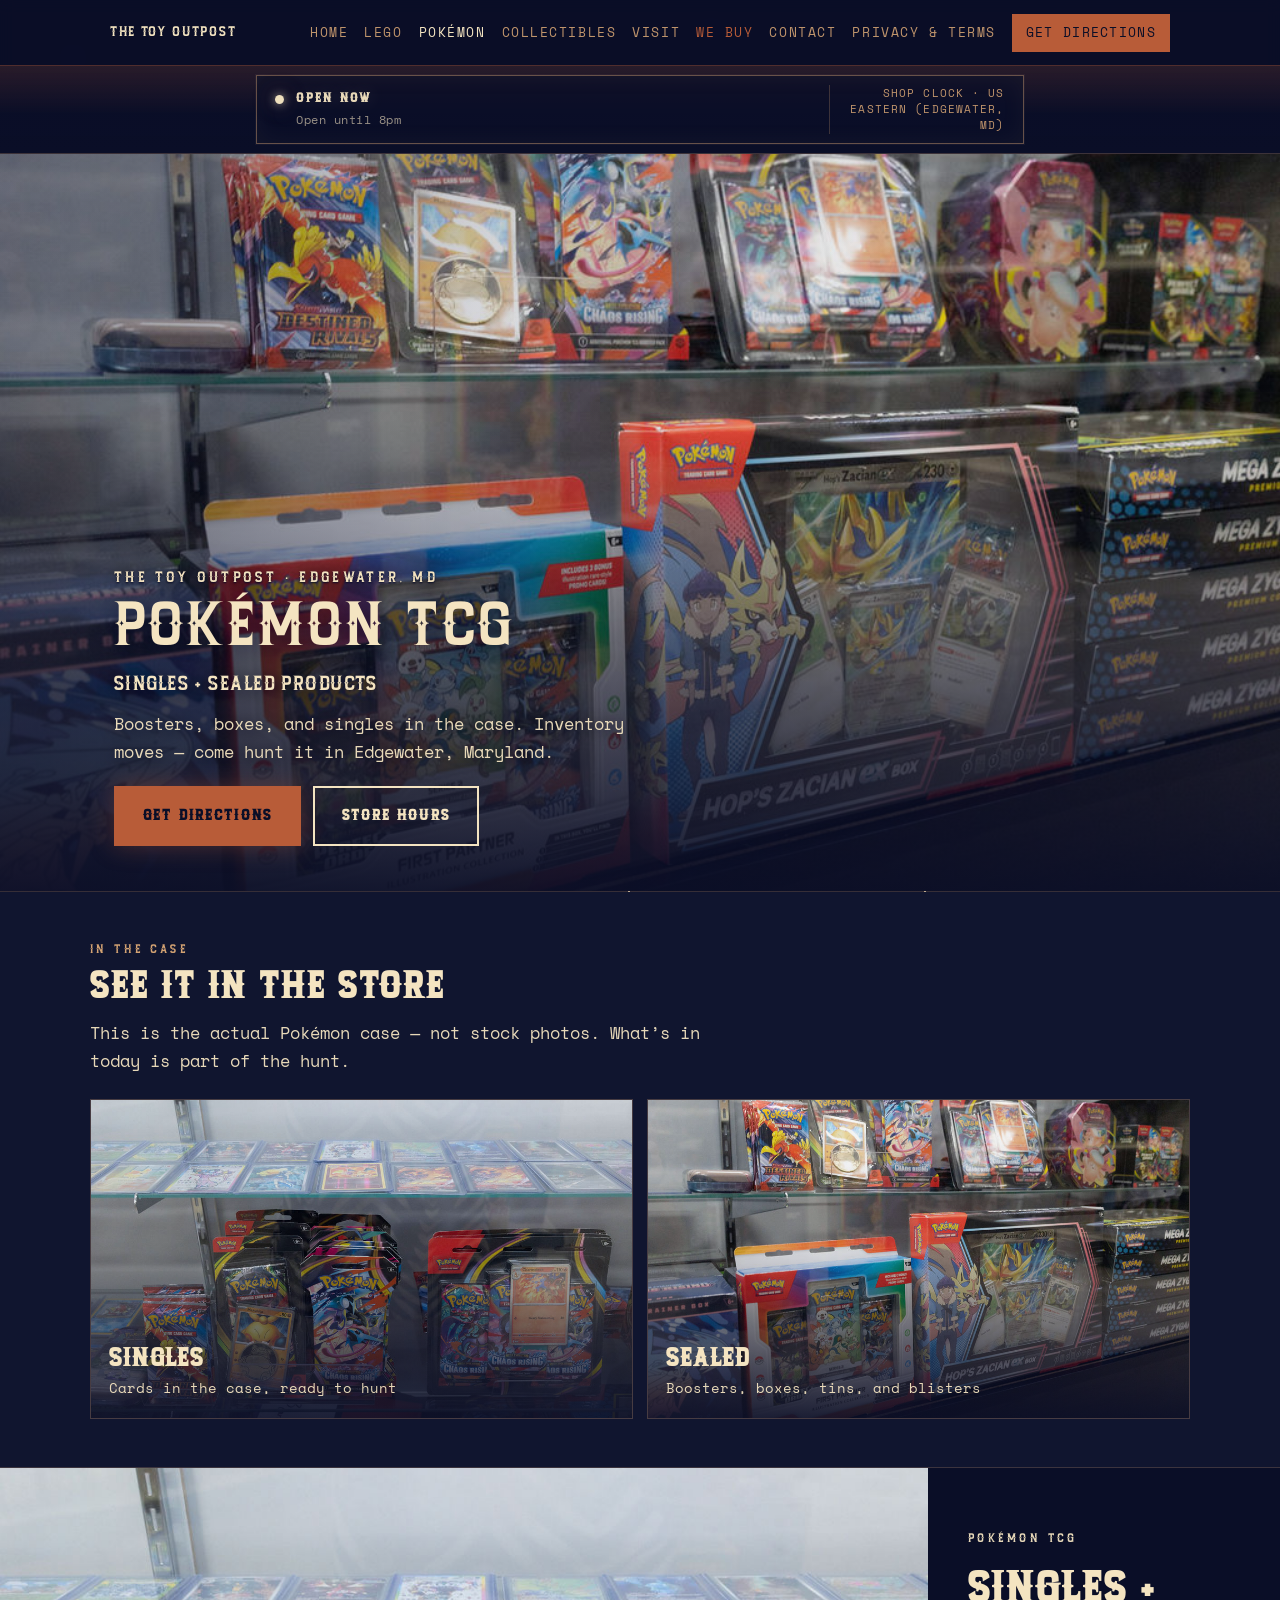
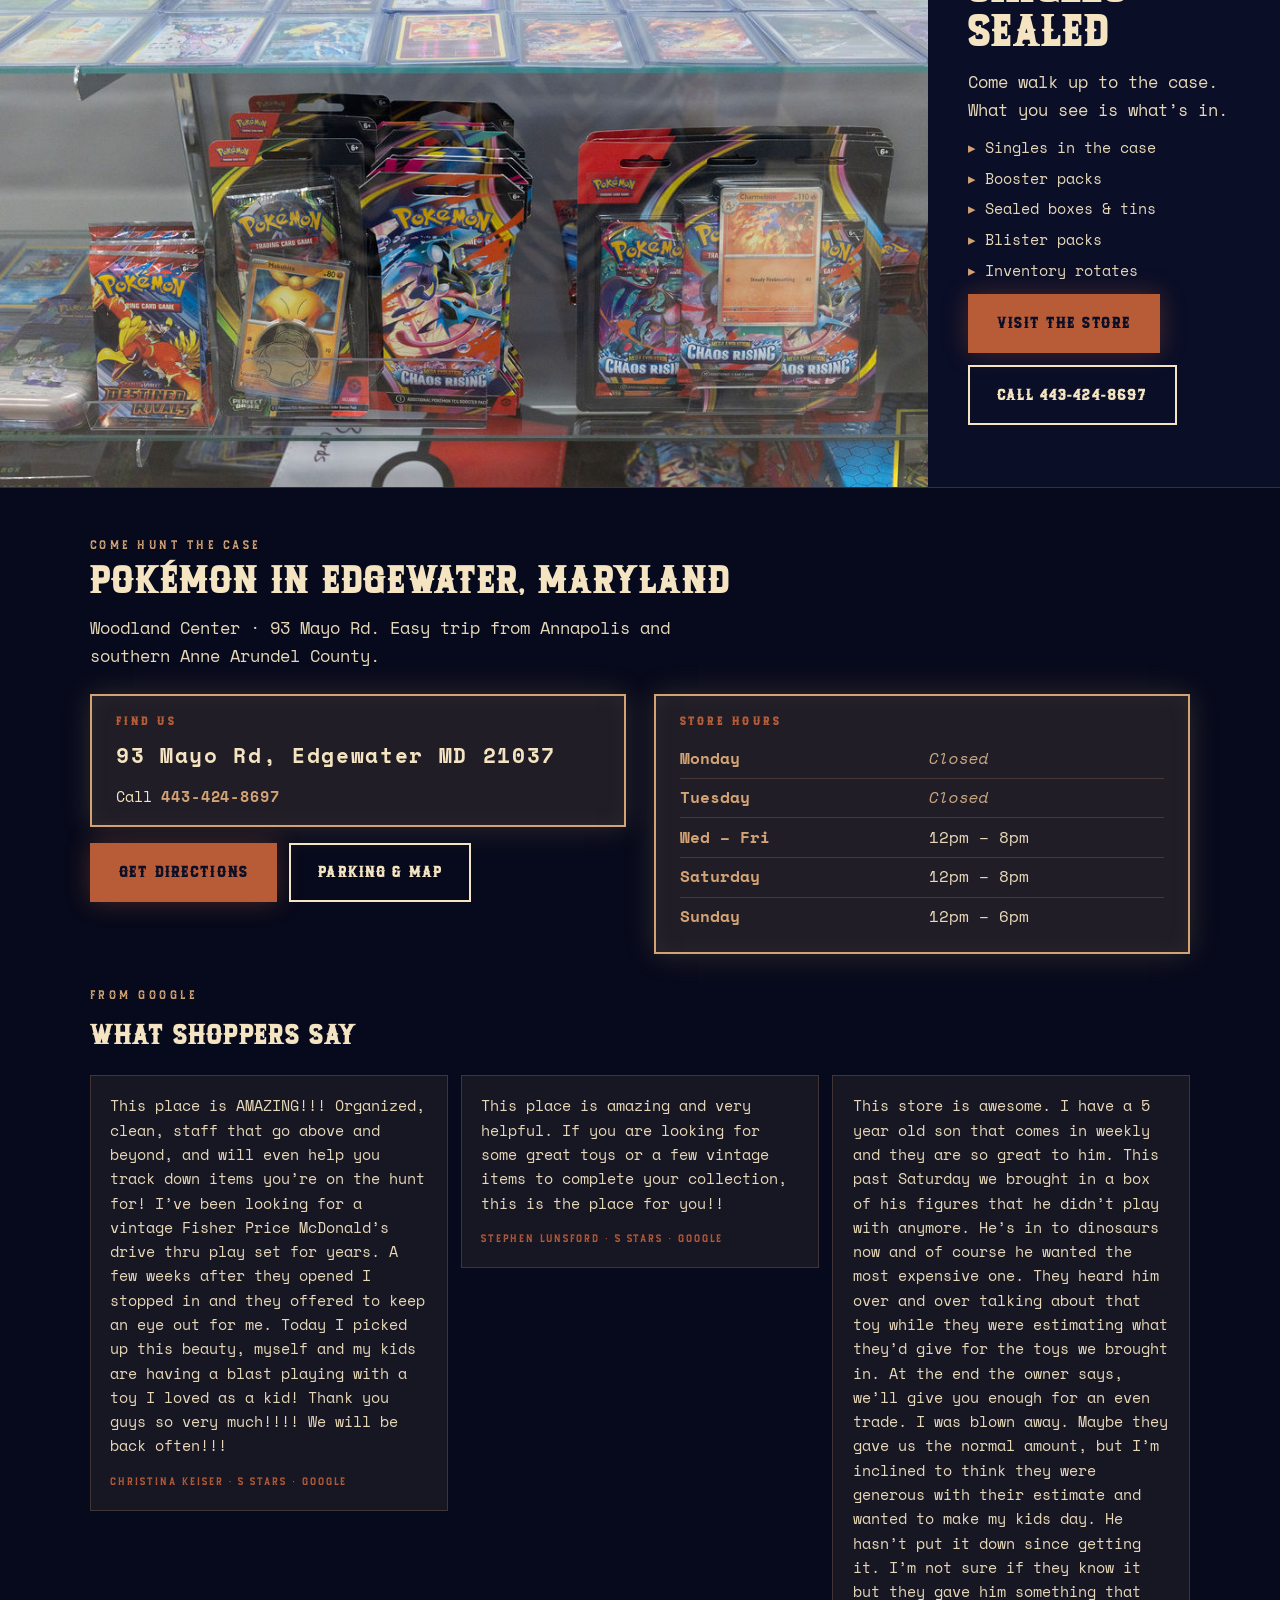
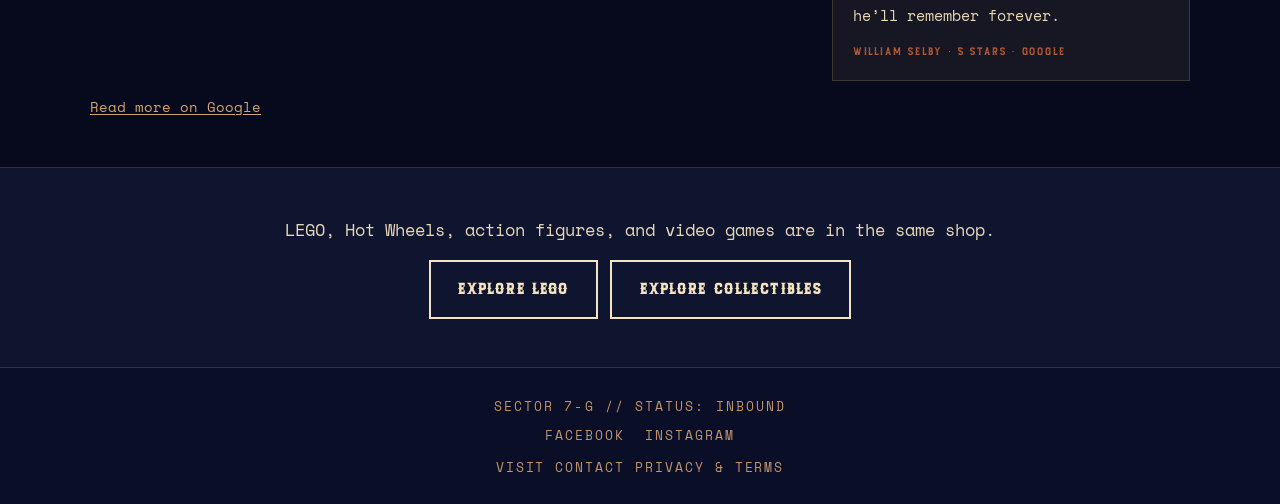
<file: pokemon.html>
<!DOCTYPE html>
<html lang="en">
<head>
    <meta charset="UTF-8">
    <meta name="viewport" content="width=device-width, initial-scale=1.0, viewport-fit=cover">
    <title>Pokémon TCG in Edgewater, MD | The Toy Outpost</title>
    <meta name="description" content="Pokémon TCG singles and sealed products in Edgewater, Maryland. Boosters, boxes, and the hunt at The Toy Outpost, 93 Mayo Rd.">
    <link rel="canonical" href="https://toyoutpostco.com/pokemon.html">
    <link rel="icon" type="image/svg+xml" href="favicon.svg">
    <link rel="icon" type="image/png" href="favicon.png">
    <meta property="og:type" content="website">
    <meta property="og:title" content="Pokémon Singles + Sealed | The Toy Outpost">
    <meta property="og:description" content="Pokémon TCG singles and sealed products in Edgewater, Maryland. Come hunt the case.">
    <meta property="og:url" content="https://toyoutpostco.com/pokemon.html">
    <meta property="og:image" content="https://toyoutpostco.com/assets/store/pokemon-sealed.jpg">
    <link href="https://fonts.googleapis.com/css2?family=Orbitron:wght@400;700;900&family=Space+Mono:wght@400;700&display=swap" rel="stylesheet">
    <script type="application/ld+json">
    {
        "@context": "https://schema.org",
        "@type": "ToyStore",
        "name": "The Toy Outpost",
        "url": "https://toyoutpostco.com/pokemon.html",
        "image": "https://toyoutpostco.com/assets/store/pokemon-sealed.jpg",
        "telephone": "+14434248697",
        "address": {
            "@type": "PostalAddress",
            "streetAddress": "93 Mayo Rd",
            "addressLocality": "Edgewater",
            "addressRegion": "MD",
            "postalCode": "21037",
            "addressCountry": "US"
        },
        "areaServed": ["Edgewater", "Annapolis", "Anne Arundel County"],
        "openingHoursSpecification": [
            {
                "@type": "OpeningHoursSpecification",
                "dayOfWeek": ["Wednesday", "Thursday", "Friday"],
                "opens": "12:00",
                "closes": "20:00"
            },
            {
                "@type": "OpeningHoursSpecification",
                "dayOfWeek": "Saturday",
                "opens": "12:00",
                "closes": "20:00"
            },
            {
                "@type": "OpeningHoursSpecification",
                "dayOfWeek": "Sunday",
                "opens": "12:00",
                "closes": "18:00"
            }
        ]
    }
    </script>
    <style>
        * { margin: 0; padding: 0; box-sizing: border-box; }

        @font-face {
            font-family: 'Rustique';
            src: url('assets/fonts/Rustique-Regular.otf') format('opentype');
            font-weight: 400;
            font-style: normal;
            font-display: swap;
        }

        :root {
            --dust: #D4A373;
            --void: #0A0E27;
            --star: #F4E4C1;
            --rust: #B85C38;
            --text-secondary: rgba(212, 163, 115, 0.9);
            --text-muted: rgba(244, 228, 193, 0.94);
            --surface: #10152f;
            --surface-2: #070a1c;
            --line: rgba(212, 163, 115, 0.22);
        }

        html {
            -webkit-text-size-adjust: 100%;
            text-size-adjust: 100%;
            scroll-behavior: smooth;
        }

        body {
            font-family: 'Space Mono', monospace;
            background: var(--void);
            color: var(--star);
            min-height: 100vh;
            position: relative;
            font-size: 1.0625rem;
            line-height: 1.65;
        }

        .stars {
            position: fixed;
            inset: 0;
            pointer-events: none;
            z-index: 0;
        }
        .star {
            position: absolute;
            background: var(--star);
            border-radius: 50%;
            animation: twinkle 3s infinite;
        }
        @keyframes twinkle {
            0%, 100% { opacity: 0.3; }
            50% { opacity: 1; }
        }

        .page { position: relative; z-index: 10; }

        .btn {
            display: inline-flex;
            align-items: center;
            justify-content: center;
            padding: 0.95rem 1.7rem;
            min-height: 48px;
            border: 2px solid var(--rust);
            font-family: 'Rustique', 'Orbitron', sans-serif;
            font-size: clamp(0.82rem, 2vw, 0.95rem);
            font-weight: 700;
            letter-spacing: 0.14em;
            text-transform: uppercase;
            text-decoration: none;
            text-align: center;
            transition: background 0.25s ease, color 0.25s ease, border-color 0.25s ease, transform 0.2s ease;
        }
        .btn-primary {
            background: var(--rust);
            color: var(--void);
            box-shadow: 0 0 24px rgba(184, 92, 56, 0.35);
        }
        .btn-primary:hover {
            background: #c96a42;
            border-color: #c96a42;
            color: var(--void);
            transform: translateY(-1px);
        }
        .btn-secondary {
            background: transparent;
            color: var(--star);
            border-color: var(--star);
        }
        .btn-secondary:hover {
            background: var(--star);
            color: var(--void);
        }
        .hero-actions,
        .feature-actions {
            display: flex;
            flex-wrap: wrap;
            gap: 0.75rem;
        }

        .site-header {
            position: sticky;
            top: 0;
            z-index: 30;
            backdrop-filter: blur(8px);
            background: rgba(10, 14, 39, 0.9);
            border-bottom: 1px solid rgba(212, 163, 115, 0.25);
        }
        .site-nav {
            position: relative;
            max-width: 1100px;
            margin: 0 auto;
            padding: 0.85rem 1.25rem;
            padding-left: max(1.25rem, env(safe-area-inset-left));
            padding-right: max(1.25rem, env(safe-area-inset-right));
            display: flex;
            align-items: center;
            justify-content: space-between;
            gap: 0.9rem;
        }
        .nav-brand {
            font-family: 'Rustique', 'Orbitron', sans-serif;
            color: var(--star);
            text-decoration: none;
            font-size: 0.875rem;
            letter-spacing: 0.12em;
            text-transform: uppercase;
            white-space: nowrap;
        }
        .nav-links {
            display: flex;
            align-items: center;
            gap: 1rem;
        }
        .nav-links a {
            color: var(--text-secondary);
            text-decoration: none;
            font-size: 0.8125rem;
            letter-spacing: 0.12em;
            text-transform: uppercase;
            transition: color 0.2s ease;
        }
        .nav-links a:hover,
        .nav-links a[aria-current="page"] {
            color: var(--star);
        }
        .nav-cta {
            color: var(--void) !important;
            background: var(--rust);
            border: 2px solid var(--rust);
            padding: 0.4rem 0.75rem;
            letter-spacing: 0.1em !important;
        }
        .nav-cta:hover {
            background: #c96a42;
            color: var(--void) !important;
        }
        .nav-links a.nav-buy { color: var(--rust); }
        .nav-links a.nav-buy:hover,
        .nav-links a.nav-buy[aria-current="page"] { color: #e08a62; }
        .nav-toggle {
            display: none;
            border: 1px solid rgba(212, 163, 115, 0.45);
            background: transparent;
            color: var(--dust);
            padding: 0.45rem 0.65rem;
            min-width: 44px;
            min-height: 44px;
            font-size: 1.15rem;
            line-height: 1;
            cursor: pointer;
        }

        .hero {
            position: relative;
            min-height: min(82vh, 760px);
            display: flex;
            align-items: flex-end;
            overflow: hidden;
            border-bottom: 1px solid var(--line);
        }
        .hero-media { position: absolute; inset: 0; }
        .hero-media img {
            width: 100%;
            height: 100%;
            object-fit: cover;
            object-position: 55% 45%;
        }
        .hero-media::after {
            content: '';
            position: absolute;
            inset: 0;
            background:
                linear-gradient(180deg, rgba(10, 14, 39, 0.1) 0%, rgba(10, 14, 39, 0.04) 36%, rgba(10, 14, 39, 0.62) 74%, rgba(10, 14, 39, 0.94) 100%),
                linear-gradient(90deg, rgba(10, 14, 39, 0.4) 0%, rgba(10, 14, 39, 0.08) 42%, transparent 72%);
        }
        .hero-copy {
            position: relative;
            z-index: 1;
            width: 100%;
            max-width: 1100px;
            margin: 0 auto;
            padding: 3.25rem 1.5rem 2.85rem;
            padding-left: max(1.5rem, env(safe-area-inset-left));
            padding-right: max(1.5rem, env(safe-area-inset-right));
        }
        .hero-kicker {
            font-family: 'Rustique', 'Orbitron', sans-serif;
            font-size: clamp(0.82rem, 1.9vw, 0.95rem);
            letter-spacing: 0.22em;
            text-transform: uppercase;
            color: var(--star);
            margin-bottom: 0.5rem;
            text-shadow:
                0 1px 2px rgba(10, 14, 39, 1),
                0 2px 16px rgba(10, 14, 39, 0.95),
                0 0 28px rgba(10, 14, 39, 0.8);
        }
        .hero h1 {
            font-family: 'Rustique', 'Orbitron', sans-serif;
            font-size: clamp(2rem, 6.4vw, 3.9rem);
            font-weight: 400;
            letter-spacing: 0.06em;
            line-height: 0.95;
            text-transform: uppercase;
            color: var(--star);
            text-shadow: 0 2px 24px rgba(10, 14, 39, 0.8);
            margin-bottom: 0.65rem;
        }
        .hero-sub {
            font-family: 'Rustique', 'Orbitron', sans-serif;
            font-size: clamp(0.95rem, 2.3vw, 1.28rem);
            letter-spacing: 0.07em;
            text-transform: uppercase;
            margin-bottom: 0.5rem;
            max-width: 36rem;
            text-shadow: 0 2px 16px rgba(10, 14, 39, 0.85);
        }
        .hero-place {
            font-size: clamp(0.95rem, 2vw, 1.05rem);
            color: var(--text-muted);
            margin-bottom: 1.3rem;
            max-width: 34rem;
            text-shadow: 0 2px 14px rgba(10, 14, 39, 0.9);
        }

        .section-pad {
            padding: 3rem 1.5rem;
            padding-left: max(1.5rem, env(safe-area-inset-left));
            padding-right: max(1.5rem, env(safe-area-inset-right));
        }
        .section-inner { max-width: 1100px; margin: 0 auto; }
        .section-label {
            font-family: 'Rustique', 'Orbitron', sans-serif;
            font-size: clamp(0.7rem, 1.7vw, 0.78rem);
            letter-spacing: 0.28em;
            text-transform: uppercase;
            color: var(--dust);
            margin-bottom: 0.45rem;
        }
        .section-heading {
            font-family: 'Rustique', 'Orbitron', sans-serif;
            font-size: clamp(1.55rem, 4vw, 2.35rem);
            letter-spacing: 0.08em;
            text-transform: uppercase;
            line-height: 1.05;
            margin-bottom: 0.7rem;
        }
        .section-lead {
            color: var(--text-muted);
            max-width: 40rem;
            margin-bottom: 1.5rem;
        }

        .proof {
            background: var(--surface);
            border-bottom: 1px solid var(--line);
        }
        .proof-grid {
            display: grid;
            grid-template-columns: 1fr;
            gap: 0.85rem;
        }
        .proof-card {
            position: relative;
            min-height: 240px;
            overflow: hidden;
            border: 1px solid rgba(212, 163, 115, 0.28);
        }
        .proof-card img {
            position: absolute;
            inset: 0;
            width: 100%;
            height: 100%;
            object-fit: cover;
        }
        .proof-card::after {
            content: '';
            position: absolute;
            inset: 0;
            background: linear-gradient(180deg, rgba(10, 14, 39, 0.02) 0%, rgba(10, 14, 39, 0.12) 48%, rgba(10, 14, 39, 0.9) 100%);
        }
        .proof-card-copy {
            position: absolute;
            left: 0;
            right: 0;
            bottom: 0;
            z-index: 1;
            padding: 1.15rem;
        }
        .proof-card h3 {
            font-family: 'Rustique', 'Orbitron', sans-serif;
            font-size: clamp(1.25rem, 3vw, 1.6rem);
            letter-spacing: 0.08em;
            text-transform: uppercase;
            line-height: 1;
            margin-bottom: 0.3rem;
        }
        .proof-card p {
            font-size: 0.88rem;
            color: var(--text-muted);
        }

        .feature-band {
            display: grid;
            grid-template-columns: 1fr;
            background: var(--void);
            border-bottom: 1px solid var(--line);
        }
        .feature-photo { overflow: hidden; }
        .feature-photo img {
            width: 100%;
            height: 100%;
            object-fit: cover;
            display: block;
            min-height: 260px;
            max-height: 360px;
        }
        .feature-copy {
            padding: 2rem 1.5rem 2.25rem;
            padding-left: max(1.5rem, env(safe-area-inset-left));
            padding-right: max(1.5rem, env(safe-area-inset-right));
            display: flex;
            flex-direction: column;
            justify-content: center;
            gap: 0.7rem;
        }
        .feature-copy h2 {
            font-family: 'Rustique', 'Orbitron', sans-serif;
            font-size: clamp(1.7rem, 4.6vw, 2.7rem);
            letter-spacing: 0.07em;
            text-transform: uppercase;
            line-height: 1.02;
        }
        .feature-copy p {
            color: var(--text-muted);
            max-width: 34rem;
        }
        .theme-list {
            margin: 0;
            padding: 0;
            list-style: none;
            display: grid;
            gap: 0.35rem;
            color: var(--text-muted);
            font-size: 0.95rem;
        }
        .theme-list li::before {
            content: '▸ ';
            color: var(--dust);
        }

        .visit-section {
            background: var(--surface-2);
            border-bottom: 1px solid var(--line);
            scroll-margin-top: 7.5rem;
        }
        .visit-layout {
            display: grid;
            grid-template-columns: 1fr;
            gap: 1.25rem;
        }
        .address-callout,
        .hours-callout {
            width: 100%;
            padding: 1rem 1.5rem;
            background: rgba(212, 163, 115, 0.12);
            border: 2px solid var(--dust);
            box-shadow: 0 0 28px rgba(212, 163, 115, 0.2), inset 0 0 20px rgba(212, 163, 115, 0.06);
        }
        .address-callout { margin-bottom: 1rem; }
        .find-us {
            font-family: 'Rustique', 'Orbitron', sans-serif;
            font-size: 0.72rem;
            font-weight: 700;
            letter-spacing: 0.3em;
            color: var(--rust);
            text-transform: uppercase;
            margin-bottom: 0.5rem;
            display: block;
        }
        .address {
            font-size: clamp(1.05rem, 2.4vw, 1.3rem);
            font-weight: 700;
            letter-spacing: 0.08em;
        }
        .address a { color: inherit; text-decoration: none; }
        .address a:hover { text-decoration: underline; }
        .phone-line {
            margin-top: 0.65rem;
            font-size: 0.95rem;
        }
        .phone-line a {
            color: var(--dust);
            font-weight: 700;
            letter-spacing: 0.06em;
            text-decoration: none;
        }
        .phone-line a:hover { color: var(--star); }

        .hours-table {
            width: 100%;
            border-collapse: collapse;
            font-size: clamp(0.9rem, 1.9vw, 0.98rem);
            color: var(--text-muted);
        }
        .hours-table caption {
            position: absolute;
            width: 1px;
            height: 1px;
            overflow: hidden;
            clip: rect(0, 0, 0, 0);
        }
        .hours-table th,
        .hours-table td {
            padding: 0.4rem 0;
            text-align: left;
            vertical-align: top;
            border-bottom: 1px solid rgba(212, 163, 115, 0.2);
        }
        .hours-table tr:last-child th,
        .hours-table tr:last-child td { border-bottom: none; }
        .hours-table th {
            font-weight: 700;
            color: var(--dust);
            padding-right: 1rem;
            white-space: nowrap;
        }
        .hours-table .closed { color: #c9a882; font-style: italic; }
        .hours-note {
            color: rgba(212, 163, 115, 0.88);
            font-size: clamp(0.82rem, 1.75vw, 0.9rem);
        }
        .visit-actions { margin-top: 1rem; }

        .reviews { margin-top: 2rem; }
        .reviews-heading {
            font-family: 'Rustique', 'Orbitron', sans-serif;
            font-size: clamp(1.25rem, 3vw, 1.7rem);
            letter-spacing: 0.08em;
            text-transform: uppercase;
            margin-bottom: 1rem;
        }
        .review-grid {
            display: grid;
            grid-template-columns: 1fr;
            gap: 0.85rem;
        }
        .review-card {
            margin: 0;
            padding: 1.15rem 1.2rem 1.2rem;
            border: 1px solid var(--line);
            background: rgba(212, 163, 115, 0.08);
        }
        .review-card p {
            color: var(--text-muted);
            font-size: 0.92rem;
            line-height: 1.65;
        }
        .review-card footer {
            margin-top: 0.9rem;
            font-family: 'Rustique', 'Orbitron', sans-serif;
            font-size: 0.68rem;
            letter-spacing: 0.18em;
            text-transform: uppercase;
            color: var(--rust);
        }
        .google-proof {
            margin-top: 0.85rem;
            font-size: 0.9rem;
            color: var(--text-muted);
        }
        .google-proof a {
            color: var(--dust);
            text-underline-offset: 0.14em;
        }
        .google-proof a:hover { color: var(--star); }

        .more-store {
            background: var(--surface);
            border-bottom: 1px solid var(--line);
            text-align: center;
        }
        .more-store p {
            color: var(--text-muted);
            margin-bottom: 1rem;
        }
        .more-store .feature-actions {
            justify-content: center;
        }

        .footer-info {
            background: var(--void);
            padding: 1.75rem 1.5rem max(1.5rem, env(safe-area-inset-bottom));
            text-align: center;
        }
        .coordinates {
            font-size: 0.8125rem;
            color: var(--text-secondary);
            letter-spacing: 0.16em;
        }
        .footer-link,
        .secondary-link {
            display: inline-block;
            margin-top: 0.65rem;
            font-size: 0.8125rem;
            color: var(--text-secondary);
            letter-spacing: 0.15em;
            text-decoration: none;
            text-transform: uppercase;
        }
        .footer-link:hover,
        .secondary-link:hover { color: var(--dust); }
        .social-links {
            margin-top: 0.5rem;
            display: flex;
            justify-content: center;
            gap: 1.25rem;
            flex-wrap: wrap;
        }
        .social-links a {
            font-size: 0.8125rem;
            color: var(--text-secondary);
            letter-spacing: 0.15em;
            text-decoration: none;
            text-transform: uppercase;
        }
        .social-links a:hover { color: var(--dust); }

        .sticky-directions { display: none; }

        @media (max-width: 768px) {
            .nav-toggle {
                display: inline-flex;
                align-items: center;
                justify-content: center;
            }
            .nav-links {
                display: none;
                position: absolute;
                z-index: 40;
                top: calc(100% + 0.45rem);
                left: max(1.25rem, env(safe-area-inset-left));
                right: max(1.25rem, env(safe-area-inset-right));
                flex-direction: column;
                align-items: flex-start;
                gap: 0.7rem;
                padding: 0.9rem;
                background: rgba(10, 14, 39, 0.96);
                border: 1px solid rgba(212, 163, 115, 0.35);
            }
            .nav-links.open { display: flex; }
            .nav-links a {
                width: 100%;
                font-size: 0.875rem;
                padding: 0.2rem 0;
            }
            .hero { min-height: min(72dvh, 640px); }
            .hero-copy { padding-top: 2.25rem; padding-bottom: 1.75rem; }
            .sticky-directions {
                display: flex;
                position: fixed;
                left: 0;
                right: 0;
                bottom: 0;
                z-index: 50;
                gap: 0.65rem;
                align-items: center;
                padding: 0.7rem 1rem max(0.7rem, env(safe-area-inset-bottom));
                background: rgba(10, 14, 39, 0.96);
                border-top: 1px solid rgba(212, 163, 115, 0.35);
                backdrop-filter: blur(10px);
            }
            .sticky-directions .btn { flex: 1 1 auto; padding: 0.85rem 1rem; }
            .sticky-hours {
                flex: 0 0 auto;
                color: var(--star);
                font-family: 'Rustique', 'Orbitron', sans-serif;
                font-size: 0.75rem;
                letter-spacing: 0.14em;
                text-transform: uppercase;
                text-decoration: none;
                padding: 0.75rem 0.7rem;
                border: 1px solid rgba(244, 228, 193, 0.4);
            }
            .footer-info {
                padding-bottom: max(5.5rem, calc(4.25rem + env(safe-area-inset-bottom)));
            }
            .section-pad { padding-top: 2.2rem; padding-bottom: 2.2rem; }
        }

        @media (min-width: 769px) {
            .proof-grid { grid-template-columns: repeat(3, 1fr); }
            .proof-grid--two { grid-template-columns: 1fr 1fr; }
            .proof-card { min-height: 320px; }
            .feature-band {
                grid-template-columns: 1.45fr 0.55fr;
                min-height: 560px;
            }
            .feature-photo img {
                min-height: 560px;
                max-height: none;
            }
            .feature-copy { padding: 3rem 2.5rem; }
            .visit-layout {
                grid-template-columns: 1fr 1fr;
                gap: 1.75rem;
                align-items: start;
            }
            .review-grid {
                grid-template-columns: repeat(3, 1fr);
                align-items: start;
            }
        }

        @media (max-width: 430px) {
            .hero h1 { font-size: clamp(1.75rem, 10.5vw, 2.25rem); }
            .proof-card { min-height: 220px; }
        }

        @media (prefers-reduced-motion: reduce) {
            html { scroll-behavior: auto; }
            .star { animation: none; }
        }
    </style>
    <link rel="stylesheet" href="assets/store-status.css">

</head>
<body>
    <header class="site-header">
        <nav class="site-nav" aria-label="Main">
            <a href="/" class="nav-brand">The Toy Outpost</a>
            <button class="nav-toggle" type="button" aria-expanded="false" aria-controls="main-nav-links" aria-label="Toggle navigation">&#9776;</button>
            <div class="nav-links" id="main-nav-links">
                <a href="/">Home</a>
                <a href="/lego.html">LEGO</a>
                <a href="/pokemon.html" aria-current="page">Pokémon</a>
                <a href="/collectibles.html">Collectibles</a>
                <a href="/visit.html">Visit</a>
                <a class="nav-buy" href="/sell-your-toys.html">We Buy</a>
                <a href="/contact.html">Contact</a>
                <a href="/privacy-and-terms.html">Privacy &amp; Terms</a>
                <a class="nav-cta" href="/visit.html">Get Directions</a>
            </div>
        </nav>
        <div class="site-ops-bar" role="region" aria-label="Store open status">
            <div class="site-ops-inner">
                <p class="store-status" id="store-status" data-open="false" role="status" aria-live="polite" aria-atomic="true">
                    <span class="store-status-primary">
                        <span class="store-status-dot" aria-hidden="true"></span>
                        <span class="store-status-lines">
                            <span class="store-status-main" id="store-status-main">…</span>
                            <span class="store-status-hint" id="store-status-hint"></span>
                        </span>
                    </span>
                    <span class="store-status-tz">Shop clock · US Eastern (Edgewater, MD)</span>
                </p>
            </div>
        </div>
    </header>
    <div class="stars" id="starfield"></div>

    <main class="page">
        <section class="hero" aria-labelledby="hero-heading">
            <div class="hero-media">
                <img src="assets/store/pokemon-sealed.jpg" width="1024" height="683" alt="Sealed Pokémon TCG boxes, tins, and blister packs at The Toy Outpost in Edgewater, Maryland." fetchpriority="high" decoding="async">
            </div>
            <div class="hero-copy">
                <p class="hero-kicker">The Toy Outpost · Edgewater, MD</p>
                <h1 id="hero-heading">Pokémon TCG</h1>
                <p class="hero-sub">Singles + Sealed Products</p>
                <p class="hero-place">Boosters, boxes, and singles in the case. Inventory moves — come hunt it in Edgewater, Maryland.</p>
                <div class="hero-actions">
                    <a class="btn btn-primary" href="/visit.html">Get Directions</a>
                    <a class="btn btn-secondary" href="#store-hours">Store Hours</a>
                </div>
            </div>
        </section>

        <section class="proof section-pad" aria-labelledby="on-the-wall">
            <div class="section-inner">
                <p class="section-label">In the case</p>
                <h2 class="section-heading" id="on-the-wall">See it in the store</h2>
                <p class="section-lead">This is the actual Pokémon case — not stock photos. What’s in today is part of the hunt.</p>
                <div class="proof-grid proof-grid--two">
                    <article class="proof-card">
                        <img src="assets/store/pokemon-singles.jpg" width="1024" height="683" alt="Pokémon TCG singles in toploaders at The Toy Outpost." loading="lazy" decoding="async">
                        <div class="proof-card-copy">
                            <h3>Singles</h3>
                            <p>Cards in the case, ready to hunt</p>
                        </div>
                    </article>
                    <article class="proof-card">
                        <img src="assets/store/pokemon-sealed.jpg" width="1024" height="683" alt="Sealed Pokémon TCG boxes and blister packs." loading="lazy" decoding="async">
                        <div class="proof-card-copy">
                            <h3>Sealed</h3>
                            <p>Boosters, boxes, tins, and blisters</p>
                        </div>
                    </article>
                </div>
            </div>
        </section>

        <section class="feature-band" aria-labelledby="selection-heading">
            <div class="feature-photo">
                <img src="assets/store/pokemon-singles.jpg" width="1024" height="683" alt="Pokémon TCG singles and sealed packs in a glass display case." loading="lazy" decoding="async">
            </div>
            <div class="feature-copy">
                <p class="section-label">Pokémon TCG</p>
                <h2 id="selection-heading">Singles + sealed</h2>
                <p>Come walk up to the case. What you see is what’s in.</p>
                <ul class="theme-list">
                    <li>Singles in the case</li>
                    <li>Booster packs</li>
                    <li>Sealed boxes &amp; tins</li>
                    <li>Blister packs</li>
                    <li>Inventory rotates</li>
                </ul>
                <div class="feature-actions">
                    <a class="btn btn-primary" href="/visit.html">Visit the Store</a>
                    <a class="btn btn-secondary" href="tel:+14434248697">Call 443-424-8697</a>
                </div>
            </div>
        </section>

        <section class="visit-section section-pad" id="store-hours" aria-labelledby="visit-heading">
            <div class="section-inner">
                <p class="section-label">Come hunt the case</p>
                <h2 class="section-heading" id="visit-heading">Pokémon in Edgewater, Maryland</h2>
                <p class="section-lead">Woodland Center · 93 Mayo Rd. Easy trip from Annapolis and southern Anne Arundel County.</p>
                <div class="visit-layout">
                    <div>
                        <div class="address-callout">
                            <span class="find-us">Find us</span>
                            <div class="address">
                                <a href="https://www.google.com/maps/search/?api=1&query=93+Mayo+Rd+Edgewater+MD+21037" target="_blank" rel="noopener noreferrer">93 Mayo Rd, Edgewater MD 21037</a>
                            </div>
                            <p class="phone-line">Call <a href="tel:+14434248697">443-424-8697</a></p>
                        </div>
                        <div class="visit-actions feature-actions">
                            <a class="btn btn-primary" href="/visit.html">Get Directions</a>
                            <a class="btn btn-secondary" href="/visit.html">Parking &amp; Map</a>
                        </div>
                    </div>
                    <div class="hours-callout">
                        <span class="find-us">Store hours</span>
                        <table class="hours-table">
                            <caption>Store hours for The Toy Outpost</caption>
                            <tbody>
                                <tr>
                                    <th scope="row">Monday</th>
                                    <td class="closed">Closed<span id="hours-note-wd-1" class="hours-note" hidden></span></td>
                                </tr>
                                <tr>
                                    <th scope="row">Tuesday</th>
                                    <td class="closed">Closed<span id="hours-note-wd-2" class="hours-note" hidden></span></td>
                                </tr>
                                <tr>
                                    <th scope="row">Wed – Fri</th>
                                    <td>12pm – 8pm<span id="hours-note-wd-345" class="hours-note" hidden></span></td>
                                </tr>
                                <tr>
                                    <th scope="row">Saturday</th>
                                    <td>12pm – 8pm<span id="hours-note-wd-6" class="hours-note" hidden></span></td>
                                </tr>
                                <tr>
                                    <th scope="row">Sunday</th>
                                    <td>12pm – 6pm<span id="hours-note-wd-0" class="hours-note" hidden></span></td>
                                </tr>
                            </tbody>
                        </table>
                    </div>
                </div>
                <div class="reviews" aria-labelledby="reviews-heading">
                    <p class="section-label">From Google</p>
                    <h3 class="reviews-heading" id="reviews-heading">What shoppers say</h3>
                    <div class="review-grid">
                        <blockquote class="review-card">
                            <p>This place is AMAZING!!! Organized, clean, staff that go above and beyond, and will even help you track down items you’re on the hunt for! I’ve been looking for a vintage Fisher Price McDonald’s drive thru play set for years. A few weeks after they opened I stopped in and they offered to keep an eye out for me. Today I picked up this beauty, myself and my kids are having a blast playing with a toy I loved as a kid! Thank you guys so very much!!!! We will be back often!!!</p>
                            <footer>Christina Keiser · 5 stars · Google</footer>
                        </blockquote>
                        <blockquote class="review-card">
                            <p>This place is amazing and very helpful. If you are looking for some great toys or a few vintage items to complete your collection, this is the place for you!!</p>
                            <footer>Stephen Lunsford · 5 stars · Google</footer>
                        </blockquote>
                        <blockquote class="review-card">
                            <p>This store is awesome. I have a 5 year old son that comes in weekly and they are so great to him. This past Saturday we brought in a box of his figures that he didn’t play with anymore. He’s in to dinosaurs now and of course he wanted the most expensive one. They heard him over and over talking about that toy while they were estimating what they’d give for the toys we brought in. At the end the owner says, we’ll give you enough for an even trade. I was blown away. Maybe they gave us the normal amount, but I’m inclined to think they were generous with their estimate and wanted to make my kids day. He hasn’t put it down since getting it. I’m not sure if they know it but they gave him something that he’ll remember forever.</p>
                            <footer>William Selby · 5 stars · Google</footer>
                        </blockquote>
                    </div>
                    <p class="google-proof">
                        <a href="https://www.google.com/maps/search/?api=1&amp;query=The+Toy+Outpost+93+Mayo+Rd+Edgewater+MD+21037" target="_blank" rel="noopener noreferrer">Read more on Google</a>
                    </p>
                </div>
            </div>
        </section>

        <section class="more-store section-pad">
            <p>LEGO, Hot Wheels, action figures, and video games are in the same shop.</p>
            <div class="feature-actions">
                <a class="btn btn-secondary" href="/lego.html">Explore LEGO</a>
                <a class="btn btn-secondary" href="/collectibles.html">Explore Collectibles</a>
            </div>
        </section>
    </main>

    <div class="footer-info">
        <div class="coordinates">SECTOR 7-G // STATUS: INBOUND</div>
        <nav class="social-links" aria-label="Social media">
            <a href="https://www.facebook.com/toyoutpostco" target="_blank" rel="noopener noreferrer">Facebook</a>
            <a href="https://www.instagram.com/toyoutpostco" target="_blank" rel="noopener noreferrer">Instagram</a>
        </nav>
        <a href="/visit.html" class="secondary-link">Visit</a>
        <a href="/contact.html" class="secondary-link">Contact</a>
        <a href="/privacy-and-terms.html" class="footer-link">Privacy &amp; Terms</a>
    </div>

    <div class="sticky-directions">
        <a class="btn btn-primary" href="/visit.html">Get Directions</a>
        <a class="sticky-hours" href="#store-hours">Hours</a>
    </div>

    <script defer src="assets/store-schedule.js"></script>
    <script>
        const navToggle = document.querySelector('.nav-toggle');
        const navLinks = document.querySelector('.nav-links');
        if (navToggle && navLinks) {
            navToggle.addEventListener('click', () => {
                const expanded = navToggle.getAttribute('aria-expanded') === 'true';
                navToggle.setAttribute('aria-expanded', String(!expanded));
                navLinks.classList.toggle('open');
            });
            navLinks.querySelectorAll('a').forEach((link) => {
                link.addEventListener('click', () => {
                    navLinks.classList.remove('open');
                    navToggle.setAttribute('aria-expanded', 'false');
                });
            });
        }

        const starfield = document.getElementById('starfield');
        for (let i = 0; i < 40; i++) {
            const star = document.createElement('div');
            star.className = 'star';
            star.style.width = Math.random() * 2 + 1 + 'px';
            star.style.height = star.style.width;
            star.style.left = Math.random() * 100 + '%';
            star.style.top = Math.random() * 100 + '%';
            star.style.animationDelay = Math.random() * 3 + 's';
            starfield.appendChild(star);
        }
    </script>
</body>
</html>
</file>
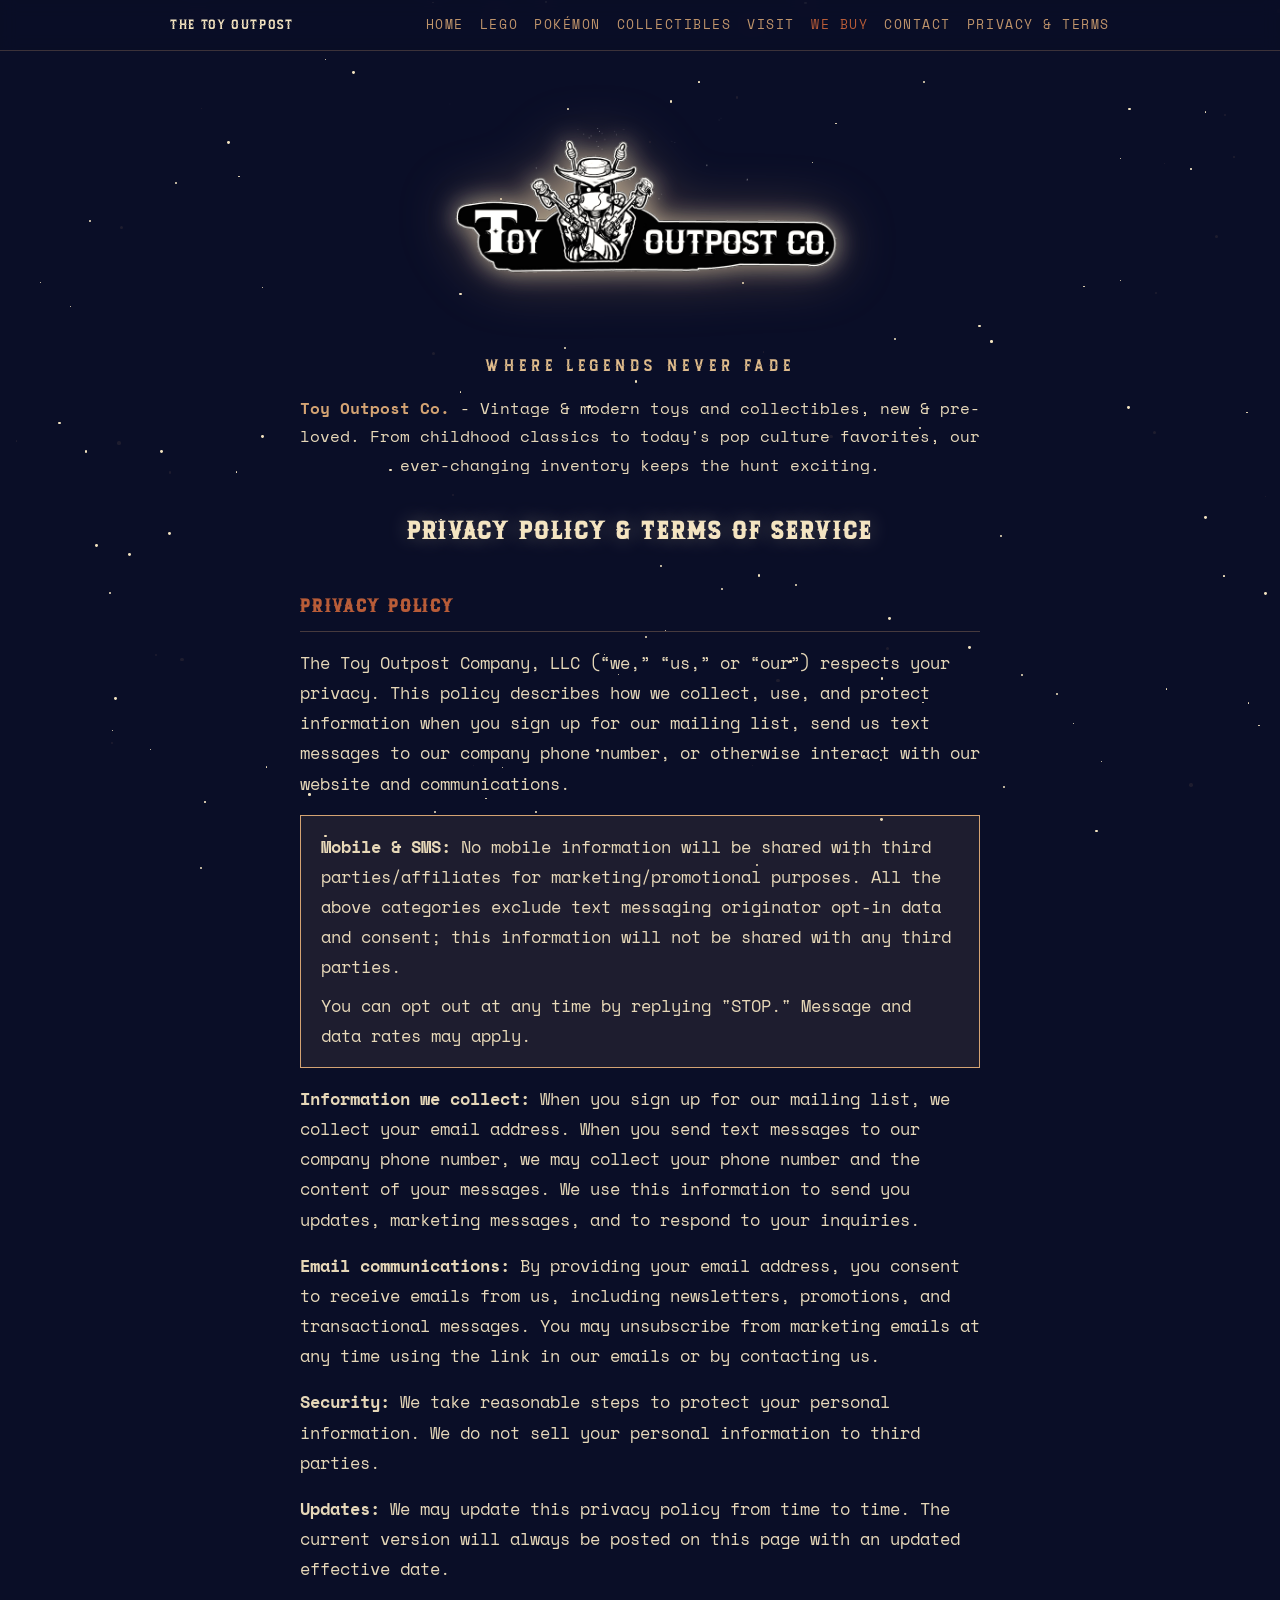
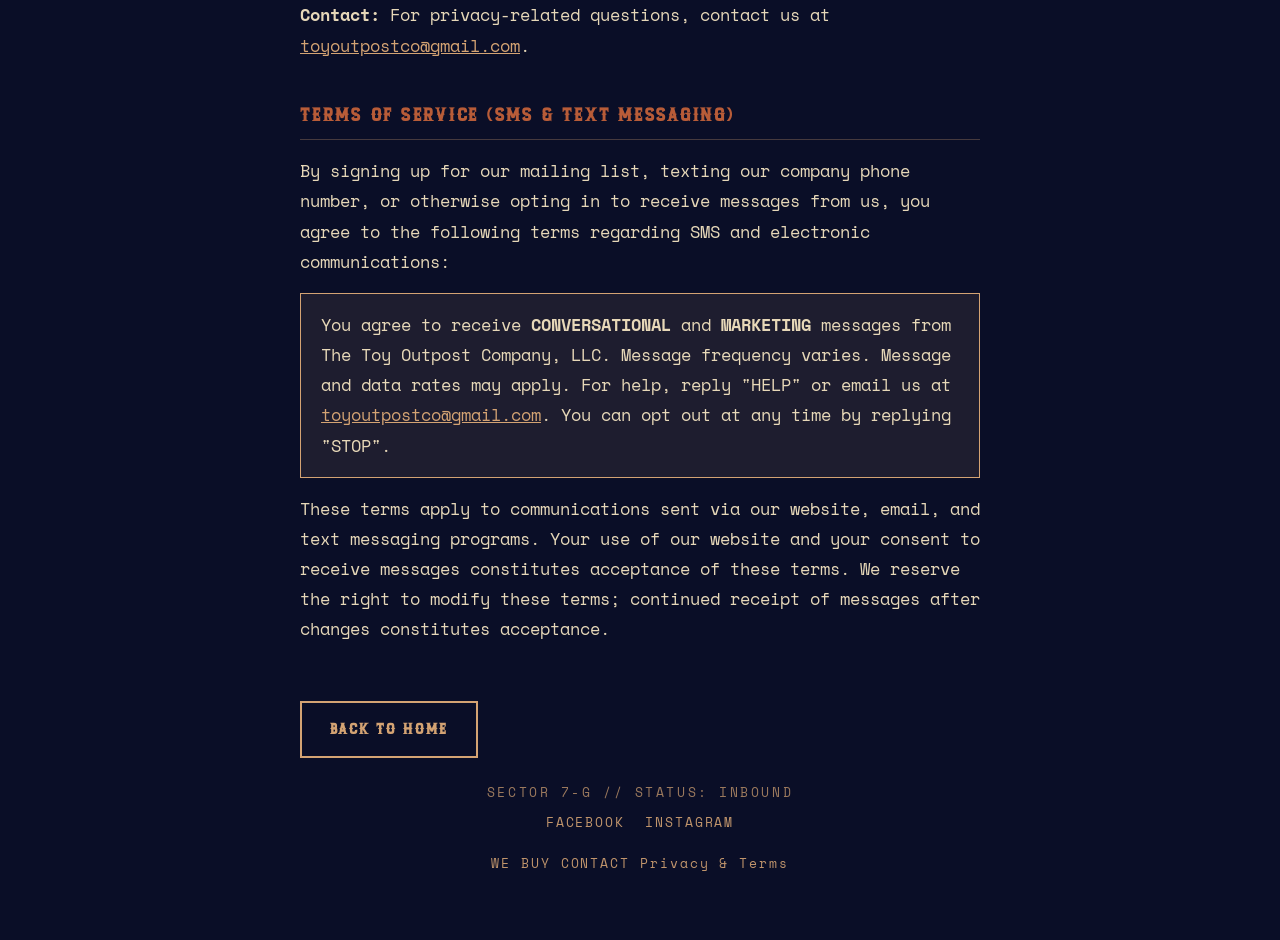
<file: privacy-and-terms.html>
<!DOCTYPE html>
<html lang="en">
<head>
    <meta charset="UTF-8">
    <meta name="viewport" content="width=device-width, initial-scale=1.0, viewport-fit=cover">
    <title>Privacy Policy & Terms of Service - The Toy Outpost</title>
    <link rel="icon" type="image/svg+xml" href="favicon.svg">
    <link rel="icon" type="image/png" href="favicon.png">
    <link href="https://fonts.googleapis.com/css2?family=Orbitron:wght@400;700;900&family=Space+Mono:wght@400;700&display=swap" rel="stylesheet">
    <style>
        * { margin: 0; padding: 0; box-sizing: border-box; }

        @font-face {
            font-family: 'Rustique';
            src: url('assets/fonts/Rustique-Regular.otf') format('opentype');
            font-weight: 400;
            font-style: normal;
            font-display: swap;
        }

        :root {
            --dust: #D4A373;
            --void: #0A0E27;
            --star: #F4E4C1;
            --rust: #B85C38;
            --text-secondary: rgba(212, 163, 115, 0.9);
            --text-muted: rgba(244, 228, 193, 0.94);
        }

        html {
            -webkit-text-size-adjust: 100%;
            text-size-adjust: 100%;
        }

        body {
            font-family: 'Space Mono', monospace;
            background: var(--void);
            color: var(--star);
            min-height: 100vh;
            position: relative;
            font-size: 1.0625rem;
            line-height: 1.65;
        }

        .stars {
            position: fixed;
            top: 0; left: 0;
            width: 100%; height: 100%;
            pointer-events: none;
        }

        .star {
            position: absolute;
            background: var(--star);
            border-radius: 50%;
            animation: twinkle 3s infinite;
        }

        @keyframes twinkle {
            0%, 100% { opacity: 0.3; }
            50% { opacity: 1; }
        }

        .dust-particle {
            position: absolute;
            background: var(--dust);
            opacity: 0.1;
            border-radius: 50%;
            animation: float 20s infinite;
        }

        @keyframes float {
            0%, 100% { transform: translate(0, 0); }
            25% { transform: translate(50px, -30px); }
            50% { transform: translate(-30px, 50px); }
            75% { transform: translate(20px, -40px); }
        }

        .container {
            position: relative;
            z-index: 10;
            min-height: 100vh;
            min-height: 100dvh;
            max-width: 720px;
            margin: 0 auto;
            padding: 2rem 1.5rem 4rem;
            padding-left: max(1.25rem, env(safe-area-inset-left));
            padding-right: max(1.25rem, env(safe-area-inset-right));
            padding-bottom: max(4rem, env(safe-area-inset-bottom));
        }

        .page-header {
            text-align: center;
            margin-bottom: 2.5rem;
        }

        .logo {
            display: block;
            margin-bottom: 0.75rem;
        }

        .logo img {
            display: block;
            max-width: min(90vw, 400px);
            height: auto;
            margin: 0 auto;
            filter: drop-shadow(0 0 12px rgba(244, 228, 193, 0.6))
                    drop-shadow(0 0 28px rgba(212, 163, 115, 0.35))
                    sepia(0.06) saturate(1.08);
        }

        .tagline {
            font-size: clamp(0.9rem, 2.1vw, 1.05rem);
            color: #e0bc8c;
            letter-spacing: 0.3em;
            text-transform: uppercase;
            margin-bottom: 0.8rem;
        
            font-family: 'Rustique', 'Orbitron', sans-serif;
        }

        .brand-intro {
            max-width: 760px;
            margin: 0 auto;
            text-align: center;
            font-size: clamp(0.95rem, 2vw, 1.02rem);
            line-height: 1.75;
            color: var(--text-muted);
        }

        .brand-intro .highlight {
            color: var(--dust);
            font-weight: 700;
        }


        .page-title {
            font-family: 'Rustique', 'Orbitron', sans-serif;
            font-size: clamp(1.25rem, 2.8vw, 1.55rem);
            font-weight: 700;
            letter-spacing: 0.12em;
            color: var(--star);
            text-transform: uppercase;
            margin-top: 2rem;
            margin-bottom: 1.5rem;
            text-shadow: 0 0 20px rgba(244, 228, 193, 0.3);
        }

        .section {
            margin-bottom: 2.5rem;
        }

        .section h2 {
            font-family: 'Rustique', 'Orbitron', sans-serif;
            font-size: clamp(1.02rem, 2.1vw, 1.15rem);
            font-weight: 700;
            letter-spacing: 0.15em;
            color: var(--rust);
            text-transform: uppercase;
            margin-bottom: 1rem;
            border-bottom: 1px solid rgba(212, 163, 115, 0.3);
            padding-bottom: 0.5rem;
        }

        .section p {
            font-size: clamp(0.98rem, 1.95vw, 1.06rem);
            line-height: 1.78;
            color: var(--text-muted);
            margin-bottom: 1rem;
        }

        .section p:last-child {
            margin-bottom: 0;
        }

        .section .highlight-box {
            background: rgba(212, 163, 115, 0.1);
            border: 1px solid var(--dust);
            padding: 1rem 1.25rem;
            margin: 1rem 0;
        }

        .section .highlight-box p {
            margin-bottom: 0.5rem;
        }

        .section .highlight-box p:last-child {
            margin-bottom: 0;
        }

        .section a {
            color: var(--dust);
            text-decoration: underline;
        }

        .section a:hover {
            color: var(--star);
        }

        .back-link {
            display: inline-block;
            margin-top: 1rem;
            padding: 0.9rem 1.75rem;
            border: 2px solid var(--dust);
            color: var(--dust);
            font-family: 'Rustique', 'Orbitron', sans-serif;
            font-size: 0.95rem;
            font-weight: 700;
            letter-spacing: 0.15em;
            text-transform: uppercase;
            text-decoration: none;
            transition: all 0.3s ease;
        }

        .back-link:hover {
            color: var(--void);
            background: var(--dust);
        }

        .footer-contact-link {
            display: inline-block;
            margin-top: 0.6rem;
            font-size: 0.8rem;
            color: var(--text-secondary);
            letter-spacing: 0.15em;
            text-decoration: none;
            text-transform: uppercase;
            transition: color 0.2s ease;
        }

        .footer-contact-link:hover {
            color: var(--dust);
        }

        .footer-link {
            display: inline-block;
            margin-top: 1.25rem;
            font-size: 0.8rem;
            color: var(--text-secondary);
            letter-spacing: 0.15em;
            text-decoration: none;
            transition: color 0.2s ease;
        }

        .footer-link:hover {
            color: var(--dust);
        }

        .social-links {
            margin-top: 1rem;
            display: flex;
            justify-content: center;
            gap: 1.25rem;
            flex-wrap: wrap;
        }

        .social-links a {
            font-size: 0.8rem;
            color: var(--text-secondary);
            letter-spacing: 0.15em;
            text-decoration: none;
            text-transform: uppercase;
            transition: color 0.2s ease;
        }

        .social-links a:hover {
            color: var(--dust);
        }

        .secondary-link {
            display: inline-block;
            margin-top: 0.6rem;
            font-size: 0.8rem;
            color: var(--text-secondary);
            letter-spacing: 0.15em;
            text-decoration: none;
            transition: color 0.2s ease;
            text-transform: uppercase;
        }

        .secondary-link:hover {
            color: var(--dust);
        }

        .footer-info {
            margin-top: 1.5rem;
            text-align: center;
            opacity: 1;
        }

        .coordinates {
            font-family: 'Space Mono', monospace;
            font-size: 0.8rem;
            color: rgba(212, 163, 115, 0.72);
            letter-spacing: 0.2em;
        }

        .social-links {
            margin-top: 0.5rem;
        }

        @media (max-width: 430px) {
            .container {
                padding: 1.5rem max(1.25rem, env(safe-area-inset-left)) 3rem;
            }

            .tagline {
                font-size: 0.92rem;
            }

            .brand-intro {
                font-size: 0.98rem;
            }

            .page-title {
                font-size: clamp(1.15rem, 5.5vw, 1.4rem);
                letter-spacing: 0.1em;
            }

            .section h2 {
                font-size: 0.98rem;
                letter-spacing: 0.12em;
            }

            .section p {
                font-size: 0.98rem;
            }
        }

        .site-header {
            position: sticky;
            top: 0;
            z-index: 30;
            backdrop-filter: blur(8px);
            background: rgba(10, 14, 39, 0.82);
            border-bottom: 1px solid rgba(212, 163, 115, 0.25);
        }

        .site-nav {
            position: relative;
            max-width: 980px;
            margin: 0 auto;
            padding: 0.85rem 1.25rem;
            padding-left: max(1.25rem, env(safe-area-inset-left));
            padding-right: max(1.25rem, env(safe-area-inset-right));
            display: flex;
            align-items: center;
            justify-content: space-between;
            gap: 0.9rem;
        }

        .nav-brand {
            font-family: 'Rustique', 'Orbitron', sans-serif;
            color: var(--star);
            text-decoration: none;
            font-size: 0.85rem;
            letter-spacing: 0.12em;
            text-transform: uppercase;
            white-space: nowrap;
        }

        .nav-links {
            display: flex;
            align-items: center;
            gap: 1rem;
        }

        .nav-links a {
            color: var(--text-secondary);
            text-decoration: none;
            font-size: 0.8rem;
            letter-spacing: 0.12em;
            text-transform: uppercase;
            transition: color 0.2s ease;
        }

        .nav-links a:hover {
            color: var(--star);
        }

        .nav-links a.nav-buy { color: var(--rust); }
        .nav-links a.nav-buy:hover { color: #e08a62; }

        .nav-toggle {
            display: none;
            border: 1px solid rgba(212, 163, 115, 0.45);
            background: transparent;
            color: var(--dust);
            padding: 0.35rem 0.55rem;
            font-size: 1rem;
            line-height: 1;
            cursor: pointer;
        }

        @media (max-width: 768px) {
            .nav-toggle {
                display: inline-flex;
                align-items: center;
                justify-content: center;
            }

            .nav-links {
                display: none;
                position: absolute;
                z-index: 40;
                top: calc(100% + 0.45rem);
                left: max(1.25rem, env(safe-area-inset-left));
                right: max(1.25rem, env(safe-area-inset-right));
                flex-direction: column;
                align-items: flex-start;
                gap: 0.7rem;
                padding: 0.9rem;
                background: rgba(10, 14, 39, 0.96);
                border: 1px solid rgba(212, 163, 115, 0.35);
            }

            .nav-links.open {
                display: flex;
            }

            .nav-links a {
                width: 100%;
                font-size: 0.875rem;
                padding: 0.2rem 0;
            }
        }

    </style>
</head>
<body>

    <header class="site-header">
        <nav class="site-nav" aria-label="Main">
            <a href="/" class="nav-brand">The Toy Outpost</a>
            <button class="nav-toggle" type="button" aria-expanded="false" aria-controls="main-nav-links" aria-label="Toggle navigation">&#9776;</button>
            <div class="nav-links" id="main-nav-links">
                <a href="/">Home</a>
                <a href="/lego.html">LEGO</a>
                <a href="/pokemon.html">Pokémon</a>
                <a href="/collectibles.html">Collectibles</a>
                <a href="/visit.html">Visit</a>
                <a class="nav-buy" href="/sell-your-toys.html">We Buy</a>
                <a href="/contact.html">Contact</a>
                <a href="/privacy-and-terms.html">Privacy &amp; Terms</a>
            </div>
        </nav>
    </header>
    <div class="stars" id="starfield"></div>

    <div class="container">
        <header class="page-header">
            <a href="/" class="logo">
                <img src="assets/logo-horizontal.png" alt="The Toy Outpost" />
            </a>
            <div class="tagline">Where Legends Never Fade</div>
            <p class="brand-intro">
                <span class="highlight">Toy Outpost Co.</span> - Vintage &amp; modern toys and collectibles, new &amp; pre-loved.
                From childhood classics to today's pop culture favorites, our ever-changing inventory keeps the hunt exciting.
            </p>
            <h1 class="page-title">Privacy Policy & Terms of Service</h1>
        </header>

        <section class="section" id="privacy">
            <h2>Privacy Policy</h2>
            <p>The Toy Outpost Company, LLC (“we,” “us,” or “our”) respects your privacy. This policy describes how we collect, use, and protect information when you sign up for our mailing list, send us text messages to our company phone number, or otherwise interact with our website and communications.</p>

            <div class="highlight-box">
                <p><strong>Mobile &amp; SMS:</strong> No mobile information will be shared with third parties/affiliates for marketing/promotional purposes. All the above categories exclude text messaging originator opt-in data and consent; this information will not be shared with any third parties.</p>
                <p>You can opt out at any time by replying &quot;STOP.&quot; Message and data rates may apply.</p>
            </div>

            <p><strong>Information we collect:</strong> When you sign up for our mailing list, we collect your email address. When you send text messages to our company phone number, we may collect your phone number and the content of your messages. We use this information to send you updates, marketing messages, and to respond to your inquiries.</p>

            <p><strong>Email communications:</strong> By providing your email address, you consent to receive emails from us, including newsletters, promotions, and transactional messages. You may unsubscribe from marketing emails at any time using the link in our emails or by contacting us.</p>

            <p><strong>Security:</strong> We take reasonable steps to protect your personal information. We do not sell your personal information to third parties.</p>

            <p><strong>Updates:</strong> We may update this privacy policy from time to time. The current version will always be posted on this page with an updated effective date.</p>

            <p><strong>Contact:</strong> For privacy-related questions, contact us at <a href="mailto:toyoutpostco@gmail.com">toyoutpostco@gmail.com</a>.</p>
        </section>

        <section class="section" id="terms">
            <h2>Terms of Service (SMS &amp; Text Messaging)</h2>
            <p>By signing up for our mailing list, texting our company phone number, or otherwise opting in to receive messages from us, you agree to the following terms regarding SMS and electronic communications:</p>

            <div class="highlight-box">
                <p>You agree to receive <strong>CONVERSATIONAL</strong> and <strong>MARKETING</strong> messages from The Toy Outpost Company, LLC. Message frequency varies. Message and data rates may apply. For help, reply &quot;HELP&quot; or email us at <a href="mailto:toyoutpostco@gmail.com">toyoutpostco@gmail.com</a>. You can opt out at any time by replying &quot;STOP&quot;.</p>
            </div>

            <p>These terms apply to communications sent via our website, email, and text messaging programs. Your use of our website and your consent to receive messages constitutes acceptance of these terms. We reserve the right to modify these terms; continued receipt of messages after changes constitutes acceptance.</p>
        </section>

        <a href="/" class="back-link">Back to home</a>
        <div class="footer-info">
            <div class="coordinates">SECTOR 7-G // STATUS: INBOUND</div>
            <nav class="social-links" aria-label="Social media">
                <a href="https://www.facebook.com/toyoutpostco" target="_blank" rel="noopener noreferrer">Facebook</a>
                <a href="https://www.instagram.com/toyoutpostco" target="_blank" rel="noopener noreferrer">Instagram</a>
            </nav>
            <a href="/sell-your-toys.html" class="secondary-link">We Buy</a>
            <a href="/contact.html" class="footer-contact-link">Contact</a>
            <a href="/privacy-and-terms.html" class="footer-link">Privacy &amp; Terms</a>
        </div>
    </div>

    <script>

        const navToggle = document.querySelector('.nav-toggle');
        const navLinks = document.querySelector('.nav-links');
        if (navToggle && navLinks) {
            navToggle.addEventListener('click', () => {
                const expanded = navToggle.getAttribute('aria-expanded') === 'true';
                navToggle.setAttribute('aria-expanded', String(!expanded));
                navLinks.classList.toggle('open');
            });
            navLinks.querySelectorAll('a').forEach((link) => {
                link.addEventListener('click', () => {
                    navLinks.classList.remove('open');
                    navToggle.setAttribute('aria-expanded', 'false');
                });
            });
        }

        const starfield = document.getElementById('starfield');
        for (let i = 0; i < 100; i++) {
            const star = document.createElement('div');
            star.className = 'star';
            star.style.width = star.style.height = (Math.random() * 2 + 1) + 'px';
            star.style.left = Math.random() * 100 + '%';
            star.style.top = Math.random() * 100 + '%';
            star.style.animationDelay = Math.random() * 3 + 's';
            starfield.appendChild(star);
        }
        for (let i = 0; i < 30; i++) {
            const dust = document.createElement('div');
            dust.className = 'dust-particle';
            dust.style.width = dust.style.height = (Math.random() * 3 + 1) + 'px';
            dust.style.left = Math.random() * 100 + '%';
            dust.style.top = Math.random() * 100 + '%';
            dust.style.animationDelay = Math.random() * 20 + 's';
            dust.style.animationDuration = (Math.random() * 10 + 15) + 's';
            starfield.appendChild(dust);
        }
    </script>
</body>
</html>
</file>
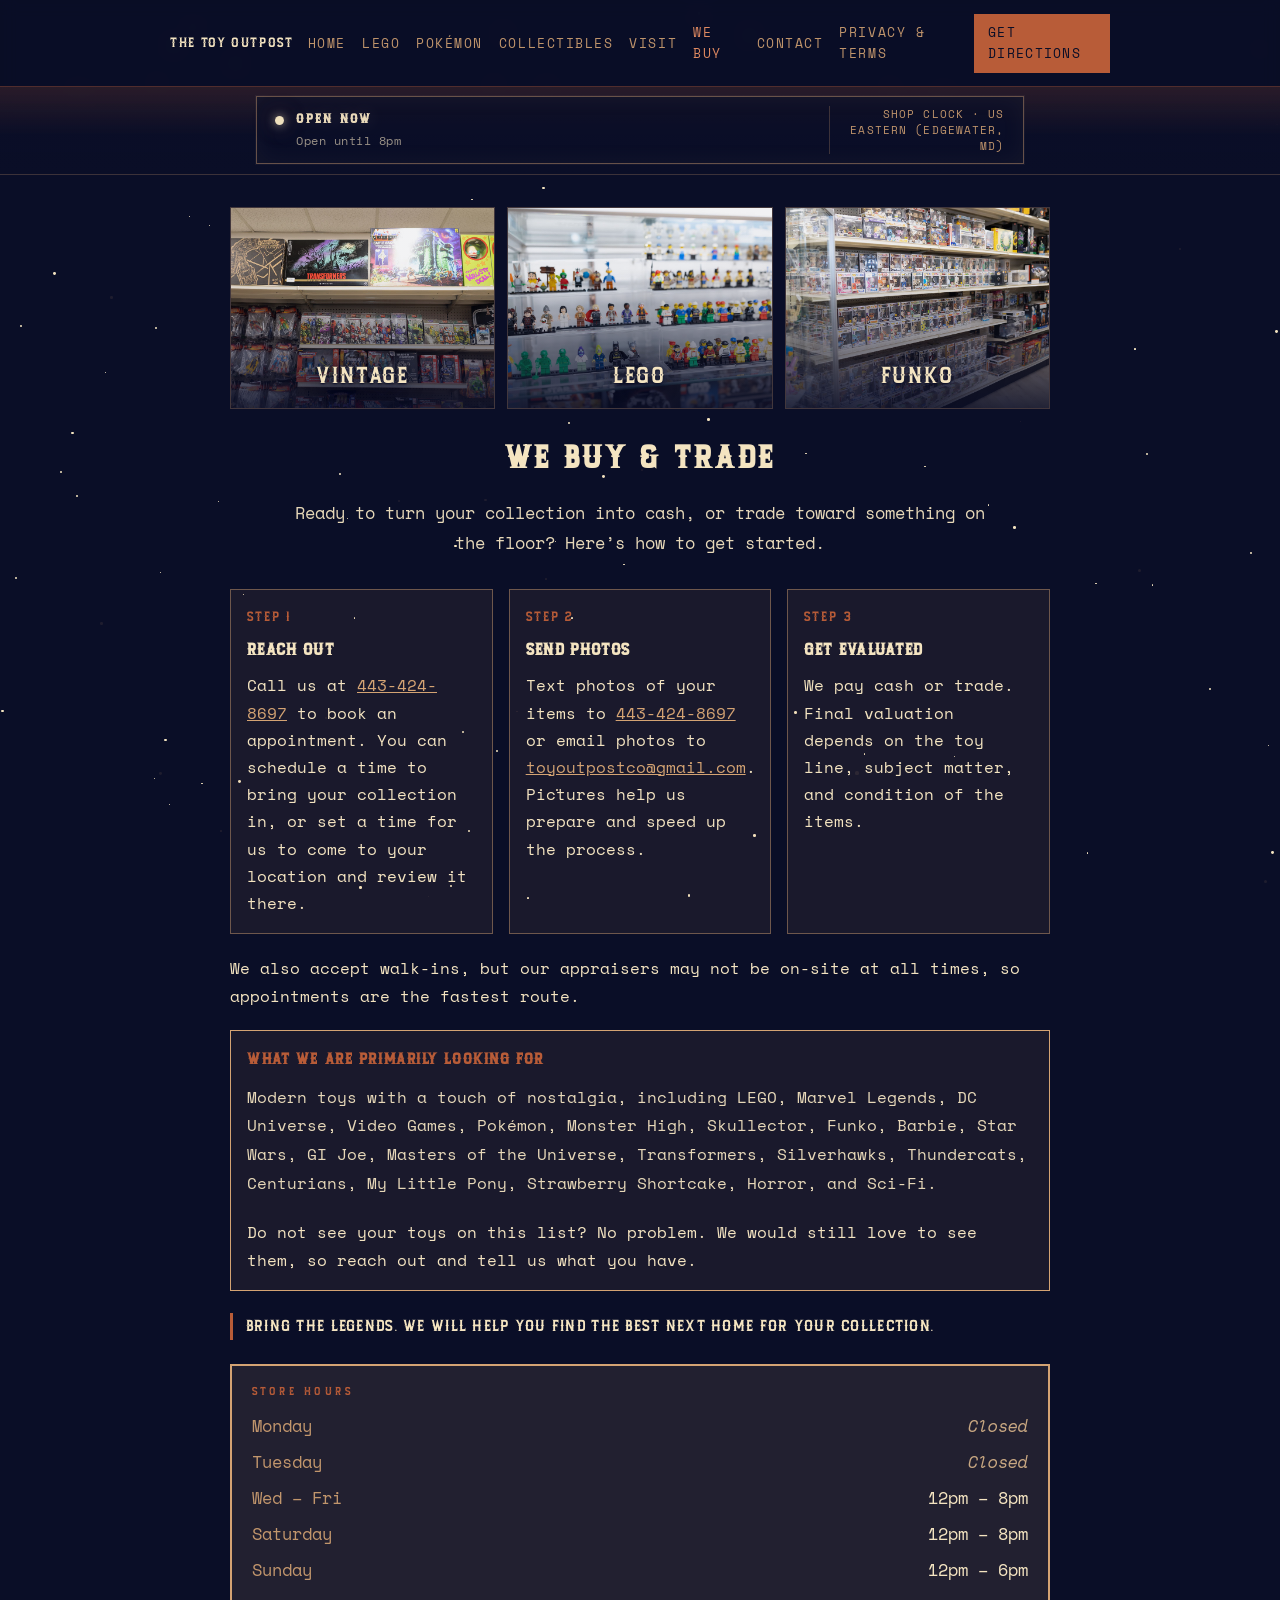
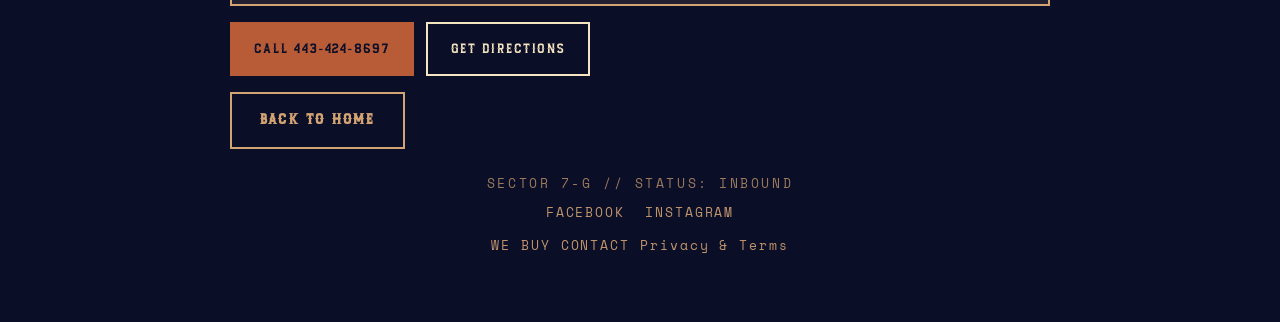
<file: sell-your-toys.html>
<!DOCTYPE html>
<html lang="en">
<head>
    <meta charset="UTF-8">
    <meta name="viewport" content="width=device-width, initial-scale=1.0, viewport-fit=cover">
    <title>We Buy &amp; Trade Toys - The Toy Outpost</title>
    <link rel="icon" type="image/svg+xml" href="favicon.svg">
    <link rel="icon" type="image/png" href="favicon.png">
    <link href="https://fonts.googleapis.com/css2?family=Orbitron:wght@400;700;900&family=Space+Mono:wght@400;700&display=swap" rel="stylesheet">
    <style>
        * { margin: 0; padding: 0; box-sizing: border-box; }

        @font-face {
            font-family: 'Rustique';
            src: url('assets/fonts/Rustique-Regular.otf') format('opentype');
            font-weight: 400;
            font-style: normal;
            font-display: swap;
        }
        :root {
            --dust: #D4A373;
            --void: #0A0E27;
            --star: #F4E4C1;
            --rust: #B85C38;
            --text-secondary: rgba(212, 163, 115, 0.9);
            --text-muted: rgba(244, 228, 193, 0.94);
        }
        html {
            -webkit-text-size-adjust: 100%;
            text-size-adjust: 100%;
        }
        body {
            font-family: 'Space Mono', monospace;
            background: var(--void);
            color: var(--star);
            min-height: 100vh;
            position: relative;
            font-size: 1.0625rem;
            line-height: 1.65;
        }
        .stars {
            position: fixed;
            top: 0; left: 0;
            width: 100%; height: 100%;
            pointer-events: none;
        }
        .star {
            position: absolute;
            background: var(--star);
            border-radius: 50%;
            animation: twinkle 3s infinite;
        }
        .dust-particle {
            position: absolute;
            background: var(--dust);
            opacity: 0.1;
            border-radius: 50%;
            animation: float 20s infinite;
        }
        @keyframes twinkle {
            0%, 100% { opacity: 0.3; }
            50% { opacity: 1; }
        }
        @keyframes float {
            0%, 100% { transform: translate(0, 0); }
            25% { transform: translate(50px, -30px); }
            50% { transform: translate(-30px, 50px); }
            75% { transform: translate(20px, -40px); }
        }

        .container {
            position: relative;
            z-index: 10;
            max-width: 860px;
            margin: 0 auto;
            padding: 2rem 1.25rem 4rem;
            padding-left: max(1.25rem, env(safe-area-inset-left));
            padding-right: max(1.25rem, env(safe-area-inset-right));
            padding-bottom: max(4rem, env(safe-area-inset-bottom));
        }
        .page-header {
            text-align: center;
            margin-bottom: 2rem;
        }
        .logo img {
            display: block;
            max-width: min(90vw, 420px);
            height: auto;
            margin: 0 auto 0.75rem;
            filter: drop-shadow(0 0 12px rgba(244, 228, 193, 0.6))
                    drop-shadow(0 0 28px rgba(212, 163, 115, 0.35))
                    sepia(0.06) saturate(1.08);
        }
        .tagline {
            font-size: clamp(0.9rem, 2.1vw, 1.05rem);
            color: #e0bc8c;
            letter-spacing: 0.3em;
            text-transform: uppercase;
            margin-bottom: 0.8rem;
        
            font-family: 'Rustique', 'Orbitron', sans-serif;
        }
        .brand-intro {
            max-width: 760px;
            margin: 0 auto;
            text-align: center;
            font-size: clamp(0.95rem, 2vw, 1.02rem);
            line-height: 1.75;
            color: var(--text-muted);
        }
        .brand-intro .highlight {
            color: var(--dust);
            font-weight: 700;
        }
        .page-title {
            margin-top: 1.5rem;
            font-family: 'Rustique', 'Orbitron', sans-serif;
            font-size: clamp(1.35rem, 3.2vw, 2rem);
            letter-spacing: 0.12em;
            text-transform: uppercase;
            color: var(--star);
        }
        .subtitle {
            max-width: 700px;
            margin: 0.8rem auto 0;
            font-size: clamp(0.95rem, 2vw, 1.05rem);
            line-height: 1.75;
            color: var(--text-muted);
        }
        .steps {
            display: grid;
            grid-template-columns: repeat(auto-fit, minmax(240px, 1fr));
            gap: 1rem;
            margin-top: 2rem;
        }
        .step {
            border: 1px solid rgba(212, 163, 115, 0.45);
            background: rgba(212, 163, 115, 0.08);
            padding: 1rem;
        }
        .step-num {
            font-family: 'Rustique', 'Orbitron', sans-serif;
            color: var(--rust);
            font-size: 0.85rem;
            letter-spacing: 0.15em;
            text-transform: uppercase;
            margin-bottom: 0.5rem;
        }
        .step h2 {
            font-family: 'Rustique', 'Orbitron', sans-serif;
            font-size: 1.05rem;
            letter-spacing: 0.08em;
            margin-bottom: 0.5rem;
        }
        .step p {
            line-height: 1.7;
            font-size: 1rem;
        }
        .step a {
            color: var(--dust);
            text-decoration: underline;
        }
        .list-card {
            margin-top: 1.25rem;
            border: 1px solid var(--dust);
            background: rgba(212, 163, 115, 0.08);
            padding: 1rem;
        }
        .list-card h3 {
            font-family: 'Rustique', 'Orbitron', sans-serif;
            color: var(--rust);
            font-size: 0.98rem;
            letter-spacing: 0.1em;
            text-transform: uppercase;
            margin-bottom: 0.6rem;
        }
        .toy-list {
            line-height: 1.8;
            font-size: 1rem;
            color: var(--text-muted);
        }
        .notes {
            margin-top: 1.25rem;
            line-height: 1.75;
            font-size: 1rem;
        }
        .cta {
            margin-top: 1.4rem;
            font-family: 'Rustique', 'Orbitron', sans-serif;
            font-size: 1rem;
            letter-spacing: 0.08em;
            color: var(--star);
            border-left: 3px solid var(--rust);
            padding-left: 0.8rem;
        }
        .footer-links {
            margin-top: 2rem;
            text-align: center;
        }
        .back-link {
            display: inline-block;
            margin-top: 1rem;
            padding: 0.9rem 1.75rem;
            border: 2px solid var(--dust);
            color: var(--dust);
            font-family: 'Rustique', 'Orbitron', sans-serif;
            font-size: 0.92rem;
            font-weight: 700;
            letter-spacing: 0.15em;
            text-transform: uppercase;
            text-decoration: none;
            transition: all 0.3s ease;
        }
        .back-link:hover {
            color: var(--void);
            background: var(--dust);
        }

        .footer-contact-link {
            display: inline-block;
            margin-top: 0.75rem;
            font-size: 0.8rem;
            color: var(--text-secondary);
            letter-spacing: 0.15em;
            text-decoration: none;
            text-transform: uppercase;
            transition: color 0.2s ease;
        }

        .footer-contact-link:hover {
            color: var(--dust);
        }

        .footer-link {
            display: inline-block;
            margin-top: 0.75rem;
            font-size: 0.8rem;
            color: var(--text-secondary);
            letter-spacing: 0.15em;
            text-decoration: none;
            transition: color 0.2s ease;
        }

        .footer-link:hover {
            color: var(--dust);
        }

        .secondary-link {
            display: inline-block;
            margin-top: 0.6rem;
            font-size: 0.8rem;
            color: var(--text-secondary);
            letter-spacing: 0.15em;
            text-decoration: none;
            transition: color 0.2s ease;
            text-transform: uppercase;
        }

        .secondary-link:hover {
            color: var(--dust);
        }

        .social-links {
            margin-top: 0.5rem;
            display: flex;
            justify-content: center;
            gap: 1.25rem;
            flex-wrap: wrap;
        }

        .social-links a {
            font-size: 0.8rem;
            color: var(--text-secondary);
            letter-spacing: 0.15em;
            text-decoration: none;
            text-transform: uppercase;
            transition: color 0.2s ease;
        }

        .social-links a:hover {
            color: var(--dust);
        }

        .footer-info {
            margin-top: 1.5rem;
            text-align: center;
            opacity: 1;
        }

        .coordinates {
            font-family: 'Space Mono', monospace;
            font-size: 0.8rem;
            color: rgba(212, 163, 115, 0.72);
            letter-spacing: 0.2em;
        }

        .footer-contact-link {
            display: inline-block;
            margin-top: 0.6rem;
            font-size: 0.8rem;
            color: var(--text-secondary);
            letter-spacing: 0.15em;
            text-decoration: none;
            text-transform: uppercase;
            transition: color 0.2s ease;
        }

        .footer-contact-link:hover {
            color: var(--dust);
        }

        .site-header {
            position: sticky;
            top: 0;
            z-index: 30;
            backdrop-filter: blur(8px);
            background: rgba(10, 14, 39, 0.82);
            border-bottom: 1px solid rgba(212, 163, 115, 0.25);
        }

        .site-nav {
            position: relative;
            max-width: 980px;
            margin: 0 auto;
            padding: 0.85rem 1.25rem;
            padding-left: max(1.25rem, env(safe-area-inset-left));
            padding-right: max(1.25rem, env(safe-area-inset-right));
            display: flex;
            align-items: center;
            justify-content: space-between;
            gap: 0.9rem;
        }

        .nav-brand {
            font-family: 'Rustique', 'Orbitron', sans-serif;
            color: var(--star);
            text-decoration: none;
            font-size: 0.85rem;
            letter-spacing: 0.12em;
            text-transform: uppercase;
            white-space: nowrap;
        }

        .nav-links {
            display: flex;
            align-items: center;
            gap: 1rem;
        }

        .nav-links a {
            color: var(--text-secondary);
            text-decoration: none;
            font-size: 0.8rem;
            letter-spacing: 0.12em;
            text-transform: uppercase;
            transition: color 0.2s ease;
        }

        .nav-links a:hover {
            color: var(--star);
        }

        .nav-links a[aria-current="page"] { color: var(--star); }
        .nav-cta {
            color: var(--void) !important;
            background: var(--rust);
            border: 2px solid var(--rust);
            padding: 0.4rem 0.75rem;
            letter-spacing: 0.1em !important;
        }
        .nav-cta:hover {
            background: #c96a42;
            color: var(--void) !important;
        }
        .nav-links a.nav-buy { color: var(--rust); }
        .nav-links a.nav-buy:hover,
        .nav-links a.nav-buy[aria-current="page"] { color: #e08a62; }
        .buy-grid {
            display: grid;
            grid-template-columns: 1fr;
            gap: 0.75rem;
            margin: 0 0 1.5rem;
        }
        .buy-card {
            position: relative;
            min-height: 180px;
            overflow: hidden;
            border: 1px solid rgba(212, 163, 115, 0.28);
            isolation: isolate;
        }
        .buy-card img {
            width: 100%;
            height: 180px;
            object-fit: cover;
            display: block;
        }
        .buy-card::after {
            content: '';
            position: absolute;
            inset: 0;
            background: linear-gradient(180deg, rgba(10, 14, 39, 0.05) 35%, rgba(10, 14, 39, 0.88) 100%);
            z-index: 1;
        }
        .buy-card span {
            position: absolute;
            left: 0.75rem;
            right: 0.75rem;
            bottom: 0.7rem;
            z-index: 2;
            font-family: 'Rustique', 'Orbitron', sans-serif;
            font-size: clamp(1.15rem, 3vw, 1.45rem);
            letter-spacing: 0.1em;
            text-transform: uppercase;
            color: var(--star);
            text-shadow:
                0 1px 2px rgba(10, 14, 39, 1),
                0 2px 16px rgba(10, 14, 39, 0.95),
                0 0 28px rgba(10, 14, 39, 0.8);
        }
        .hours-strip {
            width: 100%;
            margin: 1.5rem 0 0;
            padding: 1rem 1.25rem;
            border: 2px solid var(--dust);
            background: rgba(212, 163, 115, 0.12);
        }
        .hours-strip .find-us {
            font-family: 'Rustique', 'Orbitron', sans-serif;
            font-size: 0.72rem;
            letter-spacing: 0.3em;
            color: var(--rust);
            text-transform: uppercase;
            display: block;
            margin-bottom: 0.45rem;
        }
        .hours-table { width: 100%; border-collapse: collapse; }
        .hours-table th { text-align: left; padding: 0.25rem 0; font-weight: 400; color: var(--text-secondary); }
        .hours-table td { text-align: right; padding: 0.25rem 0; }
        .hours-table .closed { color: #c9a882; font-style: italic; }
        .hours-note { color: rgba(212, 163, 115, 0.88); font-size: 0.82rem; }
        .visually-hidden {
            position: absolute;
            width: 1px;
            height: 1px;
            overflow: hidden;
            clip: rect(0, 0, 0, 0);
            white-space: nowrap;
            border: 0;
        }
        .page-actions {
            display: flex;
            flex-wrap: wrap;
            gap: 0.75rem;
            margin: 1rem 0 0;
        }
        .btn {
            display: inline-flex;
            align-items: center;
            justify-content: center;
            padding: 0.85rem 1.4rem;
            min-height: 48px;
            border: 2px solid var(--rust);
            font-family: 'Rustique', 'Orbitron', sans-serif;
            font-size: 0.85rem;
            letter-spacing: 0.14em;
            text-transform: uppercase;
            text-decoration: none;
        }
        .btn-primary { background: var(--rust); color: var(--void); }
        .btn-secondary { background: transparent; color: var(--star); border-color: var(--star); }
        .sticky-directions { display: none; }

        @media (min-width: 700px) {
            .buy-grid { grid-template-columns: repeat(3, 1fr); }
            .buy-card img { height: 200px; }
        }

        .nav-toggle {
            display: none;
            border: 1px solid rgba(212, 163, 115, 0.45);
            background: transparent;
            color: var(--dust);
            padding: 0.35rem 0.55rem;
            font-size: 1rem;
            line-height: 1;
            cursor: pointer;
        }

        @media (max-width: 768px) {
            .nav-toggle {
                display: inline-flex;
                align-items: center;
                justify-content: center;
            }

            .nav-links {
                display: none;
                position: absolute;
                z-index: 40;
                top: calc(100% + 0.45rem);
                left: max(1.25rem, env(safe-area-inset-left));
                right: max(1.25rem, env(safe-area-inset-right));
                flex-direction: column;
                align-items: flex-start;
                gap: 0.7rem;
                padding: 0.9rem;
                background: rgba(10, 14, 39, 0.96);
                border: 1px solid rgba(212, 163, 115, 0.35);
            }

            .nav-links.open {
                display: flex;
            }

            .nav-links a {
                width: 100%;
                font-size: 0.875rem;
                padding: 0.2rem 0;
            }

            .nav-cta {
                width: auto;
                text-align: center;
            }

            .sticky-directions {
                display: flex;
                position: fixed;
                left: 0;
                right: 0;
                bottom: 0;
                z-index: 50;
                gap: 0.65rem;
                align-items: center;
                justify-content: space-between;
                padding: 0.7rem 1rem max(0.7rem, env(safe-area-inset-bottom));
                background: rgba(10, 14, 39, 0.96);
                border-top: 1px solid rgba(212, 163, 115, 0.35);
            }

            .container {
                padding-bottom: max(6rem, calc(4.5rem + env(safe-area-inset-bottom)));
            }
        }

        @media (max-width: 430px) {
            .tagline {
                font-size: 0.92rem;
            }
            .brand-intro {
                font-size: 0.98rem;
            }
            .page-title {
                font-size: clamp(1.28rem, 6.5vw, 1.65rem);
            }
            .subtitle {
                font-size: 0.98rem;
            }
            .step p,
            .toy-list,
            .notes {
                font-size: 0.98rem;
            }
        }

    </style>
    <link rel="stylesheet" href="assets/store-status.css">

</head>
<body>

    <header class="site-header">
        <nav class="site-nav" aria-label="Main">
            <a href="/" class="nav-brand">The Toy Outpost</a>
            <button class="nav-toggle" type="button" aria-expanded="false" aria-controls="main-nav-links" aria-label="Toggle navigation">&#9776;</button>
            <div class="nav-links" id="main-nav-links">
                <a href="/">Home</a>
                <a href="/lego.html">LEGO</a>
                <a href="/pokemon.html">Pokémon</a>
                <a href="/collectibles.html">Collectibles</a>
                <a href="/visit.html">Visit</a>
                <a class="nav-buy" href="/sell-your-toys.html" aria-current="page">We Buy</a>
                <a href="/contact.html">Contact</a>
                <a href="/privacy-and-terms.html">Privacy &amp; Terms</a>
                <a class="nav-cta" href="/visit.html">Get Directions</a>
            </div>
        </nav>
        <div class="site-ops-bar" role="region" aria-label="Store open status">
            <div class="site-ops-inner">
                <p class="store-status" id="store-status" data-open="false" role="status" aria-live="polite" aria-atomic="true">
                    <span class="store-status-primary">
                        <span class="store-status-dot" aria-hidden="true"></span>
                        <span class="store-status-lines">
                            <span class="store-status-main" id="store-status-main">…</span>
                            <span class="store-status-hint" id="store-status-hint"></span>
                        </span>
                    </span>
                    <span class="store-status-tz">Shop clock · US Eastern (Edgewater, MD)</span>
                </p>
            </div>
        </div>
    </header>
    <div class="stars" id="starfield"></div>
    <div class="container">
        <header class="page-header">
            <div class="buy-grid" aria-label="Toys we buy">
                <figure class="buy-card">
                    <img src="assets/store/hunt-vintage.jpg" width="1024" height="683" alt="Vintage Masters of the Universe and Transformers we buy and sell.">
                    <span>Vintage</span>
                </figure>
                <figure class="buy-card">
                    <img src="assets/store/lego-minifigs.jpg" width="1024" height="683" alt="LEGO minifigures in a case at The Toy Outpost.">
                    <span>LEGO</span>
                </figure>
                <figure class="buy-card">
                    <img src="assets/store/funko-aisle.jpg" width="1024" height="683" alt="Funko Pops lining an aisle at The Toy Outpost.">
                    <span>Funko</span>
                </figure>
            </div>
            <h1 class="page-title">We Buy &amp; Trade</h1>
            <p class="subtitle">Ready to turn your collection into cash, or trade toward something on the floor? Here’s how to get started.</p>
        </header>

        <section class="steps">
            <article class="step">
                <div class="step-num">Step 1</div>
                <h2>Reach out</h2>
                <p>Call us at <a href="tel:+14434248697">443-424-8697</a> to book an appointment. You can schedule a time to bring your collection in, or set a time for us to come to your location and review it there.</p>
            </article>
            <article class="step">
                <div class="step-num">Step 2</div>
                <h2>Send photos</h2>
                <p>Text photos of your items to <a href="sms:+14434248697">443-424-8697</a> or email photos to <a href="mailto:toyoutpostco@gmail.com">toyoutpostco@gmail.com</a>. Pictures help us prepare and speed up the process.</p>
            </article>
            <article class="step">
                <div class="step-num">Step 3</div>
                <h2>Get evaluated</h2>
                <p>We pay cash or trade. Final valuation depends on the toy line, subject matter, and condition of the items.</p>
            </article>
        </section>

        <div class="notes">
            <p>We also accept walk-ins, but our appraisers may not be on-site at all times, so appointments are the fastest route.</p>
        </div>

        <section class="list-card">
            <h3>What we are primarily looking for</h3>
            <p class="toy-list">Modern toys with a touch of nostalgia, including LEGO, Marvel Legends, DC Universe, Video Games, Pokémon, Monster High, Skullector, Funko, Barbie, Star Wars, GI Joe, Masters of the Universe, Transformers, Silverhawks, Thundercats, Centurians, My Little Pony, Strawberry Shortcake, Horror, and Sci-Fi.</p>
            <p class="notes">Do not see your toys on this list? No problem. We would still love to see them, so reach out and tell us what you have.</p>
        </section>

        <p class="cta">Bring the legends. We will help you find the best next home for your collection.</p>

        <div class="hours-strip" id="store-hours">
            <span class="find-us">Store hours</span>
            <table class="hours-table">
                <caption class="visually-hidden">Store hours for The Toy Outpost</caption>
                <tbody>
                    <tr><th scope="row">Monday</th><td class="closed">Closed<span id="hours-note-wd-1" class="hours-note" hidden></span></td></tr>
                    <tr><th scope="row">Tuesday</th><td class="closed">Closed<span id="hours-note-wd-2" class="hours-note" hidden></span></td></tr>
                    <tr><th scope="row">Wed – Fri</th><td>12pm – 8pm<span id="hours-note-wd-345" class="hours-note" hidden></span></td></tr>
                    <tr><th scope="row">Saturday</th><td>12pm – 8pm<span id="hours-note-wd-6" class="hours-note" hidden></span></td></tr>
                    <tr><th scope="row">Sunday</th><td>12pm – 6pm<span id="hours-note-wd-0" class="hours-note" hidden></span></td></tr>
                </tbody>
            </table>
        </div>
        <div class="page-actions">
            <a class="btn btn-primary" href="tel:+14434248697">Call 443-424-8697</a>
            <a class="btn btn-secondary" href="/visit.html">Get Directions</a>
        </div>

        <a href="/" class="back-link">Back to home</a>
        <div class="footer-info">
            <div class="coordinates">SECTOR 7-G // STATUS: INBOUND</div>
            <nav class="social-links" aria-label="Social media">
                <a href="https://www.facebook.com/toyoutpostco" target="_blank" rel="noopener noreferrer">Facebook</a>
                <a href="https://www.instagram.com/toyoutpostco" target="_blank" rel="noopener noreferrer">Instagram</a>
            </nav>
            <a href="/sell-your-toys.html" class="secondary-link">We Buy</a>
            <a href="/contact.html" class="footer-contact-link">Contact</a>
            <a href="/privacy-and-terms.html" class="footer-link">Privacy &amp; Terms</a>
        </div>
    </div>

    <div class="sticky-directions">
        <a class="btn btn-primary" href="tel:+14434248697">Call</a>
        <a class="btn btn-secondary" href="/visit.html">Get Directions</a>
    </div>

    <script defer src="assets/store-schedule.js"></script>
    <script>

        const navToggle = document.querySelector('.nav-toggle');
        const navLinks = document.querySelector('.nav-links');
        if (navToggle && navLinks) {
            navToggle.addEventListener('click', () => {
                const expanded = navToggle.getAttribute('aria-expanded') === 'true';
                navToggle.setAttribute('aria-expanded', String(!expanded));
                navLinks.classList.toggle('open');
            });
            navLinks.querySelectorAll('a').forEach((link) => {
                link.addEventListener('click', () => {
                    navLinks.classList.remove('open');
                    navToggle.setAttribute('aria-expanded', 'false');
                });
            });
        }

        const starfield = document.getElementById('starfield');
        for (let i = 0; i < 100; i++) {
            const star = document.createElement('div');
            star.className = 'star';
            star.style.width = star.style.height = (Math.random() * 2 + 1) + 'px';
            star.style.left = Math.random() * 100 + '%';
            star.style.top = Math.random() * 100 + '%';
            star.style.animationDelay = Math.random() * 3 + 's';
            starfield.appendChild(star);
        }
        for (let i = 0; i < 30; i++) {
            const dust = document.createElement('div');
            dust.className = 'dust-particle';
            dust.style.width = dust.style.height = (Math.random() * 3 + 1) + 'px';
            dust.style.left = Math.random() * 100 + '%';
            dust.style.top = Math.random() * 100 + '%';
            dust.style.animationDelay = Math.random() * 20 + 's';
            dust.style.animationDuration = (Math.random() * 10 + 15) + 's';
            starfield.appendChild(dust);
        }
    </script>
</body>
</html>
</file>
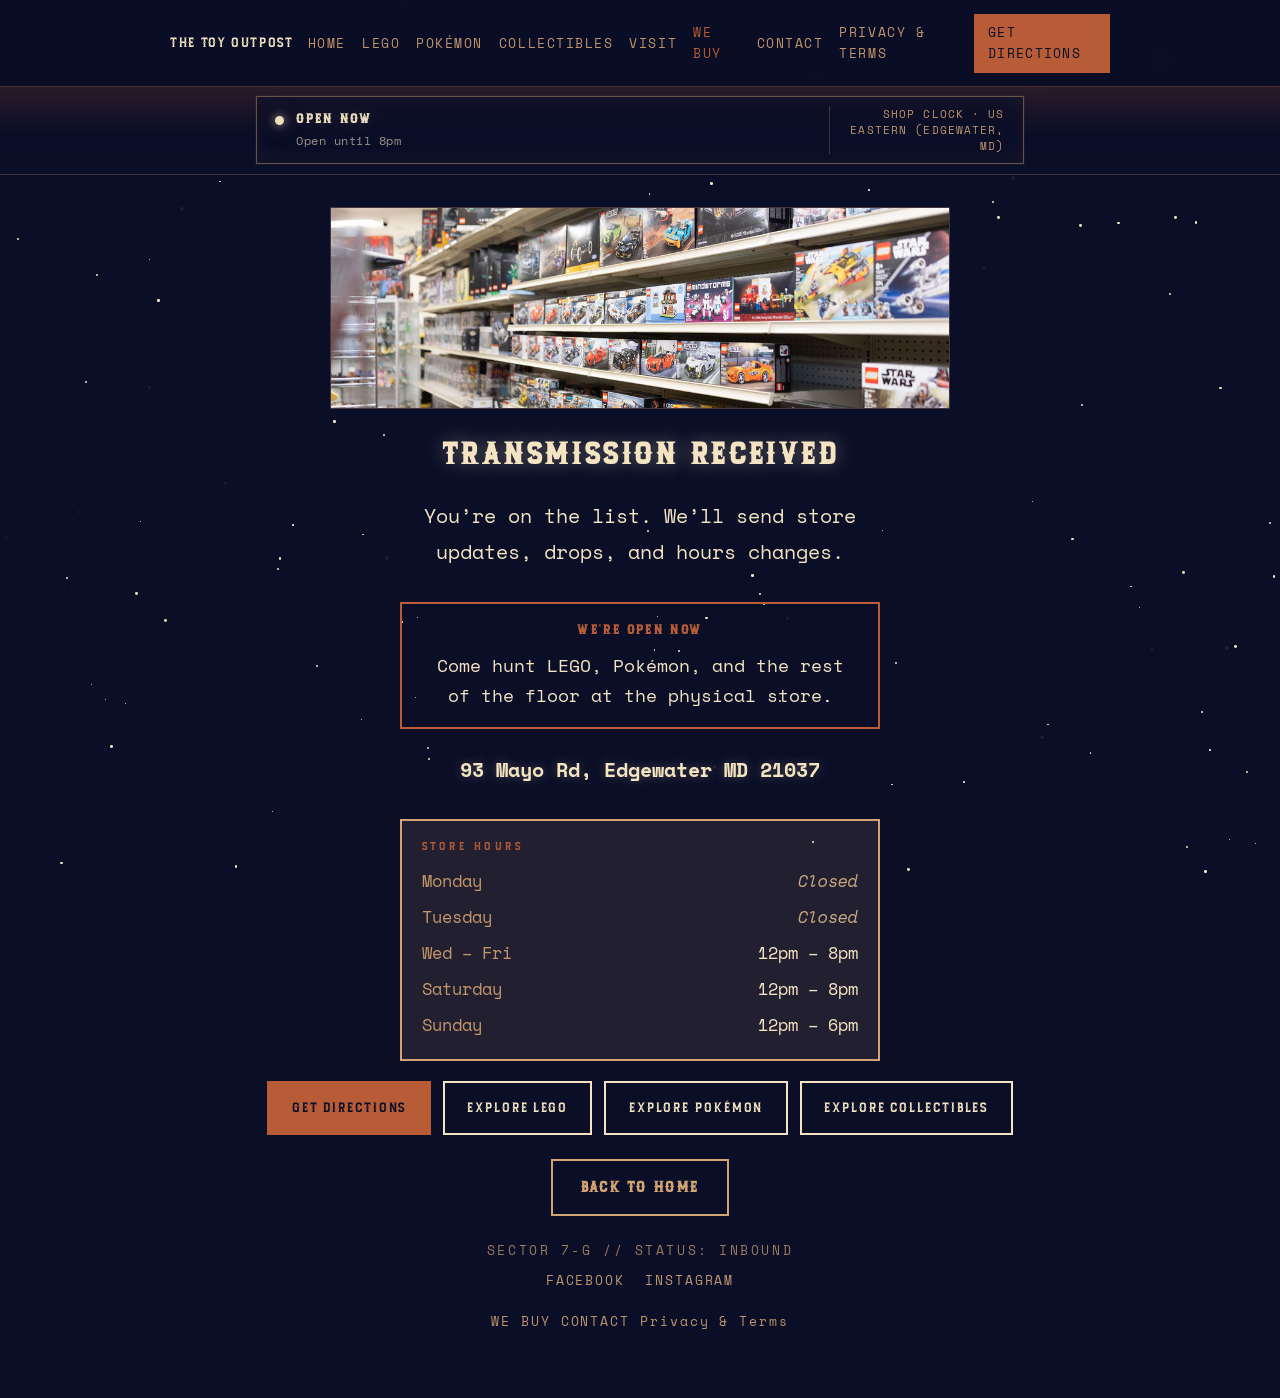
<file: thank-you.html>
<!DOCTYPE html>
<html lang="en">
<head>
    <meta charset="UTF-8">
    <meta name="viewport" content="width=device-width, initial-scale=1.0, viewport-fit=cover">
    <title>Thank you - The Toy Outpost</title>
    <link rel="icon" type="image/svg+xml" href="favicon.svg">
    <link rel="icon" type="image/png" href="favicon.png">
    <link href="https://fonts.googleapis.com/css2?family=Orbitron:wght@400;700;900&family=Space+Mono:wght@400;700&display=swap" rel="stylesheet">
    <style>
        * { margin: 0; padding: 0; box-sizing: border-box; }

        @font-face {
            font-family: 'Rustique';
            src: url('assets/fonts/Rustique-Regular.otf') format('opentype');
            font-weight: 400;
            font-style: normal;
            font-display: swap;
        }

        :root {
            --dust: #D4A373;
            --void: #0A0E27;
            --star: #F4E4C1;
            --rust: #B85C38;
            --text-secondary: rgba(212, 163, 115, 0.9);
            --text-muted: rgba(244, 228, 193, 0.94);
        }

        html {
            -webkit-text-size-adjust: 100%;
            text-size-adjust: 100%;
        }

        body {
            font-family: 'Space Mono', monospace;
            background: var(--void);
            color: var(--star);
            min-height: 100vh;
            position: relative;
            font-size: 1.0625rem;
            line-height: 1.65;
        }

        .stars {
            position: fixed;
            top: 0; left: 0;
            width: 100%; height: 100%;
            pointer-events: none;
        }

        .star {
            position: absolute;
            background: var(--star);
            border-radius: 50%;
            animation: twinkle 3s infinite;
        }

        @keyframes twinkle {
            0%, 100% { opacity: 0.3; }
            50% { opacity: 1; }
        }

        .dust-particle {
            position: absolute;
            background: var(--dust);
            opacity: 0.1;
            border-radius: 50%;
            animation: float 20s infinite;
        }

        @keyframes float {
            0%, 100% { transform: translate(0, 0); }
            25% { transform: translate(50px, -30px); }
            50% { transform: translate(-30px, 50px); }
            75% { transform: translate(20px, -40px); }
        }

        .container {
            position: relative;
            z-index: 10;
            min-height: 100vh;
            min-height: 100dvh;
            display: flex;
            flex-direction: column;
            justify-content: flex-start;
            align-items: center;
            padding: 2rem;
            padding-left: max(1.25rem, env(safe-area-inset-left));
            padding-right: max(1.25rem, env(safe-area-inset-right));
            padding-bottom: max(4rem, env(safe-area-inset-bottom));
            text-align: center;
        }

        .logo {
            margin-bottom: 1rem;
        }

        .logo img {
            display: block;
            max-width: min(90vw, 520px);
            height: auto;
            filter: drop-shadow(0 0 12px rgba(244, 228, 193, 0.6))
                    drop-shadow(0 0 28px rgba(212, 163, 115, 0.35))
                    drop-shadow(0 0 48px rgba(184, 92, 56, 0.2))
                    sepia(0.06) saturate(1.08);
        }

        .tagline {
            font-size: clamp(0.9rem, 2.1vw, 1.05rem);
            color: #e0bc8c;
            letter-spacing: 0.3em;
            text-transform: uppercase;
            margin-bottom: 0.8rem;
        
            font-family: 'Rustique', 'Orbitron', sans-serif;
        }

        .brand-intro {
            max-width: 760px;
            text-align: center;
            font-size: clamp(0.95rem, 2vw, 1.02rem);
            line-height: 1.75;
            color: var(--text-muted);
            margin-bottom: 2rem;
        }

        .brand-intro .highlight {
            color: var(--dust);
            font-weight: 700;
        }


        .thank-you-title {
            font-family: 'Rustique', 'Orbitron', sans-serif;
            font-size: clamp(1.35rem, 3.2vw, 1.9rem);
            font-weight: 700;
            letter-spacing: 0.15em;
            color: var(--star);
            text-transform: uppercase;
            margin-bottom: 1rem;
            text-shadow: 0 0 20px rgba(244, 228, 193, 0.4);
        }

        .thank-you-message {
            max-width: 520px;
            font-size: clamp(1.05rem, 2.4vw, 1.28rem);
            line-height: 1.8;
            color: var(--star);
            margin-bottom: 2rem;
        }

        .thank-you-message .highlight {
            color: var(--rust);
            font-weight: 700;
        }

        .visit-invite {
            padding: 1rem 1.5rem;
            border: 2px solid var(--rust);
            margin-bottom: 1.5rem;
            max-width: 480px;
        }

        .visit-invite .when {
            font-family: 'Rustique', 'Orbitron', sans-serif;
            font-size: 0.82rem;
            font-weight: 700;
            letter-spacing: 0.2em;
            color: var(--rust);
            text-transform: uppercase;
            margin-bottom: 0.5rem;
        }

        .visit-invite .copy {
            font-size: clamp(1rem, 2.1vw, 1.15rem);
            color: var(--star);
            line-height: 1.65;
        }

        .thank-you-address {
            font-size: clamp(1.05rem, 2.2vw, 1.28rem);
            font-weight: 700;
            margin-bottom: 2rem;
        }

        .thank-you-address a {
            color: var(--star);
            text-decoration: none;
            text-shadow: 0 0 12px rgba(244, 228, 193, 0.3);
        }

        .thank-you-address a:hover {
            text-decoration: underline;
            text-shadow: 0 0 16px rgba(244, 228, 193, 0.5);
        }

        .back-link {
            display: inline-block;
            padding: 0.9rem 1.75rem;
            border: 2px solid var(--dust);
            color: var(--dust);
            font-family: 'Rustique', 'Orbitron', sans-serif;
            font-size: 0.95rem;
            font-weight: 700;
            letter-spacing: 0.15em;
            text-transform: uppercase;
            text-decoration: none;
            transition: all 0.3s ease;
        }

        .back-link:hover {
            color: var(--void);
            background: var(--dust);
        }

        .footer-link {
            display: inline-block;
            margin-top: 1.25rem;
            font-size: 0.8rem;
            color: var(--text-secondary);
            letter-spacing: 0.15em;
            text-decoration: none;
            transition: color 0.2s ease;
        }

        .footer-link:hover {
            color: var(--dust);
        }

        .footer-contact-link {
            display: inline-block;
            margin-top: 0.6rem;
            font-size: 0.8rem;
            color: var(--text-secondary);
            letter-spacing: 0.15em;
            text-decoration: none;
            text-transform: uppercase;
            transition: color 0.2s ease;
        }

        .footer-contact-link:hover {
            color: var(--dust);
        }

        .secondary-link {
            display: inline-block;
            margin-top: 0.6rem;
            font-size: 0.8rem;
            color: var(--text-secondary);
            letter-spacing: 0.15em;
            text-decoration: none;
            transition: color 0.2s ease;
            text-transform: uppercase;
        }

        .secondary-link:hover {
            color: var(--dust);
        }

        .social-links {
            margin-top: 1rem;
            display: flex;
            justify-content: center;
            gap: 1.25rem;
            flex-wrap: wrap;
        }

        .social-links a {
            font-size: 0.8rem;
            color: var(--text-secondary);
            letter-spacing: 0.15em;
            text-decoration: none;
            text-transform: uppercase;
            transition: color 0.2s ease;
        }

        .social-links a:hover {
            color: var(--dust);
        }

        .footer-info {
            margin-top: 1.5rem;
            text-align: center;
            opacity: 1;
        }

        .coordinates {
            font-family: 'Space Mono', monospace;
            font-size: 0.8rem;
            color: rgba(212, 163, 115, 0.72);
            letter-spacing: 0.2em;
        }

        .social-links {
            margin-top: 0.5rem;
        }

        .site-header {
            position: sticky;
            top: 0;
            z-index: 30;
            backdrop-filter: blur(8px);
            background: rgba(10, 14, 39, 0.82);
            border-bottom: 1px solid rgba(212, 163, 115, 0.25);
        }

        .site-nav {
            position: relative;
            max-width: 980px;
            margin: 0 auto;
            padding: 0.85rem 1.25rem;
            padding-left: max(1.25rem, env(safe-area-inset-left));
            padding-right: max(1.25rem, env(safe-area-inset-right));
            display: flex;
            align-items: center;
            justify-content: space-between;
            gap: 0.9rem;
        }

        .nav-brand {
            font-family: 'Rustique', 'Orbitron', sans-serif;
            color: var(--star);
            text-decoration: none;
            font-size: 0.85rem;
            letter-spacing: 0.12em;
            text-transform: uppercase;
            white-space: nowrap;
        }

        .nav-links {
            display: flex;
            align-items: center;
            gap: 1rem;
        }

        .nav-links a {
            color: var(--text-secondary);
            text-decoration: none;
            font-size: 0.8rem;
            letter-spacing: 0.12em;
            text-transform: uppercase;
            transition: color 0.2s ease;
        }

        .nav-links a:hover {
            color: var(--star);
        }

        .nav-cta {
            color: var(--void) !important;
            background: var(--rust);
            border: 2px solid var(--rust);
            padding: 0.4rem 0.75rem;
            letter-spacing: 0.1em !important;
        }
        .nav-cta:hover {
            background: #c96a42;
            color: var(--void) !important;
        }
        .nav-links a.nav-buy { color: var(--rust); }
        .nav-links a.nav-buy:hover,
        .nav-links a.nav-buy[aria-current="page"] { color: #e08a62; }
        .page-banner {
            width: 100%;
            max-width: 620px;
            margin: 0 auto 1.35rem;
            overflow: hidden;
            border: 1px solid rgba(212, 163, 115, 0.28);
        }
        .page-banner img {
            width: 100%;
            height: 200px;
            object-fit: cover;
            display: block;
        }
        .hours-strip {
            width: 100%;
            max-width: 480px;
            margin: 0 auto 1.25rem;
            padding: 1rem 1.25rem;
            border: 2px solid var(--dust);
            background: rgba(212, 163, 115, 0.12);
            text-align: left;
        }
        .hours-strip .find-us {
            font-family: 'Rustique', 'Orbitron', sans-serif;
            font-size: 0.72rem;
            letter-spacing: 0.3em;
            color: var(--rust);
            text-transform: uppercase;
            display: block;
            margin-bottom: 0.45rem;
        }
        .hours-table { width: 100%; border-collapse: collapse; }
        .hours-table th { text-align: left; padding: 0.25rem 0; font-weight: 400; color: var(--text-secondary); }
        .hours-table td { text-align: right; padding: 0.25rem 0; }
        .hours-table .closed { color: #c9a882; font-style: italic; }
        .hours-note { color: rgba(212, 163, 115, 0.88); font-size: 0.82rem; }
        .visually-hidden {
            position: absolute;
            width: 1px;
            height: 1px;
            overflow: hidden;
            clip: rect(0, 0, 0, 0);
            white-space: nowrap;
            border: 0;
        }
        .page-actions {
            display: flex;
            flex-wrap: wrap;
            gap: 0.75rem;
            justify-content: center;
            margin: 0 0 1.5rem;
        }
        .btn {
            display: inline-flex;
            align-items: center;
            justify-content: center;
            padding: 0.85rem 1.4rem;
            min-height: 48px;
            border: 2px solid var(--rust);
            font-family: 'Rustique', 'Orbitron', sans-serif;
            font-size: 0.85rem;
            letter-spacing: 0.14em;
            text-transform: uppercase;
            text-decoration: none;
        }
        .btn-primary { background: var(--rust); color: var(--void); }
        .btn-secondary { background: transparent; color: var(--star); border-color: var(--star); }
        .sticky-directions { display: none; }

        .nav-toggle {
            display: none;
            border: 1px solid rgba(212, 163, 115, 0.45);
            background: transparent;
            color: var(--dust);
            padding: 0.35rem 0.55rem;
            font-size: 1rem;
            line-height: 1;
            cursor: pointer;
        }

        @media (max-width: 768px) {
            .nav-toggle {
                display: inline-flex;
                align-items: center;
                justify-content: center;
            }

            .nav-links {
                display: none;
                position: absolute;
                z-index: 40;
                top: calc(100% + 0.45rem);
                left: max(1.25rem, env(safe-area-inset-left));
                right: max(1.25rem, env(safe-area-inset-right));
                flex-direction: column;
                align-items: flex-start;
                gap: 0.7rem;
                padding: 0.9rem;
                background: rgba(10, 14, 39, 0.96);
                border: 1px solid rgba(212, 163, 115, 0.35);
            }

            .nav-links.open {
                display: flex;
            }

            .nav-links a {
                width: 100%;
                font-size: 0.875rem;
                padding: 0.2rem 0;
            }

            .nav-cta {
                width: auto;
                text-align: center;
            }

            .sticky-directions {
                display: flex;
                position: fixed;
                left: 0;
                right: 0;
                bottom: 0;
                z-index: 50;
                gap: 0.65rem;
                align-items: center;
                justify-content: space-between;
                padding: 0.7rem 1rem max(0.7rem, env(safe-area-inset-bottom));
                background: rgba(10, 14, 39, 0.96);
                border-top: 1px solid rgba(212, 163, 115, 0.35);
            }

            .container {
                padding-bottom: max(6rem, calc(4.5rem + env(safe-area-inset-bottom)));
            }
        }

        @media (max-width: 430px) {
            .tagline {
                font-size: 0.92rem;
            }
            .brand-intro {
                font-size: 0.98rem;
            }
            .thank-you-title {
                font-size: clamp(1.28rem, 6.5vw, 1.65rem);
            }
            .thank-you-message {
                font-size: 1.05rem;
            }
        }

    </style>
    <link rel="stylesheet" href="assets/store-status.css">

</head>
<body>

    <header class="site-header">
        <nav class="site-nav" aria-label="Main">
            <a href="/" class="nav-brand">The Toy Outpost</a>
            <button class="nav-toggle" type="button" aria-expanded="false" aria-controls="main-nav-links" aria-label="Toggle navigation">&#9776;</button>
            <div class="nav-links" id="main-nav-links">
                <a href="/">Home</a>
                <a href="/lego.html">LEGO</a>
                <a href="/pokemon.html">Pokémon</a>
                <a href="/collectibles.html">Collectibles</a>
                <a href="/visit.html">Visit</a>
                <a class="nav-buy" href="/sell-your-toys.html">We Buy</a>
                <a href="/contact.html">Contact</a>
                <a href="/privacy-and-terms.html">Privacy &amp; Terms</a>
                <a class="nav-cta" href="/visit.html">Get Directions</a>
            </div>
        </nav>
        <div class="site-ops-bar" role="region" aria-label="Store open status">
            <div class="site-ops-inner">
                <p class="store-status" id="store-status" data-open="false" role="status" aria-live="polite" aria-atomic="true">
                    <span class="store-status-primary">
                        <span class="store-status-dot" aria-hidden="true"></span>
                        <span class="store-status-lines">
                            <span class="store-status-main" id="store-status-main">…</span>
                            <span class="store-status-hint" id="store-status-hint"></span>
                        </span>
                    </span>
                    <span class="store-status-tz">Shop clock · US Eastern (Edgewater, MD)</span>
                </p>
            </div>
        </div>
    </header>
    <div class="stars" id="starfield"></div>

    <div class="container">
        <div class="page-banner">
            <img src="assets/store/hero-lego-aisle.jpg" width="1024" height="683" alt="The LEGO aisle at The Toy Outpost in Edgewater, Maryland.">
        </div>
        <h1 class="thank-you-title">Transmission received</h1>
        <p class="thank-you-message">
            You’re on the list. We’ll send store updates, drops, and hours changes.
        </p>

        <div class="visit-invite">
            <div class="when">We’re open now</div>
            <p class="copy">Come hunt LEGO, Pokémon, and the rest of the floor at the physical store.</p>
        </div>

        <div class="thank-you-address">
            <a href="https://www.google.com/maps/search/?api=1&query=93+Mayo+Rd+Edgewater+MD+21037" target="_blank" rel="noopener noreferrer">93 Mayo Rd, Edgewater MD 21037</a>
        </div>

        <div class="hours-strip" id="store-hours">
            <span class="find-us">Store hours</span>
            <table class="hours-table">
                <caption class="visually-hidden">Store hours for The Toy Outpost</caption>
                <tbody>
                    <tr><th scope="row">Monday</th><td class="closed">Closed<span id="hours-note-wd-1" class="hours-note" hidden></span></td></tr>
                    <tr><th scope="row">Tuesday</th><td class="closed">Closed<span id="hours-note-wd-2" class="hours-note" hidden></span></td></tr>
                    <tr><th scope="row">Wed – Fri</th><td>12pm – 8pm<span id="hours-note-wd-345" class="hours-note" hidden></span></td></tr>
                    <tr><th scope="row">Saturday</th><td>12pm – 8pm<span id="hours-note-wd-6" class="hours-note" hidden></span></td></tr>
                    <tr><th scope="row">Sunday</th><td>12pm – 6pm<span id="hours-note-wd-0" class="hours-note" hidden></span></td></tr>
                </tbody>
            </table>
        </div>
        <div class="page-actions">
            <a class="btn btn-primary" href="/visit.html">Get Directions</a>
            <a class="btn btn-secondary" href="/lego.html">Explore LEGO</a>
            <a class="btn btn-secondary" href="/pokemon.html">Explore Pokémon</a>
            <a class="btn btn-secondary" href="/collectibles.html">Explore Collectibles</a>
        </div>

        <a href="/" class="back-link">Back to home</a>
        <div class="footer-info">
            <div class="coordinates">SECTOR 7-G // STATUS: INBOUND</div>
            <nav class="social-links" aria-label="Social media">
                <a href="https://www.facebook.com/toyoutpostco" target="_blank" rel="noopener noreferrer">Facebook</a>
                <a href="https://www.instagram.com/toyoutpostco" target="_blank" rel="noopener noreferrer">Instagram</a>
            </nav>
            <a href="/sell-your-toys.html" class="secondary-link">We Buy</a>
            <a href="/contact.html" class="footer-contact-link">Contact</a>
            <a href="/privacy-and-terms.html" class="footer-link">Privacy &amp; Terms</a>
        </div>
    </div>

    <div class="sticky-directions">
        <a class="btn btn-primary" href="/visit.html">Get Directions</a>
        <a class="btn btn-secondary" href="#store-hours">Hours</a>
    </div>

    <script defer src="assets/store-schedule.js"></script>
    <script>

        const navToggle = document.querySelector('.nav-toggle');
        const navLinks = document.querySelector('.nav-links');
        if (navToggle && navLinks) {
            navToggle.addEventListener('click', () => {
                const expanded = navToggle.getAttribute('aria-expanded') === 'true';
                navToggle.setAttribute('aria-expanded', String(!expanded));
                navLinks.classList.toggle('open');
            });
            navLinks.querySelectorAll('a').forEach((link) => {
                link.addEventListener('click', () => {
                    navLinks.classList.remove('open');
                    navToggle.setAttribute('aria-expanded', 'false');
                });
            });
        }

        const starfield = document.getElementById('starfield');
        for (let i = 0; i < 100; i++) {
            const star = document.createElement('div');
            star.className = 'star';
            star.style.width = star.style.height = (Math.random() * 2 + 1) + 'px';
            star.style.left = Math.random() * 100 + '%';
            star.style.top = Math.random() * 100 + '%';
            star.style.animationDelay = Math.random() * 3 + 's';
            starfield.appendChild(star);
        }
        for (let i = 0; i < 30; i++) {
            const dust = document.createElement('div');
            dust.className = 'dust-particle';
            dust.style.width = dust.style.height = (Math.random() * 3 + 1) + 'px';
            dust.style.left = Math.random() * 100 + '%';
            dust.style.top = Math.random() * 100 + '%';
            dust.style.animationDelay = Math.random() * 20 + 's';
            dust.style.animationDuration = (Math.random() * 10 + 15) + 's';
            starfield.appendChild(dust);
        }
    </script>
</body>
</html>
</file>
<file: assets/store-status.css>
/* Shared shop-clock / open-status bar. Keep markup and this file in sync across pages. */

.site-ops-bar {
    border-top: 1px solid rgba(184, 92, 56, 0.4);
    background: linear-gradient(
        180deg,
        rgba(184, 92, 56, 0.18) 0%,
        rgba(10, 14, 39, 0.97) 55%,
        rgba(10, 14, 39, 1) 100%
    );
    padding: 0.55rem max(1.25rem, env(safe-area-inset-left)) 0.6rem max(1.25rem, env(safe-area-inset-right));
}

.site-ops-inner {
    width: 100%;
    max-width: 1100px;
    margin: 0 auto;
    display: flex;
    justify-content: center;
    align-items: center;
}

.store-status {
    display: flex;
    flex-direction: column;
    align-items: stretch;
    gap: 0.45rem;
    width: 100%;
    max-width: 36rem;
    margin: 0;
    padding: 0.55rem 1rem 0.5rem 1rem;
    border: 1px solid rgba(212, 163, 115, 0.45);
    background: rgba(10, 14, 39, 0.75);
    box-shadow:
        0 0 0 1px rgba(244, 228, 193, 0.04),
        inset 0 0 24px rgba(212, 163, 115, 0.06);
    text-align: left;
}

.store-status-primary {
    display: flex;
    align-items: flex-start;
    gap: 0.75rem;
    min-width: 0;
}

.store-status-dot {
    width: 9px;
    height: 9px;
    border-radius: 50%;
    margin-top: 0.32rem;
    flex-shrink: 0;
    background: rgba(184, 92, 56, 0.55);
    box-shadow: inset 0 0 8px rgba(10, 14, 39, 0.65);
    transition: background 0.5s ease, box-shadow 0.5s ease;
}

.store-status[data-open="true"] .store-status-dot {
    background: rgba(244, 228, 193, 0.98);
    box-shadow:
        0 0 10px rgba(244, 228, 193, 0.65),
        0 0 22px rgba(212, 163, 115, 0.45),
        0 0 38px rgba(184, 92, 56, 0.25);
    animation: statusBeacon 4.5s ease-in-out infinite;
}

.store-status[data-open="false"] .store-status-dot {
    animation: none;
}

@keyframes statusBeacon {
    0%, 100% {
        opacity: 0.8;
        transform: scale(1);
        filter: brightness(0.95);
    }
    50% {
        opacity: 1;
        transform: scale(1.14);
        filter: brightness(1.1);
    }
}

@media (prefers-reduced-motion: reduce) {
    .store-status[data-open="true"] .store-status-dot {
        animation: none;
    }
}

.store-status-lines {
    display: flex;
    flex-direction: column;
    gap: 0.2rem;
    min-width: 0;
    flex: 1;
}

.store-status-main {
    font-family: 'Rustique', 'Orbitron', sans-serif;
    font-size: clamp(0.75rem, 1.9vw, 0.82rem);
    font-weight: 700;
    letter-spacing: 0.2em;
    text-transform: uppercase;
    color: #c9a882;
    line-height: 1.35;
    transition: color 0.45s ease;
}

.store-status[data-open="true"] .store-status-main {
    color: rgba(244, 228, 193, 0.95);
    text-shadow: 0 0 18px rgba(244, 228, 193, 0.2);
}

.store-status-hint {
    font-family: 'Space Mono', monospace;
    font-size: clamp(0.7rem, 1.75vw, 0.78rem);
    letter-spacing: 0.04em;
    color: rgba(244, 228, 193, 0.72);
    line-height: 1.4;
    transition: color 0.45s ease;
}

.store-status[data-open="true"] .store-status-hint {
    color: rgba(244, 228, 193, 0.62);
}

.store-status[data-open="false"] .store-status-hint:not(:empty) {
    color: rgba(244, 228, 193, 0.78);
}

.store-status-hint:empty {
    display: none;
}

.store-status-tz {
    font-family: 'Space Mono', monospace;
    font-size: clamp(0.62rem, 1.55vw, 0.7rem);
    letter-spacing: 0.1em;
    text-transform: uppercase;
    color: var(--text-secondary);
    text-align: center;
    padding-top: 0.4rem;
    border-top: 1px solid rgba(212, 163, 115, 0.22);
    line-height: 1.45;
}

@media (min-width: 640px) {
    .store-status {
        flex-direction: row;
        align-items: center;
        flex-wrap: nowrap;
        max-width: 48rem;
        padding: 0.55rem 1.15rem;
        gap: 0;
    }

    .store-status-primary {
        align-items: flex-start;
        flex: 1;
        min-width: 0;
    }

    .store-status-tz {
        flex: 0 0 auto;
        max-width: 11rem;
        margin-left: 1rem;
        padding-top: 0;
        padding-left: 1rem;
        border-top: none;
        border-left: 1px solid rgba(212, 163, 115, 0.25);
        text-align: right;
    }
}

@media (max-width: 430px) {
    .store-status-main {
        letter-spacing: 0.16em;
    }

    .store-status-hint {
        font-size: 0.7rem;
    }

    .store-status-tz {
        font-size: 0.65rem;
    }
}
</file>
